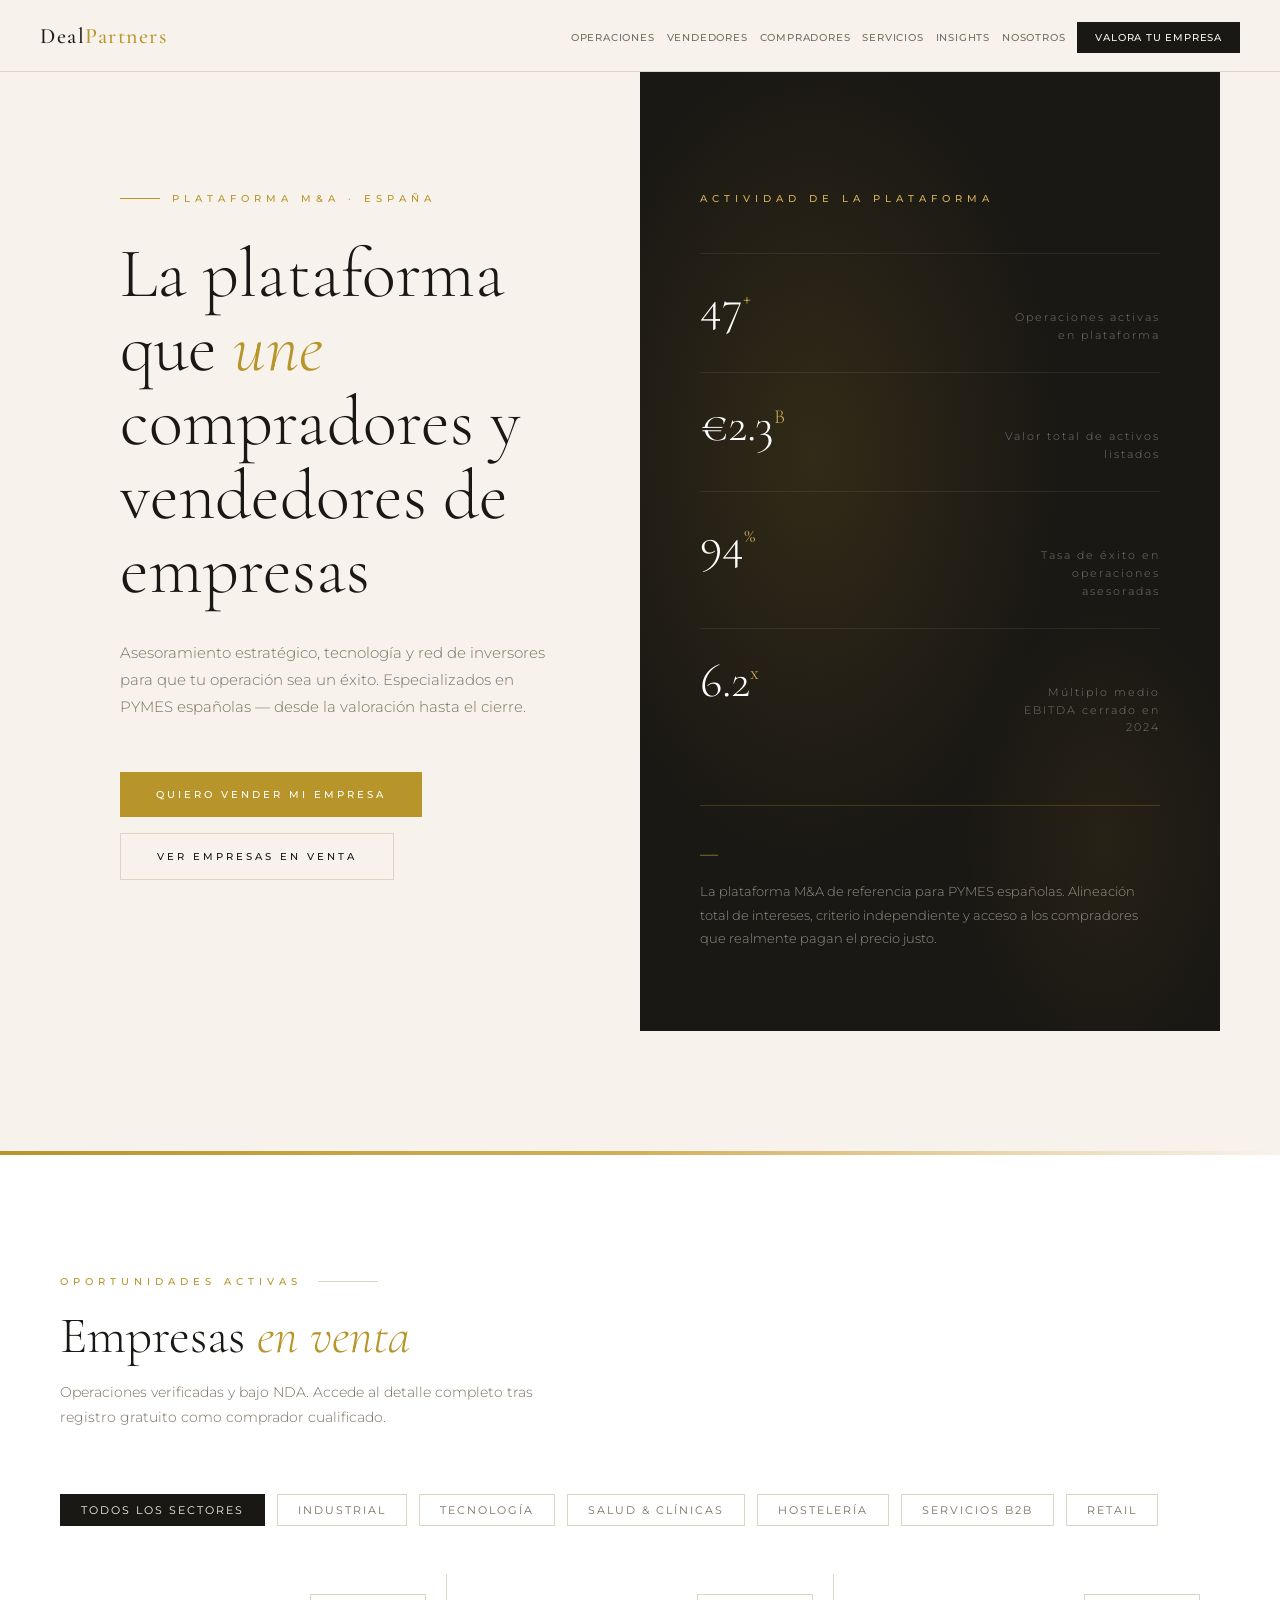
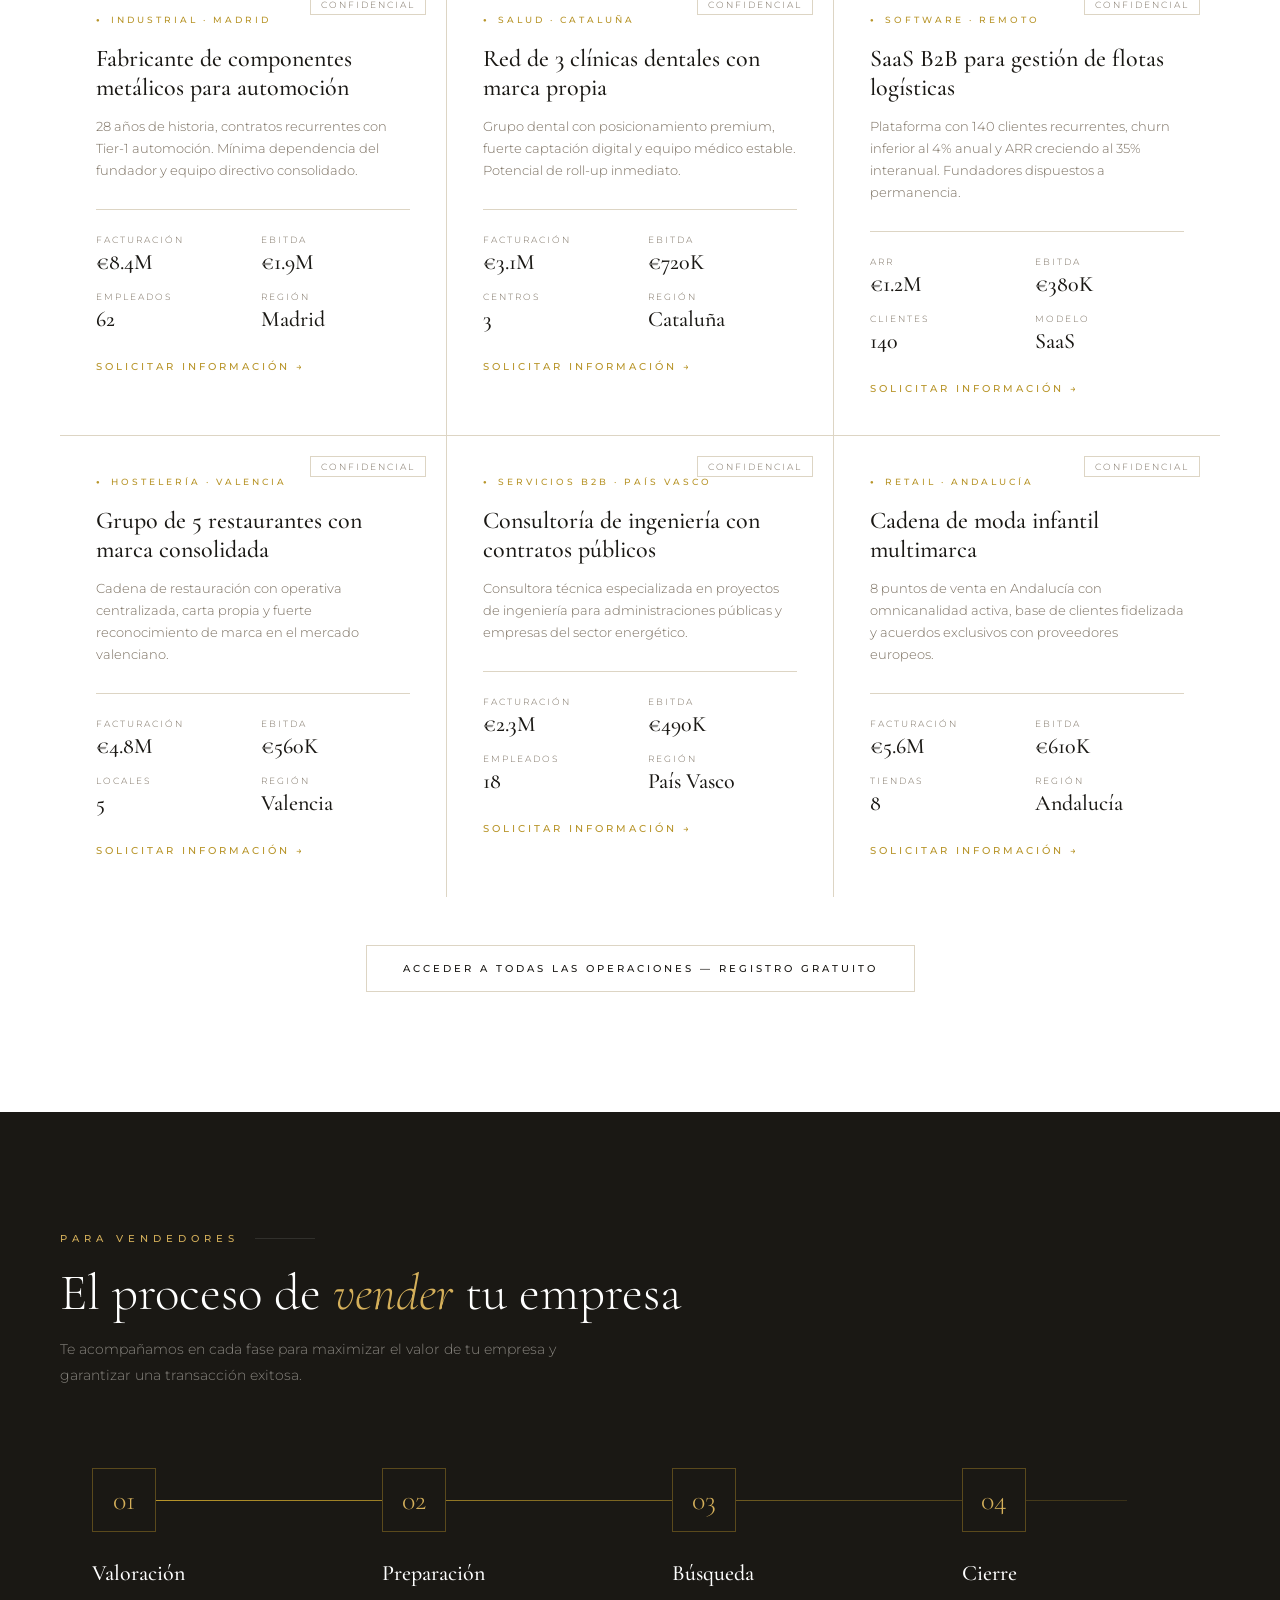
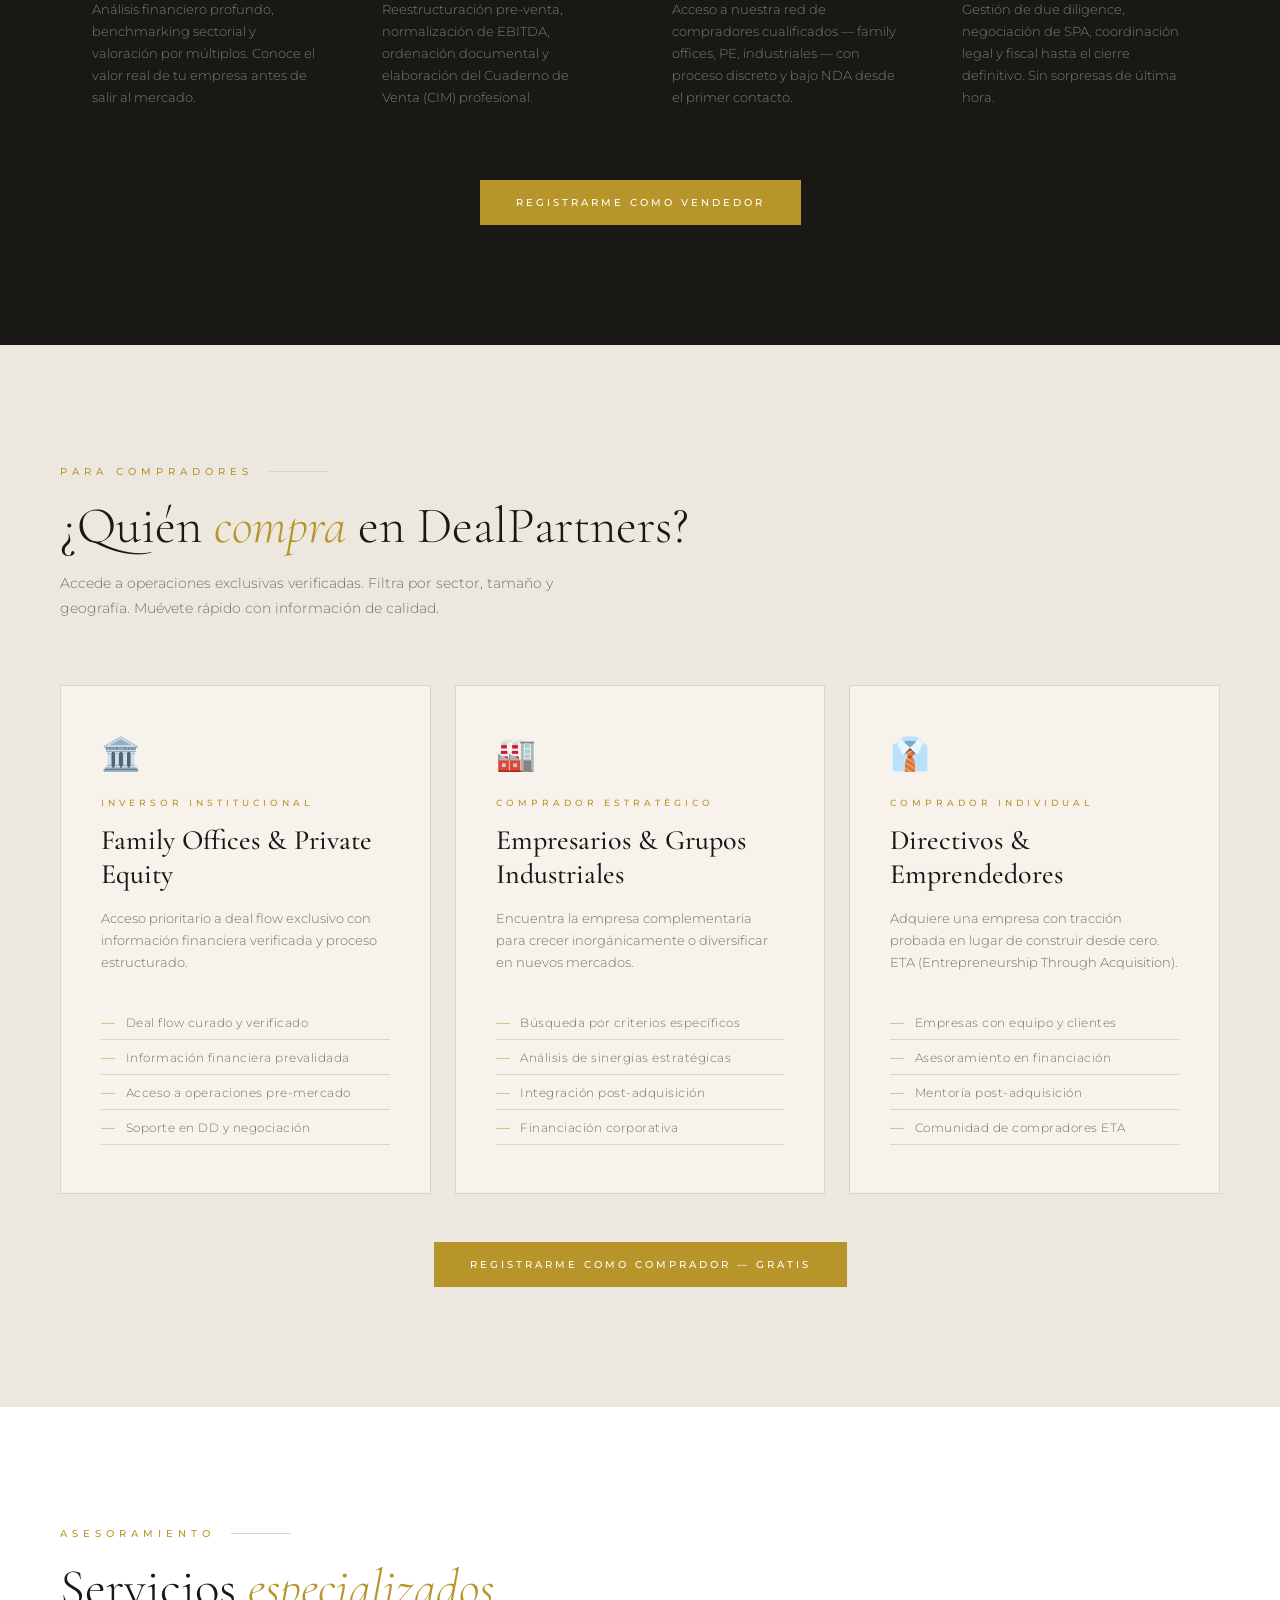
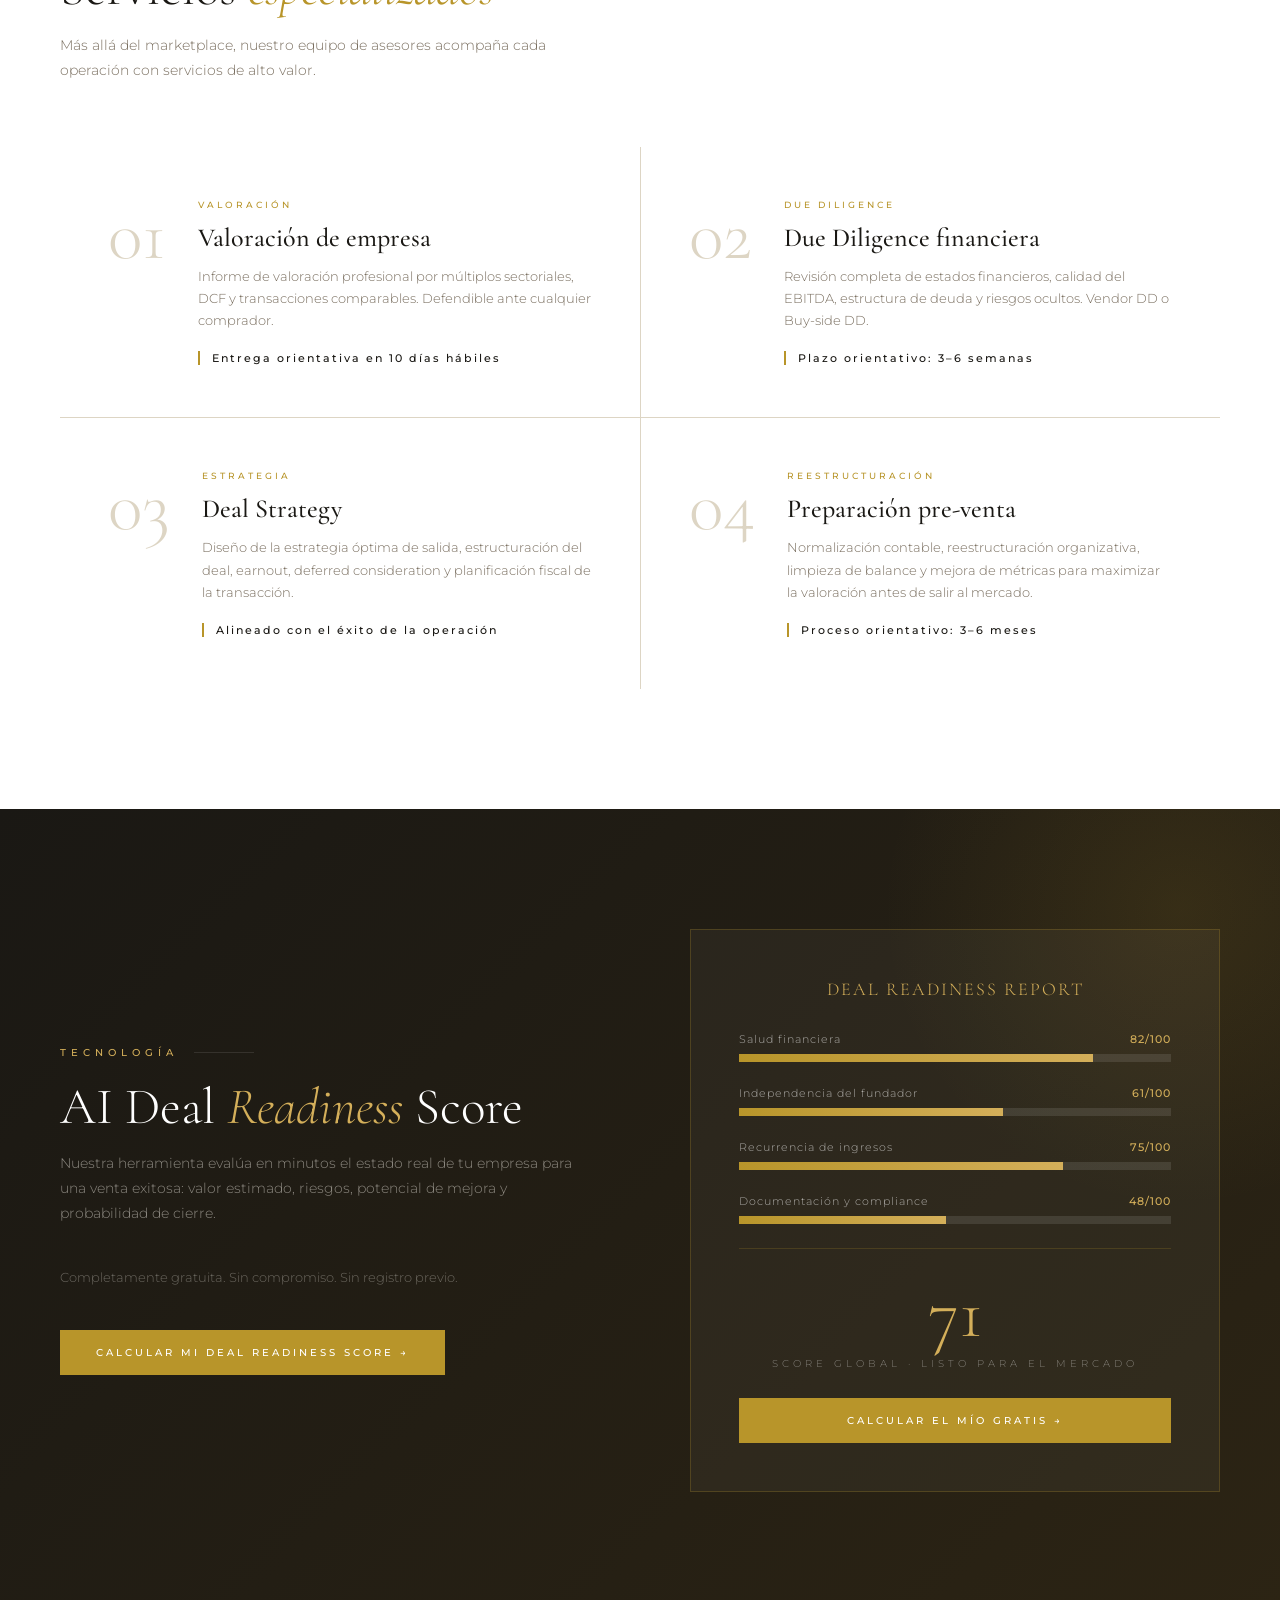
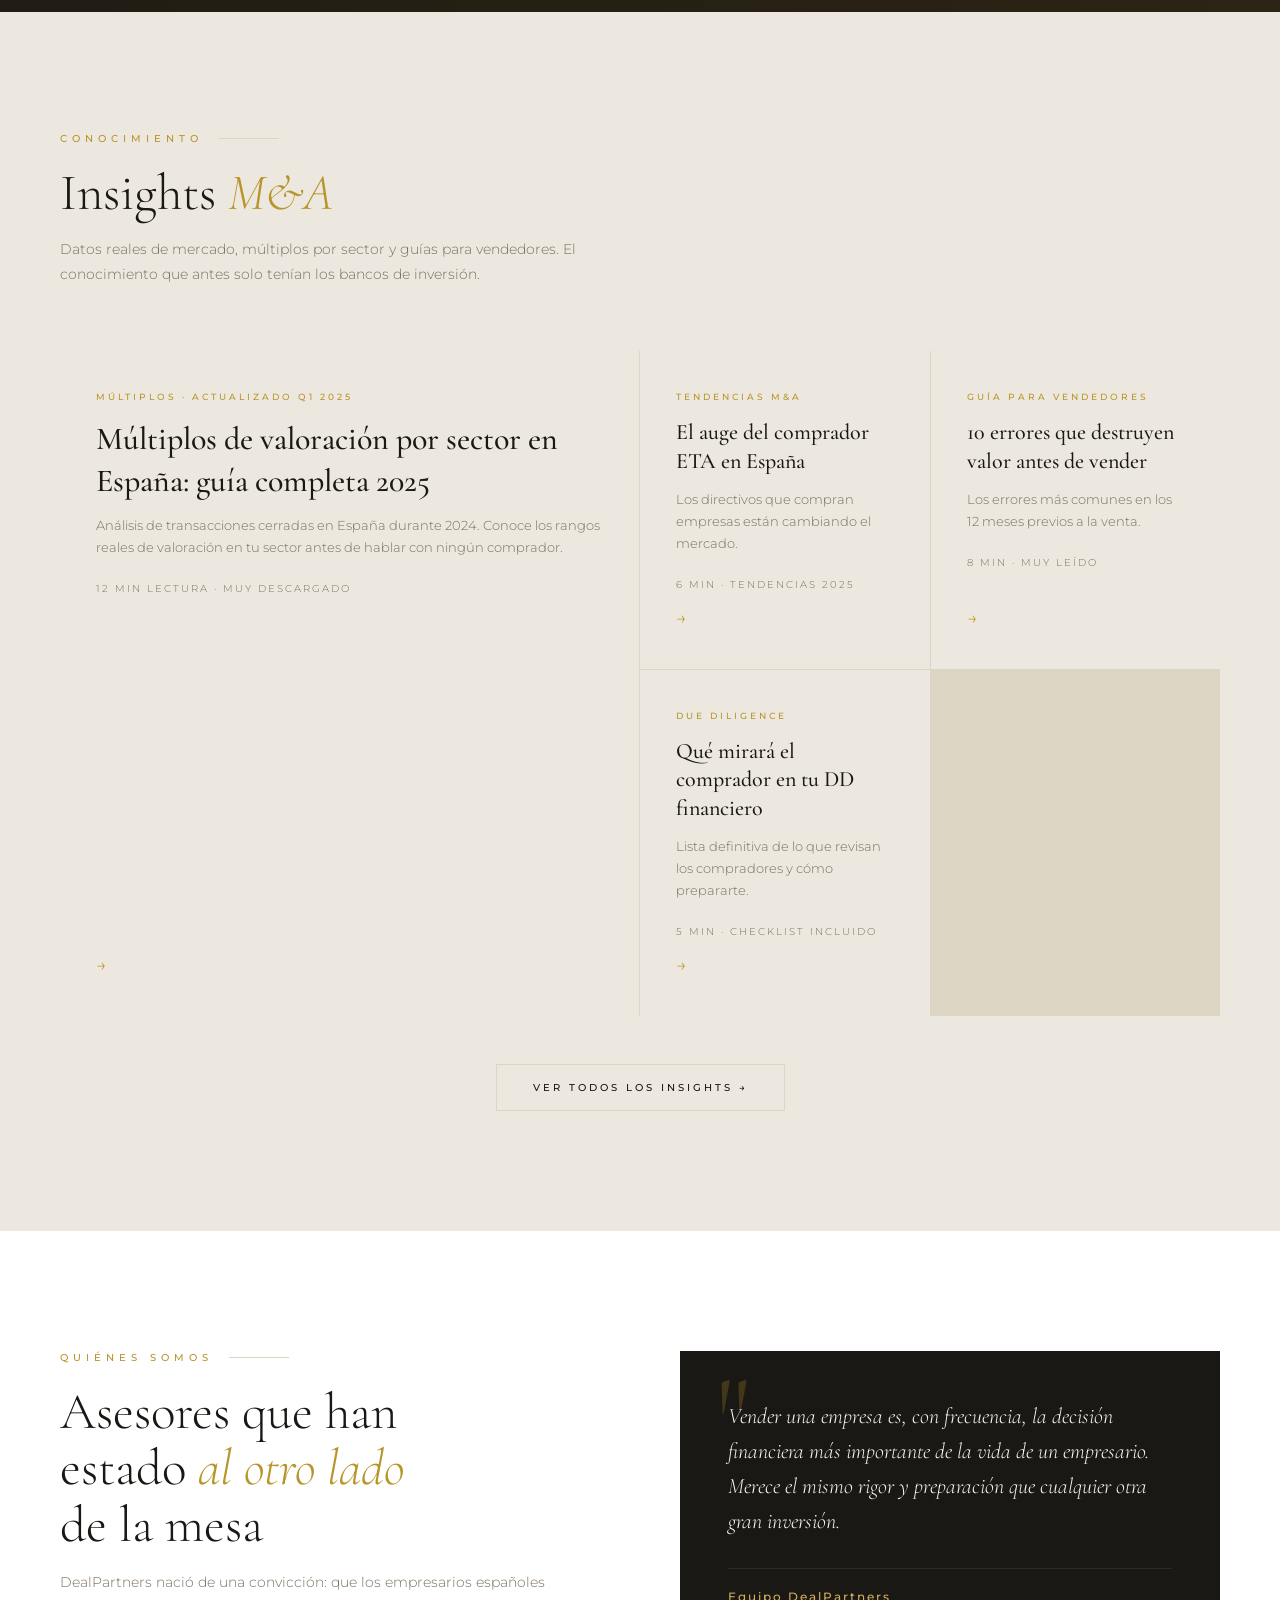
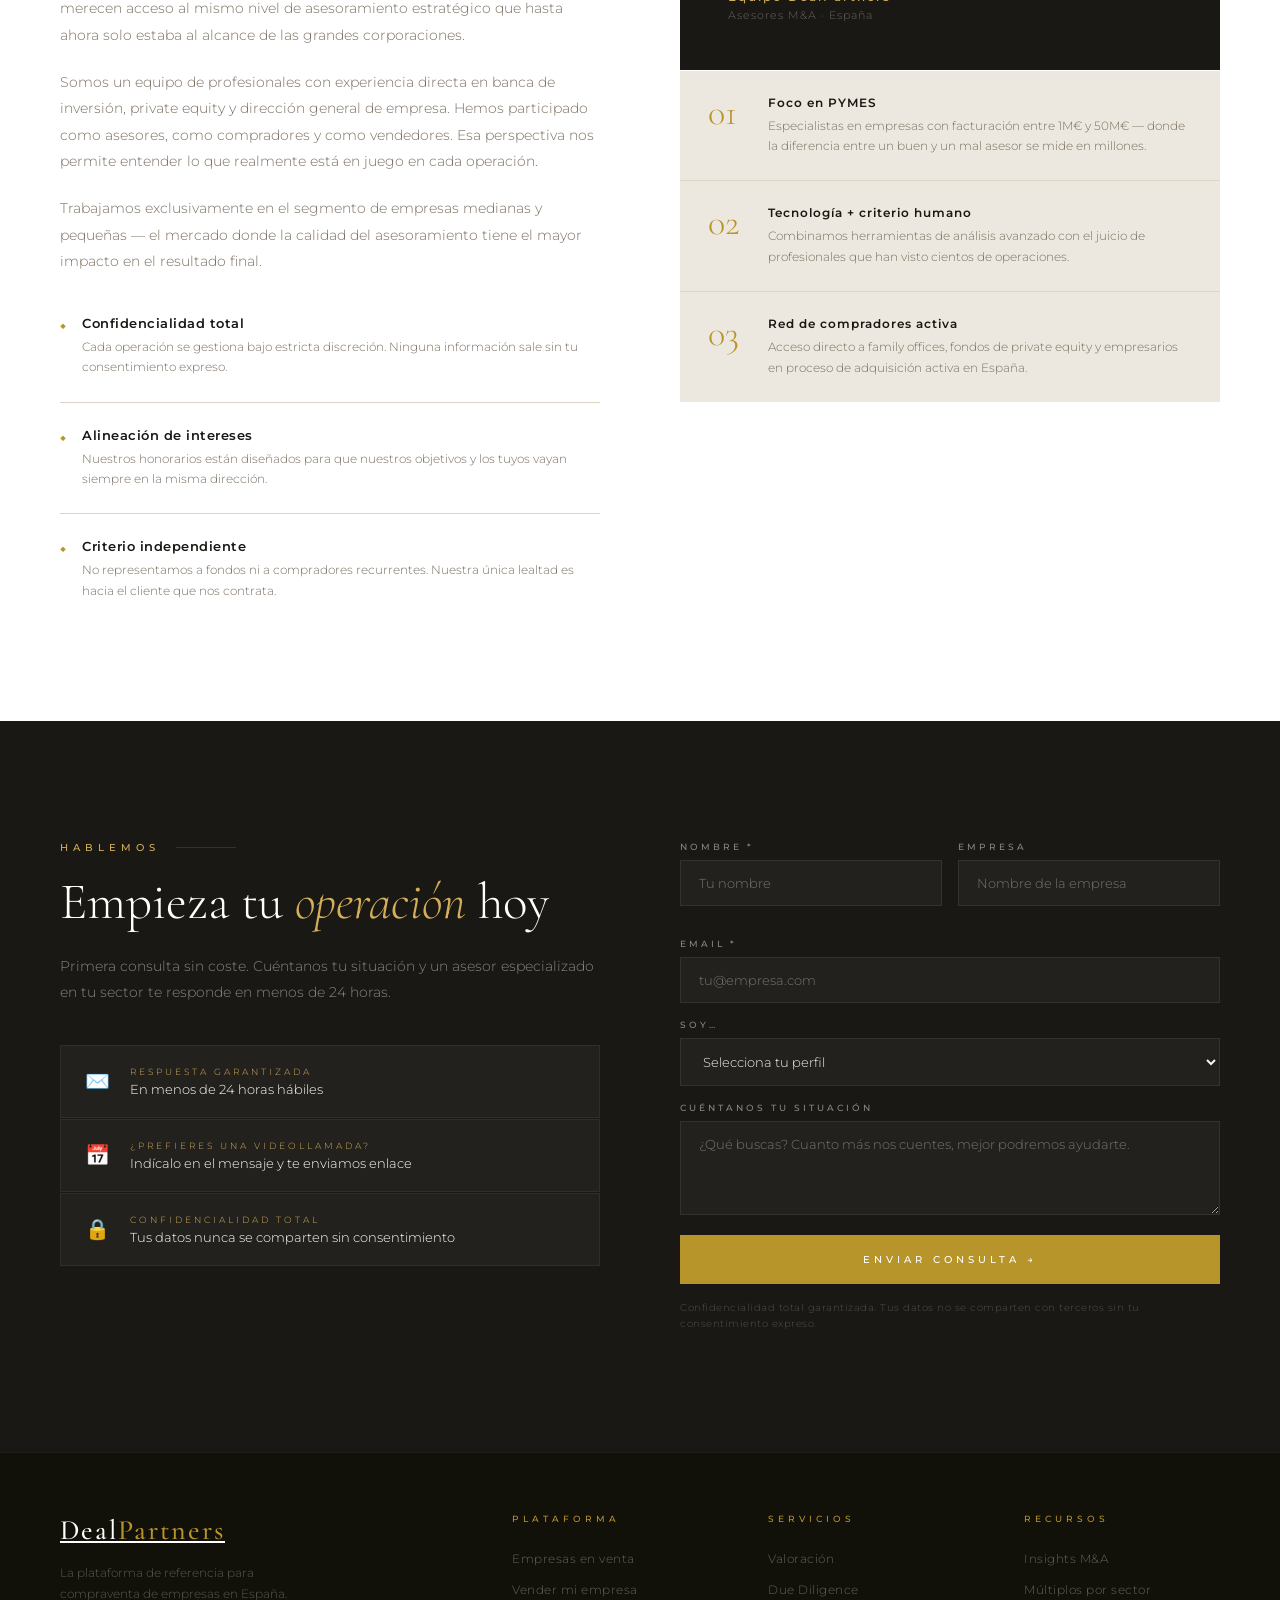
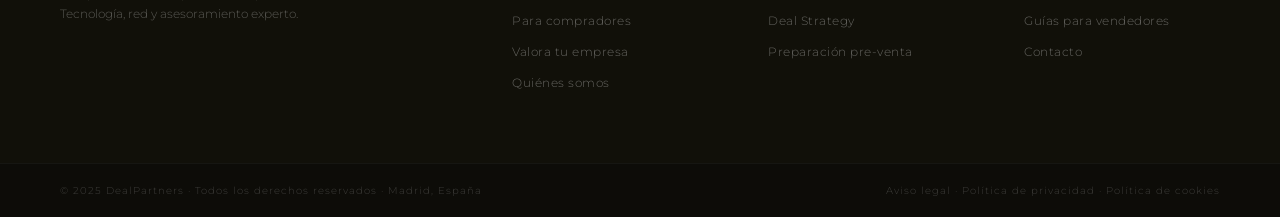
<file: index.html>
<!DOCTYPE html>
<html lang="es">
<head>
  <meta charset="UTF-8">
  <meta name="viewport" content="width=device-width, initial-scale=1.0">
  <title>DealPartners — Plataforma M&A para empresas españolas</title>
  <meta name="description" content="La plataforma que conecta compradores y vendedores de empresas con asesoramiento estratégico. Deal Strategy, Valoración, Due Diligence y más.">
  <link rel="stylesheet" href="style.css">
</head>
<body>

<nav id="navbar">
  <a href="index.html" class="nav-logo">Deal<span>Partners</span></a>
  <ul class="nav-links">
    <li><a href="#marketplace">Operaciones</a></li>
    <li><a href="#vender">Vendedores</a></li>
    <li><a href="#comprar">Compradores</a></li>
    <li><a href="#servicios">Servicios</a></li>
    <li><a href="#insights">Insights</a></li>
    <li><a href="#nosotros">Nosotros</a></li>
    <li><a href="deal-readiness-score.html" class="nav-cta">Valora tu empresa</a></li>
  </ul>
</nav>

<section class="hero">
  <div class="hero-left">
    <div class="hero-eyebrow">Plataforma M&A · España</div>
    <h1>La plataforma que <em>une</em> compradores y vendedores de empresas</h1>
    <p class="hero-sub">Asesoramiento estratégico, tecnología y red de inversores para que tu operación sea un éxito. Especializados en PYMES españolas — desde la valoración hasta el cierre.</p>
    <div class="hero-actions">
      <a href="registro.html" class="btn-gold">Quiero vender mi empresa</a>
      <a href="#marketplace" class="btn-outline">Ver empresas en venta</a>
    </div>
  </div>
  <div class="hero-right">
    <div class="hero-stats">
      <div class="hero-stats-title">Actividad de la plataforma</div>
      <div class="stat-row">
        <div class="stat-num">47<sup>+</sup></div>
        <div class="stat-label">Operaciones activas en plataforma</div>
      </div>
      <div class="stat-row">
        <div class="stat-num">€2.3<sup>B</sup></div>
        <div class="stat-label">Valor total de activos listados</div>
      </div>
      <div class="stat-row">
        <div class="stat-num">94<sup>%</sup></div>
        <div class="stat-label">Tasa de éxito en operaciones asesoradas</div>
      </div>
      <div class="stat-row">
        <div class="stat-num">6.2<sup>x</sup></div>
        <div class="stat-label">Múltiplo medio EBITDA cerrado en 2024</div>
      </div>
      <div class="hero-claim">
        <span class="hero-claim-mark">—</span>
        La plataforma M&A de referencia para PYMES españolas. Alineación total de intereses, criterio independiente y acceso a los compradores que realmente pagan el precio justo.
      </div>
    </div>
  </div>
</section>

<div class="divider-gold"></div>

<!-- MARKETPLACE -->
<section class="marketplace" id="marketplace">
  <div class="reveal">
    <div class="section-label">Oportunidades activas</div>
    <h2 class="section-title">Empresas <em>en venta</em></h2>
    <p class="section-sub">Operaciones verificadas y bajo NDA. Accede al detalle completo tras registro gratuito como comprador cualificado.</p>
  </div>

  <div class="filters reveal">
    <button class="filter-btn active" data-filter="all">Todos los sectores</button>
    <button class="filter-btn" data-filter="industrial">Industrial</button>
    <button class="filter-btn" data-filter="tecnologia">Tecnología</button>
    <button class="filter-btn" data-filter="salud">Salud &amp; Clínicas</button>
    <button class="filter-btn" data-filter="hosteleria">Hostelería</button>
    <button class="filter-btn" data-filter="servicios-b2b">Servicios B2B</button>
    <button class="filter-btn" data-filter="retail">Retail</button>
  </div>

  <div class="listings-grid" id="listingsGrid">
    <div class="listing-card" data-sector="industrial">
      <div class="listing-confidential">Confidencial</div>
      <div class="listing-tag">Industrial · Madrid</div>
      <div class="listing-name">Fabricante de componentes metálicos para automoción</div>
      <p class="listing-desc">28 años de historia, contratos recurrentes con Tier-1 automoción. Mínima dependencia del fundador y equipo directivo consolidado.</p>
      <div class="listing-metrics">
        <div><div class="metric-label">Facturación</div><div class="metric-val">€8.4M</div></div>
        <div><div class="metric-label">EBITDA</div><div class="metric-val">€1.9M</div></div>
        <div><div class="metric-label">Empleados</div><div class="metric-val">62</div></div>
        <div><div class="metric-label">Región</div><div class="metric-val">Madrid</div></div>
      </div>
      <a href="#contacto" class="listing-link">Solicitar información →</a>
    </div>

    <div class="listing-card" data-sector="salud">
      <div class="listing-confidential">Confidencial</div>
      <div class="listing-tag">Salud · Cataluña</div>
      <div class="listing-name">Red de 3 clínicas dentales con marca propia</div>
      <p class="listing-desc">Grupo dental con posicionamiento premium, fuerte captación digital y equipo médico estable. Potencial de roll-up inmediato.</p>
      <div class="listing-metrics">
        <div><div class="metric-label">Facturación</div><div class="metric-val">€3.1M</div></div>
        <div><div class="metric-label">EBITDA</div><div class="metric-val">€720K</div></div>
        <div><div class="metric-label">Centros</div><div class="metric-val">3</div></div>
        <div><div class="metric-label">Región</div><div class="metric-val">Cataluña</div></div>
      </div>
      <a href="#contacto" class="listing-link">Solicitar información →</a>
    </div>

    <div class="listing-card" data-sector="tecnologia">
      <div class="listing-confidential">Confidencial</div>
      <div class="listing-tag">Software · Remoto</div>
      <div class="listing-name">SaaS B2B para gestión de flotas logísticas</div>
      <p class="listing-desc">Plataforma con 140 clientes recurrentes, churn inferior al 4% anual y ARR creciendo al 35% interanual. Fundadores dispuestos a permanencia.</p>
      <div class="listing-metrics">
        <div><div class="metric-label">ARR</div><div class="metric-val">€1.2M</div></div>
        <div><div class="metric-label">EBITDA</div><div class="metric-val">€380K</div></div>
        <div><div class="metric-label">Clientes</div><div class="metric-val">140</div></div>
        <div><div class="metric-label">Modelo</div><div class="metric-val">SaaS</div></div>
      </div>
      <a href="#contacto" class="listing-link">Solicitar información →</a>
    </div>

    <div class="listing-card" data-sector="hosteleria">
      <div class="listing-confidential">Confidencial</div>
      <div class="listing-tag">Hostelería · Valencia</div>
      <div class="listing-name">Grupo de 5 restaurantes con marca consolidada</div>
      <p class="listing-desc">Cadena de restauración con operativa centralizada, carta propia y fuerte reconocimiento de marca en el mercado valenciano.</p>
      <div class="listing-metrics">
        <div><div class="metric-label">Facturación</div><div class="metric-val">€4.8M</div></div>
        <div><div class="metric-label">EBITDA</div><div class="metric-val">€560K</div></div>
        <div><div class="metric-label">Locales</div><div class="metric-val">5</div></div>
        <div><div class="metric-label">Región</div><div class="metric-val">Valencia</div></div>
      </div>
      <a href="#contacto" class="listing-link">Solicitar información →</a>
    </div>

    <div class="listing-card" data-sector="servicios-b2b">
      <div class="listing-confidential">Confidencial</div>
      <div class="listing-tag">Servicios B2B · País Vasco</div>
      <div class="listing-name">Consultoría de ingeniería con contratos públicos</div>
      <p class="listing-desc">Consultora técnica especializada en proyectos de ingeniería para administraciones públicas y empresas del sector energético.</p>
      <div class="listing-metrics">
        <div><div class="metric-label">Facturación</div><div class="metric-val">€2.3M</div></div>
        <div><div class="metric-label">EBITDA</div><div class="metric-val">€490K</div></div>
        <div><div class="metric-label">Empleados</div><div class="metric-val">18</div></div>
        <div><div class="metric-label">Región</div><div class="metric-val">País Vasco</div></div>
      </div>
      <a href="#contacto" class="listing-link">Solicitar información →</a>
    </div>

    <div class="listing-card" data-sector="retail">
      <div class="listing-confidential">Confidencial</div>
      <div class="listing-tag">Retail · Andalucía</div>
      <div class="listing-name">Cadena de moda infantil multimarca</div>
      <p class="listing-desc">8 puntos de venta en Andalucía con omnicanalidad activa, base de clientes fidelizada y acuerdos exclusivos con proveedores europeos.</p>
      <div class="listing-metrics">
        <div><div class="metric-label">Facturación</div><div class="metric-val">€5.6M</div></div>
        <div><div class="metric-label">EBITDA</div><div class="metric-val">€610K</div></div>
        <div><div class="metric-label">Tiendas</div><div class="metric-val">8</div></div>
        <div><div class="metric-label">Región</div><div class="metric-val">Andalucía</div></div>
      </div>
      <a href="#contacto" class="listing-link">Solicitar información →</a>
    </div>

    <div class="listing-empty" id="listingEmpty" style="display:none;">
      <div class="listing-empty-icon">🔍</div>
      <div class="listing-empty-title">Sin operaciones activas en este sector</div>
      <p>Estamos incorporando nuevas oportunidades continuamente. Déjanos tu perfil y te avisamos.</p>
      <a href="#contacto" class="btn-outline" style="margin-top:20px;display:inline-block;">Recibir alertas</a>
    </div>
  </div>

  <div style="text-align:center;margin-top:48px;" class="reveal">
    <a href="registro.html" class="btn-outline">Acceder a todas las operaciones — Registro gratuito</a>
  </div>
</section>

<!-- VENDER -->
<section class="sell" id="vender">
  <div class="reveal">
    <div class="section-label">Para vendedores</div>
    <h2 class="section-title" style="color:var(--white)">El proceso de <em>vender</em> tu empresa</h2>
    <p class="section-sub">Te acompañamos en cada fase para maximizar el valor de tu empresa y garantizar una transacción exitosa.</p>
  </div>
  <div class="process-steps reveal">
    <div class="process-line"></div>
    <div class="process-step">
      <div class="step-number">01</div>
      <div class="step-title">Valoración</div>
      <p class="step-desc">Análisis financiero profundo, benchmarking sectorial y valoración por múltiplos. Conoce el valor real de tu empresa antes de salir al mercado.</p>
    </div>
    <div class="process-step">
      <div class="step-number">02</div>
      <div class="step-title">Preparación</div>
      <p class="step-desc">Reestructuración pre-venta, normalización de EBITDA, ordenación documental y elaboración del Cuaderno de Venta (CIM) profesional.</p>
    </div>
    <div class="process-step">
      <div class="step-number">03</div>
      <div class="step-title">Búsqueda</div>
      <p class="step-desc">Acceso a nuestra red de compradores cualificados — family offices, PE, industriales — con proceso discreto y bajo NDA desde el primer contacto.</p>
    </div>
    <div class="process-step">
      <div class="step-number">04</div>
      <div class="step-title">Cierre</div>
      <p class="step-desc">Gestión de due diligence, negociación de SPA, coordinación legal y fiscal hasta el cierre definitivo. Sin sorpresas de última hora.</p>
    </div>
  </div>
  <div style="margin-top:72px;text-align:center;" class="reveal">
    <a href="registro.html?tipo=vendedor" class="btn-gold">Registrarme como vendedor</a>
  </div>
</section>

<!-- COMPRAR -->
<section class="buy" id="comprar">
  <div class="reveal">
    <div class="section-label">Para compradores</div>
    <h2 class="section-title">¿Quién <em>compra</em> en DealPartners?</h2>
    <p class="section-sub">Accede a operaciones exclusivas verificadas. Filtra por sector, tamaño y geografía. Muévete rápido con información de calidad.</p>
  </div>
  <div class="buyer-types reveal">
    <div class="buyer-card">
      <span class="buyer-icon">🏛️</span>
      <div class="buyer-type-label">Inversor institucional</div>
      <div class="buyer-name">Family Offices &amp; Private Equity</div>
      <p class="buyer-desc">Acceso prioritario a deal flow exclusivo con información financiera verificada y proceso estructurado.</p>
      <ul class="buyer-features">
        <li>Deal flow curado y verificado</li>
        <li>Información financiera prevalidada</li>
        <li>Acceso a operaciones pre-mercado</li>
        <li>Soporte en DD y negociación</li>
      </ul>
    </div>
    <div class="buyer-card">
      <span class="buyer-icon">🏭</span>
      <div class="buyer-type-label">Comprador estratégico</div>
      <div class="buyer-name">Empresarios &amp; Grupos Industriales</div>
      <p class="buyer-desc">Encuentra la empresa complementaria para crecer inorgánicamente o diversificar en nuevos mercados.</p>
      <ul class="buyer-features">
        <li>Búsqueda por criterios específicos</li>
        <li>Análisis de sinergias estratégicas</li>
        <li>Integración post-adquisición</li>
        <li>Financiación corporativa</li>
      </ul>
    </div>
    <div class="buyer-card">
      <span class="buyer-icon">👔</span>
      <div class="buyer-type-label">Comprador individual</div>
      <div class="buyer-name">Directivos &amp; Emprendedores</div>
      <p class="buyer-desc">Adquiere una empresa con tracción probada en lugar de construir desde cero. ETA (Entrepreneurship Through Acquisition).</p>
      <ul class="buyer-features">
        <li>Empresas con equipo y clientes</li>
        <li>Asesoramiento en financiación</li>
        <li>Mentoría post-adquisición</li>
        <li>Comunidad de compradores ETA</li>
      </ul>
    </div>
  </div>
  <div style="text-align:center;margin-top:48px;" class="reveal">
    <a href="registro.html?tipo=comprador" class="btn-gold">Registrarme como comprador — Gratis</a>
  </div>
</section>

<!-- SERVICIOS — sin precios, solo tiempos orientativos -->
<section class="services-section" id="servicios">
  <div class="reveal">
    <div class="section-label">Asesoramiento</div>
    <h2 class="section-title">Servicios <em>especializados</em></h2>
    <p class="section-sub">Más allá del marketplace, nuestro equipo de asesores acompaña cada operación con servicios de alto valor.</p>
  </div>
  <div class="services-grid reveal">
    <div class="service-item">
      <div class="service-num-big">01</div>
      <div class="service-content">
        <div class="service-badge">Valoración</div>
        <div class="service-title">Valoración de empresa</div>
        <p class="service-desc">Informe de valoración profesional por múltiplos sectoriales, DCF y transacciones comparables. Defendible ante cualquier comprador.</p>
        <div class="service-price-tag">Entrega orientativa en 10 días hábiles</div>
      </div>
    </div>
    <div class="service-item">
      <div class="service-num-big">02</div>
      <div class="service-content">
        <div class="service-badge">Due Diligence</div>
        <div class="service-title">Due Diligence financiera</div>
        <p class="service-desc">Revisión completa de estados financieros, calidad del EBITDA, estructura de deuda y riesgos ocultos. Vendor DD o Buy-side DD.</p>
        <div class="service-price-tag">Plazo orientativo: 3–6 semanas</div>
      </div>
    </div>
    <div class="service-item">
      <div class="service-num-big">03</div>
      <div class="service-content">
        <div class="service-badge">Estrategia</div>
        <div class="service-title">Deal Strategy</div>
        <p class="service-desc">Diseño de la estrategia óptima de salida, estructuración del deal, earnout, deferred consideration y planificación fiscal de la transacción.</p>
        <div class="service-price-tag">Alineado con el éxito de la operación</div>
      </div>
    </div>
    <div class="service-item">
      <div class="service-num-big">04</div>
      <div class="service-content">
        <div class="service-badge">Reestructuración</div>
        <div class="service-title">Preparación pre-venta</div>
        <p class="service-desc">Normalización contable, reestructuración organizativa, limpieza de balance y mejora de métricas para maximizar la valoración antes de salir al mercado.</p>
        <div class="service-price-tag">Proceso orientativo: 3–6 meses</div>
      </div>
    </div>
  </div>
</section>

<!-- AI SCORE -->
<section class="ai-score">
  <div class="ai-score-inner">
    <div class="reveal">
      <div class="section-label">Tecnología</div>
      <h2 class="section-title">AI Deal <em>Readiness</em> Score</h2>
      <p class="section-sub">Nuestra herramienta evalúa en minutos el estado real de tu empresa para una venta exitosa: valor estimado, riesgos, potencial de mejora y probabilidad de cierre.</p>
      <p style="font-size:13px;color:rgba(247,243,236,0.35);line-height:1.8;margin-bottom:40px;">Completamente gratuita. Sin compromiso. Sin registro previo.</p>
      <a href="deal-readiness-score.html" class="btn-gold">Calcular mi Deal Readiness Score →</a>
    </div>
    <div class="score-widget reveal reveal-delay-2">
      <div class="score-widget-title">Deal Readiness Report</div>
      <div class="score-row">
        <div class="score-row-header"><span class="score-row-label">Salud financiera</span><span class="score-row-val">82/100</span></div>
        <div class="score-meter"><div class="score-meter-fill" style="width:82%"></div></div>
      </div>
      <div class="score-row">
        <div class="score-row-header"><span class="score-row-label">Independencia del fundador</span><span class="score-row-val">61/100</span></div>
        <div class="score-meter"><div class="score-meter-fill" style="width:61%"></div></div>
      </div>
      <div class="score-row">
        <div class="score-row-header"><span class="score-row-label">Recurrencia de ingresos</span><span class="score-row-val">75/100</span></div>
        <div class="score-meter"><div class="score-meter-fill" style="width:75%"></div></div>
      </div>
      <div class="score-row">
        <div class="score-row-header"><span class="score-row-label">Documentación y compliance</span><span class="score-row-val">48/100</span></div>
        <div class="score-meter"><div class="score-meter-fill" style="width:48%"></div></div>
      </div>
      <div class="score-total">
        <div class="score-total-num">71</div>
        <div class="score-total-label">Score global · Listo para el mercado</div>
      </div>
      <a href="deal-readiness-score.html" class="score-cta" style="display:block;text-align:center;text-decoration:none;">Calcular el mío gratis →</a>
    </div>
  </div>
</section>

<!-- INSIGHTS — con links reales a insight-article.html -->
<section class="insights" id="insights">
  <div class="reveal">
    <div class="section-label">Conocimiento</div>
    <h2 class="section-title">Insights <em>M&A</em></h2>
    <p class="section-sub">Datos reales de mercado, múltiplos por sector y guías para vendedores. El conocimiento que antes solo tenían los bancos de inversión.</p>
  </div>
  <div class="insights-grid reveal">
    <a href="insight-article.html?id=multiplos-2025" class="insight-card featured">
      <div class="insight-cat">Múltiplos · Actualizado Q1 2025</div>
      <div class="insight-title">Múltiplos de valoración por sector en España: guía completa 2025</div>
      <p class="insight-excerpt">Análisis de transacciones cerradas en España durante 2024. Conoce los rangos reales de valoración en tu sector antes de hablar con ningún comprador.</p>
      <div class="insight-meta">12 min lectura · Muy descargado</div>
      <div class="insight-arrow">→</div>
    </a>
    <a href="insight-article.html?id=eta-espana" class="insight-card">
      <div class="insight-cat">Tendencias M&A</div>
      <div class="insight-title">El auge del comprador ETA en España</div>
      <p class="insight-excerpt">Los directivos que compran empresas están cambiando el mercado.</p>
      <div class="insight-meta">6 min · Tendencias 2025</div>
      <div class="insight-arrow">→</div>
    </a>
    <a href="insight-article.html?id=errores-venta" class="insight-card">
      <div class="insight-cat">Guía para vendedores</div>
      <div class="insight-title">10 errores que destruyen valor antes de vender</div>
      <p class="insight-excerpt">Los errores más comunes en los 12 meses previos a la venta.</p>
      <div class="insight-meta">8 min · Muy leído</div>
      <div class="insight-arrow">→</div>
    </a>
    <a href="insight-article.html?id=dd-financiero" class="insight-card">
      <div class="insight-cat">Due Diligence</div>
      <div class="insight-title">Qué mirará el comprador en tu DD financiero</div>
      <p class="insight-excerpt">Lista definitiva de lo que revisan los compradores y cómo prepararte.</p>
      <div class="insight-meta">5 min · Checklist incluido</div>
      <div class="insight-arrow">→</div>
    </a>
  </div>
  <div style="text-align:center;margin-top:48px;" class="reveal">
    <a href="insight-article.html" class="btn-outline">Ver todos los insights →</a>
  </div>
</section>

<!-- NOSOTROS — pillars con layout corregido -->
<section class="nosotros" id="nosotros">
  <div class="nosotros-inner">
    <div class="nosotros-left reveal">
      <div class="section-label">Quiénes somos</div>
      <h2 class="section-title">Asesores que han<br>estado <em>al otro lado</em><br>de la mesa</h2>
      <p class="nosotros-text">DealPartners nació de una convicción: que los empresarios españoles merecen acceso al mismo nivel de asesoramiento estratégico que hasta ahora solo estaba al alcance de las grandes corporaciones.</p>
      <p class="nosotros-text">Somos un equipo de profesionales con experiencia directa en banca de inversión, private equity y dirección general de empresa. Hemos participado como asesores, como compradores y como vendedores. Esa perspectiva nos permite entender lo que realmente está en juego en cada operación.</p>
      <p class="nosotros-text">Trabajamos exclusivamente en el segmento de empresas medianas y pequeñas — el mercado donde la calidad del asesoramiento tiene el mayor impacto en el resultado final.</p>
      <div class="nosotros-values">
        <div class="value-item">
          <div class="value-icon">◆</div>
          <div>
            <div class="value-name">Confidencialidad total</div>
            <div class="value-desc">Cada operación se gestiona bajo estricta discreción. Ninguna información sale sin tu consentimiento expreso.</div>
          </div>
        </div>
        <div class="value-item">
          <div class="value-icon">◆</div>
          <div>
            <div class="value-name">Alineación de intereses</div>
            <div class="value-desc">Nuestros honorarios están diseñados para que nuestros objetivos y los tuyos vayan siempre en la misma dirección.</div>
          </div>
        </div>
        <div class="value-item">
          <div class="value-icon">◆</div>
          <div>
            <div class="value-name">Criterio independiente</div>
            <div class="value-desc">No representamos a fondos ni a compradores recurrentes. Nuestra única lealtad es hacia el cliente que nos contrata.</div>
          </div>
        </div>
      </div>
    </div>

    <div class="nosotros-right reveal reveal-delay-2">
      <div class="nosotros-quote-block">
        <div class="quote-mark">"</div>
        <blockquote>Vender una empresa es, con frecuencia, la decisión financiera más importante de la vida de un empresario. Merece el mismo rigor y preparación que cualquier otra gran inversión.</blockquote>
        <div class="quote-author">
          <div class="quote-author-name">Equipo DealPartners</div>
          <div class="quote-author-role">Asesores M&A · España</div>
        </div>
      </div>
      <div class="nosotros-pillars">
        <div class="pillar">
          <div class="pillar-num">01</div>
          <div class="pillar-body">
            <div class="pillar-label">Foco en PYMES</div>
            <div class="pillar-desc">Especialistas en empresas con facturación entre 1M€ y 50M€ — donde la diferencia entre un buen y un mal asesor se mide en millones.</div>
          </div>
        </div>
        <div class="pillar">
          <div class="pillar-num">02</div>
          <div class="pillar-body">
            <div class="pillar-label">Tecnología + criterio humano</div>
            <div class="pillar-desc">Combinamos herramientas de análisis avanzado con el juicio de profesionales que han visto cientos de operaciones.</div>
          </div>
        </div>
        <div class="pillar">
          <div class="pillar-num">03</div>
          <div class="pillar-body">
            <div class="pillar-label">Red de compradores activa</div>
            <div class="pillar-desc">Acceso directo a family offices, fondos de private equity y empresarios en proceso de adquisición activa en España.</div>
          </div>
        </div>
      </div>
    </div>
  </div>
</section>

<!-- CONTACTO — sin email ni teléfono, solo formulario -->
<section class="final-cta" id="contacto">
  <div class="cta-left reveal">
    <div class="section-label" style="color:var(--gold2)">Hablemos</div>
    <h2>Empieza tu <em>operación</em> hoy</h2>
    <p>Primera consulta sin coste. Cuéntanos tu situación y un asesor especializado en tu sector te responde en menos de 24 horas.</p>
    <div class="contact-options">
      <div class="contact-option contact-option--info">
        <span class="contact-option-icon">✉️</span>
        <div>
          <div class="contact-option-label">Respuesta garantizada</div>
          <div class="contact-option-val">En menos de 24 horas hábiles</div>
        </div>
      </div>
      <div class="contact-option contact-option--info">
        <span class="contact-option-icon">📅</span>
        <div>
          <div class="contact-option-label">¿Prefieres una videollamada?</div>
          <div class="contact-option-val">Indícalo en el mensaje y te enviamos enlace</div>
        </div>
      </div>
      <div class="contact-option contact-option--info">
        <span class="contact-option-icon">🔒</span>
        <div>
          <div class="contact-option-label">Confidencialidad total</div>
          <div class="contact-option-val">Tus datos nunca se comparten sin consentimiento</div>
        </div>
      </div>
    </div>
  </div>

  <div class="contact-form reveal reveal-delay-2">
    <form id="contactForm" action="https://formspree.io/f/mvzwoopr" method="POST" novalidate>
      <input type="hidden" name="_subject" value="Nueva consulta — DealPartners">
      <input type="hidden" name="_language" value="es">
      <div class="form-row">
        <div class="form-group">
          <label for="cf-nombre">Nombre *</label>
          <input id="cf-nombre" type="text" name="nombre" placeholder="Tu nombre" required>
        </div>
        <div class="form-group">
          <label for="cf-empresa">Empresa</label>
          <input id="cf-empresa" type="text" name="empresa" placeholder="Nombre de la empresa">
        </div>
      </div>
      <div class="form-group">
        <label for="cf-email">Email *</label>
        <input id="cf-email" type="email" name="email" placeholder="tu@empresa.com" required>
      </div>
      <div class="form-group">
        <label for="cf-perfil">Soy…</label>
        <select id="cf-perfil" name="perfil">
          <option value="">Selecciona tu perfil</option>
          <option>Empresario que quiere vender</option>
          <option>Inversor o comprador</option>
          <option>Broker o asesor M&A</option>
          <option>Otro</option>
        </select>
      </div>
      <div class="form-group">
        <label for="cf-mensaje">Cuéntanos tu situación</label>
        <textarea id="cf-mensaje" name="mensaje" rows="4" placeholder="¿Qué buscas? Cuanto más nos cuentes, mejor podremos ayudarte."></textarea>
      </div>
      <div id="formError" style="display:none;font-size:11px;color:#e57373;margin-bottom:12px;letter-spacing:0.5px;"></div>
      <button type="submit" class="form-submit" id="formSubmitBtn">Enviar consulta →</button>
      <div id="formSuccess" style="display:none;background:rgba(74,124,89,0.15);border:1px solid rgba(74,124,89,0.3);padding:20px;margin-top:16px;text-align:center;">
        <p style="font-size:13px;color:#81c784;letter-spacing:0.5px;">✓ Mensaje recibido — Te contactamos en menos de 24h</p>
      </div>
      <p style="font-size:10px;color:rgba(247,243,236,0.25);margin-top:16px;line-height:1.6;letter-spacing:0.5px;">Confidencialidad total garantizada. Tus datos no se comparten con terceros sin tu consentimiento expreso.</p>
    </form>
  </div>
</section>

<footer>
  <div class="footer-brand">
    <a href="index.html" class="footer-logo">Deal<span>Partners</span></a>
    <p class="footer-tagline">La plataforma de referencia para compraventa de empresas en España. Tecnología, red y asesoramiento experto.</p>
  </div>
  <div class="footer-col">
    <h4>Plataforma</h4>
    <ul>
      <li><a href="#marketplace">Empresas en venta</a></li>
      <li><a href="registro.html?tipo=vendedor">Vender mi empresa</a></li>
      <li><a href="registro.html?tipo=comprador">Para compradores</a></li>
      <li><a href="deal-readiness-score.html">Valora tu empresa</a></li>
      <li><a href="#nosotros">Quiénes somos</a></li>
    </ul>
  </div>
  <div class="footer-col">
    <h4>Servicios</h4>
    <ul>
      <li><a href="#servicios">Valoración</a></li>
      <li><a href="#servicios">Due Diligence</a></li>
      <li><a href="#servicios">Deal Strategy</a></li>
      <li><a href="#servicios">Preparación pre-venta</a></li>
    </ul>
  </div>
  <div class="footer-col">
    <h4>Recursos</h4>
    <ul>
      <li><a href="#insights">Insights M&A</a></li>
      <li><a href="insight-article.html?id=multiplos-2025">Múltiplos por sector</a></li>
      <li><a href="insight-article.html?id=errores-venta">Guías para vendedores</a></li>
      <li><a href="#contacto">Contacto</a></li>
    </ul>
  </div>
</footer>

<div class="footer-bottom">
  <p>© 2025 DealPartners · Todos los derechos reservados · Madrid, España</p>
  <p>Aviso legal · Política de privacidad · Política de cookies</p>
</div>

<script src="script.js"></script>
</body>
</html>
</file>
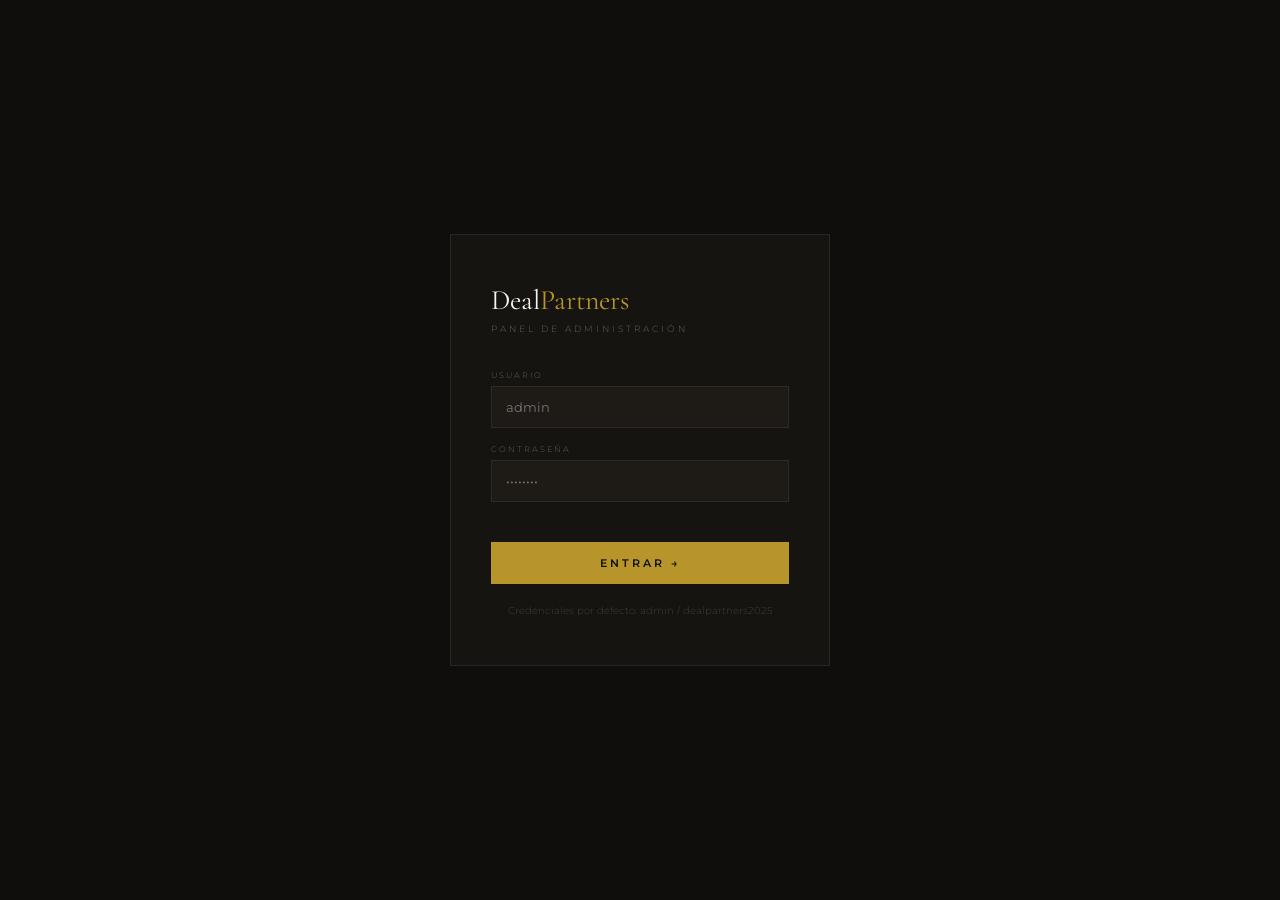
<file: admin.html>
<!DOCTYPE html>
<html lang="es">
<head>
  <meta charset="UTF-8">
  <meta name="viewport" content="width=device-width, initial-scale=1.0">
  <title>DealPartners · Admin</title>
  <link href="https://fonts.googleapis.com/css2?family=Cormorant+Garamond:ital,wght@0,300;0,400;0,500;0,600;1,300;1,400&family=Montserrat:wght@300;400;500;600;700&display=swap" rel="stylesheet">
  <style>
    :root {
      --bg:        #0f0e0c;
      --bg2:       #161410;
      --bg3:       #1e1b16;
      --bg4:       #252118;
      --border:    rgba(255,255,255,0.07);
      --border2:   rgba(184,149,42,0.25);
      --gold:      #b8952a;
      --gold2:     #d4af5a;
      --gold3:     #f0e0a8;
      --cream:     #f7f3ec;
      --muted:     rgba(247,243,236,0.35);
      --muted2:    rgba(247,243,236,0.18);
      --text:      rgba(247,243,236,0.85);
      --green:     #4caf7d;
      --red:       #e05555;
      --blue:      #5b8fd4;
      --sidebar-w: 220px;
    }
    *, *::before, *::after { box-sizing: border-box; margin: 0; padding: 0; }
    html, body { height: 100%; overflow: hidden; }
    body { background: var(--bg); color: var(--text); font-family: 'Montserrat', sans-serif; font-weight: 300; display: flex; }

    /* ── SIDEBAR ─────────────────────────────────────────────── */
    .sidebar {
      width: var(--sidebar-w); min-height: 100vh; flex-shrink: 0;
      background: var(--bg2); border-right: 1px solid var(--border);
      display: flex; flex-direction: column;
      position: fixed; left: 0; top: 0; bottom: 0; z-index: 100;
    }
    .sidebar-logo {
      padding: 24px 20px 20px;
      border-bottom: 1px solid var(--border);
    }
    .sidebar-logo-text {
      font-family: 'Cormorant Garamond', serif;
      font-size: 18px; font-weight: 500; letter-spacing: 1px; color: var(--cream);
    }
    .sidebar-logo-text span { color: var(--gold); }
    .sidebar-logo-sub {
      font-size: 8px; letter-spacing: 3px; text-transform: uppercase;
      color: var(--muted); margin-top: 4px;
    }
    .sidebar-nav { flex: 1; padding: 16px 0; overflow-y: auto; }
    .nav-section {
      font-size: 8px; letter-spacing: 3px; text-transform: uppercase;
      color: var(--muted2); padding: 16px 20px 6px; font-weight: 600;
    }
    .nav-item {
      display: flex; align-items: center; gap: 10px;
      padding: 10px 20px; cursor: pointer;
      font-size: 11px; letter-spacing: 0.5px; font-weight: 400;
      color: var(--muted); border-left: 2px solid transparent;
      transition: all 0.18s; text-decoration: none;
    }
    .nav-item:hover { color: var(--cream); background: rgba(255,255,255,0.03); }
    .nav-item.active { color: var(--gold2); border-left-color: var(--gold); background: rgba(184,149,42,0.06); }
    .nav-item .icon { width: 16px; text-align: center; font-size: 13px; }
    .nav-badge {
      margin-left: auto; background: var(--gold); color: #111;
      font-size: 9px; font-weight: 700; padding: 2px 6px; border-radius: 10px;
    }
    .sidebar-bottom {
      padding: 16px 20px; border-top: 1px solid var(--border);
      font-size: 10px; color: var(--muted2);
    }
    .logout-btn {
      display: block; margin-top: 8px; padding: 8px 12px;
      background: rgba(255,255,255,0.04); border: 1px solid var(--border);
      color: var(--muted); font-size: 10px; letter-spacing: 1px;
      text-transform: uppercase; cursor: pointer; text-align: center;
      font-family: 'Montserrat', sans-serif; width: 100%;
      transition: all 0.2s;
    }
    .logout-btn:hover { border-color: var(--red); color: var(--red); }

    /* ── MAIN ────────────────────────────────────────────────── */
    .main {
      margin-left: var(--sidebar-w); flex: 1; display: flex;
      flex-direction: column; height: 100vh; overflow: hidden;
    }
    .topbar {
      height: 56px; background: var(--bg2); border-bottom: 1px solid var(--border);
      display: flex; align-items: center; justify-content: space-between;
      padding: 0 32px; flex-shrink: 0;
    }
    .topbar-title {
      font-family: 'Cormorant Garamond', serif;
      font-size: 20px; font-weight: 400; color: var(--cream);
    }
    .topbar-title em { font-style: italic; color: var(--gold2); }
    .topbar-right { display: flex; align-items: center; gap: 16px; }
    .topbar-badge {
      font-size: 9px; letter-spacing: 2px; text-transform: uppercase;
      color: var(--gold); border: 1px solid var(--border2);
      padding: 4px 10px;
    }
    .content { flex: 1; overflow-y: auto; padding: 32px; }
    .content::-webkit-scrollbar { width: 4px; }
    .content::-webkit-scrollbar-thumb { background: var(--gold); }

    /* ── VIEWS ───────────────────────────────────────────────── */
    .view { display: none; }
    .view.active { display: block; }

    /* ── KPI GRID ────────────────────────────────────────────── */
    .kpi-grid { display: grid; grid-template-columns: repeat(4, 1fr); gap: 16px; margin-bottom: 32px; }
    .kpi-card {
      background: var(--bg3); border: 1px solid var(--border);
      padding: 20px 24px;
    }
    .kpi-label { font-size: 9px; letter-spacing: 2.5px; text-transform: uppercase; color: var(--muted); font-weight: 500; margin-bottom: 10px; }
    .kpi-val { font-family: 'Cormorant Garamond', serif; font-size: 36px; font-weight: 300; color: var(--cream); line-height: 1; }
    .kpi-val span { font-size: 16px; color: var(--gold2); }
    .kpi-delta { font-size: 10px; margin-top: 6px; }
    .kpi-delta.up { color: var(--green); }
    .kpi-delta.neutral { color: var(--muted); }

    /* ── 2-COL LAYOUT ────────────────────────────────────────── */
    .two-col { display: grid; grid-template-columns: 1fr 1fr; gap: 20px; margin-bottom: 24px; }
    .three-col { display: grid; grid-template-columns: 1fr 1fr 1fr; gap: 20px; margin-bottom: 24px; }

    /* ── PANEL ───────────────────────────────────────────────── */
    .panel {
      background: var(--bg3); border: 1px solid var(--border);
      margin-bottom: 20px;
    }
    .panel-head {
      padding: 16px 24px; border-bottom: 1px solid var(--border);
      display: flex; align-items: center; justify-content: space-between;
    }
    .panel-title {
      font-size: 10px; letter-spacing: 3px; text-transform: uppercase;
      color: var(--gold); font-weight: 500;
    }
    .panel-action {
      font-size: 9px; letter-spacing: 1px; text-transform: uppercase;
      color: var(--muted); cursor: pointer; border: 1px solid var(--border);
      padding: 4px 10px; background: transparent; font-family: 'Montserrat', sans-serif;
      transition: all 0.2s;
    }
    .panel-action:hover { color: var(--gold2); border-color: var(--border2); }
    .panel-body { padding: 24px; }

    /* ── TABLE ───────────────────────────────────────────────── */
    .dp-table { width: 100%; border-collapse: collapse; font-size: 12px; }
    .dp-table th {
      font-size: 8px; letter-spacing: 2px; text-transform: uppercase;
      color: var(--muted2); font-weight: 600; padding: 8px 12px;
      text-align: left; border-bottom: 1px solid var(--border);
    }
    .dp-table td {
      padding: 11px 12px; border-bottom: 1px solid rgba(255,255,255,0.04);
      color: var(--text); vertical-align: middle;
    }
    .dp-table tr:hover td { background: rgba(255,255,255,0.02); }
    .dp-table tr:last-child td { border-bottom: none; }

    /* ── TAGS ────────────────────────────────────────────────── */
    .tag {
      display: inline-block; font-size: 8px; letter-spacing: 1.5px;
      text-transform: uppercase; font-weight: 600; padding: 3px 8px;
    }
    .tag-gold    { background: rgba(184,149,42,0.15); color: var(--gold2); }
    .tag-green   { background: rgba(76,175,125,0.15); color: var(--green); }
    .tag-blue    { background: rgba(91,143,212,0.15); color: var(--blue); }
    .tag-red     { background: rgba(224,85,85,0.15);  color: var(--red); }
    .tag-muted   { background: rgba(255,255,255,0.06); color: var(--muted); }

    /* ── ACTIVITY FEED ───────────────────────────────────────── */
    .activity-item {
      display: flex; gap: 14px; padding: 12px 0;
      border-bottom: 1px solid rgba(255,255,255,0.04);
    }
    .activity-item:last-child { border-bottom: none; }
    .activity-dot {
      width: 8px; height: 8px; border-radius: 50%; margin-top: 4px; flex-shrink: 0;
    }
    .activity-text { font-size: 12px; color: var(--text); line-height: 1.5; }
    .activity-time { font-size: 10px; color: var(--muted); margin-top: 2px; }

    /* ── SPARKLINE ───────────────────────────────────────────── */
    .sparkline { height: 40px; display: flex; align-items: flex-end; gap: 3px; }
    .spark-bar {
      flex: 1; background: var(--border);
      border-radius: 1px; transition: background 0.2s; cursor: default;
    }
    .spark-bar.hi { background: rgba(184,149,42,0.5); }
    .spark-bar:hover { background: var(--gold); }

    /* ── MATCHING ────────────────────────────────────────────── */
    .match-card {
      background: var(--bg4); border: 1px solid var(--border);
      padding: 20px; margin-bottom: 12px; position: relative;
    }
    .match-score-ring {
      position: absolute; top: 16px; right: 16px;
      width: 52px; height: 52px; border-radius: 50%;
      display: flex; align-items: center; justify-content: center;
      font-family: 'Cormorant Garamond', serif;
      font-size: 18px; font-weight: 400;
    }
    .match-parties { display: flex; align-items: center; gap: 12px; margin-bottom: 10px; }
    .match-party {
      background: rgba(255,255,255,0.05); border: 1px solid var(--border);
      padding: 8px 12px; font-size: 11px; flex: 1;
    }
    .match-party-role { font-size: 8px; letter-spacing: 2px; text-transform: uppercase; color: var(--muted); margin-bottom: 3px; }
    .match-party-name { color: var(--cream); font-weight: 500; }
    .match-arrow { color: var(--gold); font-size: 18px; flex-shrink: 0; }
    .match-rationale { font-size: 11px; color: var(--muted); line-height: 1.7; margin-bottom: 10px; }
    .match-actions { display: flex; gap: 8px; }
    .match-btn {
      font-size: 9px; letter-spacing: 1.5px; text-transform: uppercase;
      padding: 7px 14px; cursor: pointer; font-family: 'Montserrat', sans-serif;
      font-weight: 500; border: none; transition: all 0.2s;
    }
    .match-btn-primary { background: var(--gold); color: #111; }
    .match-btn-primary:hover { background: var(--gold2); }
    .match-btn-secondary {
      background: transparent; color: var(--muted);
      border: 1px solid var(--border);
    }
    .match-btn-secondary:hover { color: var(--cream); border-color: rgba(255,255,255,0.2); }

    /* ── AI CHAT ─────────────────────────────────────────────── */
    .ai-area {
      background: var(--bg4); border: 1px solid var(--border);
      padding: 24px; margin-bottom: 16px; min-height: 200px;
      font-size: 12px; line-height: 1.8; color: var(--text);
    }
    .ai-loading { display: flex; align-items: center; gap: 10px; color: var(--muted); font-size: 12px; }
    .ai-loading-dots span {
      display: inline-block; width: 5px; height: 5px; border-radius: 50%;
      background: var(--gold); animation: dot-pulse 1.2s infinite;
      margin: 0 2px;
    }
    .ai-loading-dots span:nth-child(2) { animation-delay: 0.2s; }
    .ai-loading-dots span:nth-child(3) { animation-delay: 0.4s; }
    @keyframes dot-pulse { 0%,80%,100% { opacity:0.2; transform:scale(0.8); } 40% { opacity:1; transform:scale(1); } }

    .ai-controls { display: flex; gap: 10px; }
    .ai-prompt {
      flex: 1; background: var(--bg3); border: 1px solid var(--border);
      color: var(--cream); font-family: 'Montserrat', sans-serif; font-size: 12px;
      padding: 12px 16px; outline: none; resize: none; font-weight: 300;
    }
    .ai-prompt:focus { border-color: var(--border2); }
    .ai-send {
      background: var(--gold); color: #111; border: none;
      padding: 12px 20px; cursor: pointer; font-family: 'Montserrat', sans-serif;
      font-size: 10px; letter-spacing: 2px; text-transform: uppercase;
      font-weight: 600; transition: background 0.2s; align-self: flex-end;
    }
    .ai-send:hover { background: var(--gold2); }
    .ai-send:disabled { opacity: 0.4; cursor: not-allowed; }

    /* ── FORM INPUTS ─────────────────────────────────────────── */
    .form-row { display: grid; grid-template-columns: 1fr 1fr; gap: 16px; margin-bottom: 16px; }
    .form-row.single { grid-template-columns: 1fr; }
    .form-row.three { grid-template-columns: 1fr 1fr 1fr; }
    .form-field { display: flex; flex-direction: column; gap: 6px; }
    .form-label { font-size: 8px; letter-spacing: 2px; text-transform: uppercase; color: var(--muted); font-weight: 500; }
    .form-input, .form-select, .form-textarea {
      background: var(--bg4); border: 1px solid var(--border);
      color: var(--cream); font-family: 'Montserrat', sans-serif;
      font-size: 12px; font-weight: 300; padding: 10px 12px; outline: none;
      transition: border-color 0.2s; width: 100%;
    }
    .form-input:focus, .form-select:focus, .form-textarea:focus { border-color: var(--border2); }
    .form-input::placeholder, .form-textarea::placeholder { color: var(--muted2); }
    .form-select option { background: var(--bg3); }
    .form-textarea { resize: vertical; min-height: 80px; }
    .form-btn {
      background: var(--gold); color: #111; border: none;
      padding: 12px 28px; cursor: pointer; font-family: 'Montserrat', sans-serif;
      font-size: 10px; letter-spacing: 2px; text-transform: uppercase;
      font-weight: 600; transition: background 0.2s; margin-top: 8px;
    }
    .form-btn:hover { background: var(--gold2); }
    .form-btn-outline {
      background: transparent; color: var(--muted); border: 1px solid var(--border);
      padding: 12px 28px; cursor: pointer; font-family: 'Montserrat', sans-serif;
      font-size: 10px; letter-spacing: 2px; text-transform: uppercase;
      margin-top: 8px; margin-left: 10px; transition: all 0.2s;
    }
    .form-btn-outline:hover { color: var(--red); border-color: var(--red); }

    /* ── EMPRESA CARD EDITOR ─────────────────────────────────── */
    .listing-editor-card {
      background: var(--bg4); border: 1px solid var(--border);
      padding: 20px; margin-bottom: 12px;
      display: grid; grid-template-columns: 1fr auto; gap: 16px; align-items: start;
    }
    .listing-editor-name { font-size: 14px; color: var(--cream); margin-bottom: 4px; font-weight: 400; }
    .listing-editor-meta { font-size: 11px; color: var(--muted); }
    .listing-editor-actions { display: flex; gap: 8px; }
    .icon-btn {
      width: 32px; height: 32px; background: rgba(255,255,255,0.04);
      border: 1px solid var(--border); cursor: pointer; display: flex;
      align-items: center; justify-content: center; font-size: 14px;
      transition: all 0.2s;
    }
    .icon-btn:hover { background: rgba(255,255,255,0.08); border-color: rgba(255,255,255,0.15); }
    .icon-btn.danger:hover { background: rgba(224,85,85,0.1); border-color: var(--red); }

    /* ── LOGIN ───────────────────────────────────────────────── */
    #loginScreen {
      position: fixed; inset: 0; background: var(--bg);
      display: flex; align-items: center; justify-content: center; z-index: 999;
    }
    .login-box {
      width: 380px; background: var(--bg2); border: 1px solid var(--border);
      padding: 48px 40px;
    }
    .login-logo {
      font-family: 'Cormorant Garamond', serif;
      font-size: 28px; font-weight: 400; color: var(--cream);
      margin-bottom: 6px;
    }
    .login-logo span { color: var(--gold); }
    .login-sub { font-size: 9px; letter-spacing: 3px; text-transform: uppercase; color: var(--muted); margin-bottom: 36px; }
    .login-field { margin-bottom: 16px; }
    .login-label { font-size: 8px; letter-spacing: 2px; text-transform: uppercase; color: var(--muted); display: block; margin-bottom: 6px; }
    .login-input {
      width: 100%; background: var(--bg3); border: 1px solid var(--border);
      color: var(--cream); font-family: 'Montserrat', sans-serif;
      font-size: 13px; padding: 12px 14px; outline: none;
      transition: border-color 0.2s;
    }
    .login-input:focus { border-color: var(--border2); }
    .login-btn {
      width: 100%; background: var(--gold); color: #111; border: none;
      padding: 14px; cursor: pointer; font-family: 'Montserrat', sans-serif;
      font-size: 11px; letter-spacing: 3px; text-transform: uppercase;
      font-weight: 600; margin-top: 24px; transition: background 0.2s;
    }
    .login-btn:hover { background: var(--gold2); }
    .login-error { color: var(--red); font-size: 11px; margin-top: 10px; display: none; }

    /* ── MODAL ───────────────────────────────────────────────── */
    .modal-overlay {
      position: fixed; inset: 0; background: rgba(0,0,0,0.7);
      display: none; align-items: center; justify-content: center; z-index: 500;
    }
    .modal-overlay.open { display: flex; }
    .modal {
      background: var(--bg2); border: 1px solid var(--border2);
      padding: 32px; width: 560px; max-height: 80vh; overflow-y: auto;
    }
    .modal::-webkit-scrollbar { width: 4px; }
    .modal::-webkit-scrollbar-thumb { background: var(--gold); }
    .modal-title {
      font-family: 'Cormorant Garamond', serif; font-size: 22px;
      color: var(--cream); margin-bottom: 4px;
    }
    .modal-title em { color: var(--gold2); font-style: italic; }
    .modal-sub { font-size: 11px; color: var(--muted); margin-bottom: 24px; }
    .modal-close {
      position: absolute; top: 16px; right: 16px;
      background: transparent; border: none; color: var(--muted);
      font-size: 20px; cursor: pointer;
    }

    /* ── CONTACT DETAIL ──────────────────────────────────────── */
    .detail-grid { display: grid; grid-template-columns: 1fr 1fr; gap: 12px; margin-bottom: 16px; }
    .detail-item { }
    .detail-key { font-size: 8px; letter-spacing: 2px; text-transform: uppercase; color: var(--muted); margin-bottom: 3px; }
    .detail-val { font-size: 12px; color: var(--cream); }

    /* ── MISC ────────────────────────────────────────────────── */
    .section-head-row { display: flex; align-items: center; justify-content: space-between; margin-bottom: 20px; }
    .section-head-row h2 {
      font-family: 'Cormorant Garamond', serif;
      font-size: 24px; font-weight: 300; color: var(--cream);
    }
    .section-head-row h2 em { font-style: italic; color: var(--gold2); }
    .empty-state { text-align: center; padding: 48px; color: var(--muted); font-size: 13px; }
    .empty-state-icon { font-size: 32px; margin-bottom: 12px; }
    .divider { border: none; border-top: 1px solid var(--border); margin: 24px 0; }
    .text-gold { color: var(--gold2); }
    .text-green { color: var(--green); }
    .text-red { color: var(--red); }
    .text-muted { color: var(--muted); }
    .fw500 { font-weight: 500; }

    @media (max-width: 1100px) {
      .kpi-grid { grid-template-columns: repeat(2, 1fr); }
      .two-col, .three-col { grid-template-columns: 1fr; }
    }
  </style>
</head>
<body>

<!-- ══════════════════════════════════════════════════════════
     LOGIN SCREEN
══════════════════════════════════════════════════════════ -->
<div id="loginScreen">
  <div class="login-box">
    <div class="login-logo">Deal<span>Partners</span></div>
    <div class="login-sub">Panel de Administración</div>
    <div class="login-field">
      <label class="login-label">Usuario</label>
      <input class="login-input" id="loginUser" type="text" placeholder="admin" autocomplete="username">
    </div>
    <div class="login-field">
      <label class="login-label">Contraseña</label>
      <input class="login-input" id="loginPass" type="password" placeholder="••••••••" autocomplete="current-password">
    </div>
    <button class="login-btn" onclick="doLogin()">Entrar →</button>
    <div class="login-error" id="loginError">Usuario o contraseña incorrectos.</div>
    <p style="margin-top:20px;font-size:10px;color:var(--muted2);text-align:center;">Credenciales por defecto: admin / dealpartners2025</p>
  </div>
</div>

<!-- ══════════════════════════════════════════════════════════
     SIDEBAR
══════════════════════════════════════════════════════════ -->
<div class="sidebar" id="sidebar">
  <div class="sidebar-logo">
    <div class="sidebar-logo-text">Deal<span>Partners</span></div>
    <div class="sidebar-logo-sub">Admin · Backoffice</div>
  </div>
  <nav class="sidebar-nav">
    <div class="nav-section">Principal</div>
    <div class="nav-item active" onclick="showView('dashboard')">
      <span class="icon">◈</span> Dashboard
    </div>
    <div class="nav-item" onclick="showView('contactos')">
      <span class="icon">◎</span> Contactos
      <span class="nav-badge" id="badge-contactos">0</span>
    </div>

    <div class="nav-section">Operaciones</div>
    <div class="nav-item" onclick="showView('vendedores')">
      <span class="icon">↑</span> Vendedores
      <span class="nav-badge" id="badge-vendedores">0</span>
    </div>
    <div class="nav-item" onclick="showView('compradores')">
      <span class="icon">↓</span> Compradores
      <span class="nav-badge" id="badge-compradores">0</span>
    </div>
    <div class="nav-item" onclick="showView('matching')">
      <span class="icon">⟡</span> AI Matching
    </div>

    <div class="nav-section">Marketplace</div>
    <div class="nav-item" onclick="showView('listings')">
      <span class="icon">▦</span> Empresas en venta
    </div>
    <div class="nav-item" onclick="showView('nueva-empresa')">
      <span class="icon">+</span> Añadir empresa
    </div>

    <div class="nav-section">Estadísticas</div>
    <div class="nav-item" onclick="showView('stats')">
      <span class="icon">∿</span> Analítica
    </div>
  </nav>
  <div class="sidebar-bottom">
    <div>Sesión: <span class="text-gold" id="sessionUser">admin</span></div>
    <button class="logout-btn" onclick="doLogout()">Cerrar sesión</button>
  </div>
</div>

<!-- ══════════════════════════════════════════════════════════
     MAIN CONTENT
══════════════════════════════════════════════════════════ -->
<div class="main">
  <div class="topbar">
    <div class="topbar-title" id="topbarTitle">Dashboard <em>general</em></div>
    <div class="topbar-right">
      <span class="topbar-badge" id="topbarDate"></span>
      <a href="index.html" target="_blank" style="font-size:10px;letter-spacing:1px;text-transform:uppercase;color:var(--muted);text-decoration:none;border:1px solid var(--border);padding:4px 10px;">Ver web →</a>
    </div>
  </div>

  <div class="content">

    <!-- ── DASHBOARD ──────────────────────────────────────── -->
    <div class="view active" id="view-dashboard">
      <div class="kpi-grid" id="kpiGrid">
        <div class="kpi-card">
          <div class="kpi-label">Registros totales</div>
          <div class="kpi-val" id="kpi-total">0</div>
          <div class="kpi-delta neutral">Todos los contactos</div>
        </div>
        <div class="kpi-card">
          <div class="kpi-label">Vendedores activos</div>
          <div class="kpi-val" id="kpi-vendedores">0</div>
          <div class="kpi-delta up">En proceso de alta</div>
        </div>
        <div class="kpi-card">
          <div class="kpi-label">Compradores activos</div>
          <div class="kpi-val" id="kpi-compradores">0</div>
          <div class="kpi-delta up">Perfil verificado</div>
        </div>
        <div class="kpi-card">
          <div class="kpi-label">Empresas en marketplace</div>
          <div class="kpi-val">6<span> activas</span></div>
          <div class="kpi-delta neutral">€26.4M facturación total</div>
        </div>
      </div>

      <div class="two-col">
        <div class="panel">
          <div class="panel-head">
            <div class="panel-title">Últimos registros</div>
            <button class="panel-action" onclick="showView('contactos')">Ver todos</button>
          </div>
          <div class="panel-body" style="padding:0;">
            <table class="dp-table" id="dashRecentTable">
              <thead><tr>
                <th>Empresa</th><th>Sector</th><th>Facturación</th><th>Estado</th>
              </tr></thead>
              <tbody id="dashRecentBody">
                <tr><td colspan="4" class="empty-state" style="padding:24px;">Sin registros aún</td></tr>
              </tbody>
            </table>
          </div>
        </div>

        <div class="panel">
          <div class="panel-head">
            <div class="panel-title">Actividad reciente</div>
          </div>
          <div class="panel-body" id="activityFeed">
            <div class="activity-item">
              <div class="activity-dot" style="background:var(--gold)"></div>
              <div>
                <div class="activity-text">Panel de administración iniciado</div>
                <div class="activity-time">Ahora mismo</div>
              </div>
            </div>
            <div class="activity-item">
              <div class="activity-dot" style="background:var(--green)"></div>
              <div>
                <div class="activity-text">6 empresas activas en marketplace</div>
                <div class="activity-time">Estado actual</div>
              </div>
            </div>
            <div class="activity-item">
              <div class="activity-dot" style="background:var(--blue)"></div>
              <div>
                <div class="activity-text">AI Matching disponible en pestaña lateral</div>
                <div class="activity-time">Sistema listo</div>
              </div>
            </div>
          </div>
        </div>
      </div>

      <div class="two-col">
        <div class="panel">
          <div class="panel-head"><div class="panel-title">Distribución por sector</div></div>
          <div class="panel-body" id="sectorChart">
            <div class="empty-state"><div class="empty-state-icon">◈</div>Aparecerá cuando haya registros</div>
          </div>
        </div>
        <div class="panel">
          <div class="panel-head"><div class="panel-title">Empresas en marketplace · resumen</div></div>
          <div class="panel-body" style="padding:0;">
            <table class="dp-table">
              <thead><tr><th>Empresa</th><th>Sector</th><th>Facturación</th><th>Estado</th></tr></thead>
              <tbody>
                <tr><td>Fabricante componentes metálicos</td><td>Industrial</td><td class="text-gold">€8.4M</td><td><span class="tag tag-green">Activa</span></td></tr>
                <tr><td>Red clínicas dentales</td><td>Salud</td><td class="text-gold">€3.1M</td><td><span class="tag tag-green">Activa</span></td></tr>
                <tr><td>SaaS gestión flotas</td><td>Tech</td><td class="text-gold">€1.2M ARR</td><td><span class="tag tag-green">Activa</span></td></tr>
                <tr><td>Grupo restaurantes Valencia</td><td>Hostelería</td><td class="text-gold">€4.8M</td><td><span class="tag tag-green">Activa</span></td></tr>
                <tr><td>Consultoría ingeniería</td><td>B2B</td><td class="text-gold">€2.3M</td><td><span class="tag tag-green">Activa</span></td></tr>
                <tr><td>Cadena moda infantil</td><td>Retail</td><td class="text-gold">€5.6M</td><td><span class="tag tag-green">Activa</span></td></tr>
              </tbody>
            </table>
          </div>
        </div>
      </div>
    </div>

    <!-- ── CONTACTOS ──────────────────────────────────────── -->
    <div class="view" id="view-contactos">
      <div class="section-head-row">
        <h2>Todos los <em>contactos</em></h2>
      </div>
      <div class="panel">
        <div class="panel-head"><div class="panel-title">Dónde están los datos</div></div>
        <div class="panel-body">
          <div style="background:rgba(184,149,42,0.06);border:1px solid rgba(184,149,42,0.2);padding:24px;margin-bottom:24px;">
            <div style="font-size:10px;letter-spacing:3px;text-transform:uppercase;color:var(--gold);margin-bottom:12px;">✓ Registros protegidos en Google Sheets</div>
            <p style="font-size:13px;color:var(--text);line-height:1.8;margin-bottom:16px;">Cuando un vendedor o comprador completa el formulario de registro, sus datos se envían directamente a tu Google Sheets privado y a tu email. Nadie más tiene acceso — los datos nunca se publican en la web.</p>
            <div style="display:flex;gap:12px;flex-wrap:wrap;">
              <a href="https://docs.google.com/spreadsheets" target="_blank" class="form-btn" style="text-decoration:none;display:inline-block;">Abrir Google Sheets →</a>
              <a href="https://formspree.io/forms/xzdjbbbp/submissions" target="_blank" class="form-btn" style="text-decoration:none;display:inline-block;background:var(--bg4);color:var(--gold2);border:1px solid var(--border2);">Ver en Formspree →</a>
            </div>
          </div>
          <div style="display:grid;grid-template-columns:1fr 1fr;gap:16px;">
            <div style="background:var(--bg4);border:1px solid var(--border);padding:20px;">
              <div style="font-size:9px;letter-spacing:2px;text-transform:uppercase;color:var(--muted);margin-bottom:8px;">Flujo de datos del registro</div>
              <div style="font-size:12px;color:var(--text);line-height:2;">
                <span style="color:var(--gold);">1.</span> Visitante rellena el formulario<br>
                <span style="color:var(--gold);">2.</span> PDF del NDA se genera en su navegador<br>
                <span style="color:var(--gold);">3.</span> Datos → Formspree → email a ti<br>
                <span style="color:var(--gold);">4.</span> Datos → Google Sheets (privado)<br>
                <span style="color:var(--gold);">5.</span> Nada se publica en la web
              </div>
            </div>
            <div style="background:var(--bg4);border:1px solid var(--border);padding:20px;">
              <div style="font-size:9px;letter-spacing:2px;text-transform:uppercase;color:var(--muted);margin-bottom:8px;">Qué hacer cuando llega un registro</div>
              <div style="font-size:12px;color:var(--text);line-height:2;">
                <span style="color:var(--gold);">1.</span> Revisar datos en Google Sheets<br>
                <span style="color:var(--gold);">2.</span> Verificar que NDA llegó firmado<br>
                <span style="color:var(--gold);">3.</span> Usar AI Matching para cruzar perfiles<br>
                <span style="color:var(--gold);">4.</span> Si aplica, añadir empresa al marketplace
              </div>
            </div>
          </div>
        </div>
      </div>
    </div>

    <!-- ── VENDEDORES ─────────────────────────────────────── -->
    <div class="view" id="view-vendedores">
      <div class="section-head-row">
        <h2><em>Vendedores</em> registrados</h2>
      </div>
      <div class="panel">
        <div class="panel-head"><div class="panel-title">Datos de vendedores en Google Sheets</div></div>
        <div class="panel-body">
          <div style="background:rgba(184,149,42,0.06);border:1px solid rgba(184,149,42,0.2);padding:20px;margin-bottom:20px;display:flex;align-items:center;justify-content:space-between;gap:16px;">
            <div>
              <div style="font-size:12px;color:var(--text);margin-bottom:4px;">Los datos completos de vendedores (empresa, financieros, contacto) están en tu hoja de cálculo privada, protegidos y solo accesibles para ti.</div>
              <div style="font-size:11px;color:var(--muted);">Pestaña <strong style="color:var(--gold2);">vendedores</strong> en Google Sheets.</div>
            </div>
            <a href="https://docs.google.com/spreadsheets" target="_blank" class="form-btn" style="text-decoration:none;display:inline-block;white-space:nowrap;flex-shrink:0;">Ver vendedores →</a>
          </div>
          <div style="font-size:11px;color:var(--muted);line-height:1.8;">
            Una vez revisado un vendedor en Sheets y recibido el NDA firmado, puedes añadir su empresa al marketplace desde la sección <strong style="color:var(--gold2);">Empresas en venta</strong> — sin exponer datos privados del empresario.
          </div>
        </div>
      </div>
    </div>

    <!-- ── COMPRADORES ────────────────────────────────────── -->
    <div class="view" id="view-compradores">
      <div class="section-head-row">
        <h2><em>Compradores</em> registrados</h2>
      </div>
      <div class="panel">
        <div class="panel-head"><div class="panel-title">Datos de compradores en Google Sheets</div></div>
        <div class="panel-body">
          <div style="background:rgba(91,143,212,0.06);border:1px solid rgba(91,143,212,0.2);padding:20px;margin-bottom:20px;display:flex;align-items:center;justify-content:space-between;gap:16px;">
            <div>
              <div style="font-size:12px;color:var(--text);margin-bottom:4px;">Los datos completos de compradores e inversores (perfil, sectores, capacidad financiera, contacto) están en tu hoja de cálculo privada.</div>
              <div style="font-size:11px;color:var(--muted);">Pestaña <strong style="color:var(--blue);">compradores</strong> en Google Sheets.</div>
            </div>
            <a href="https://docs.google.com/spreadsheets" target="_blank" class="form-btn" style="text-decoration:none;display:inline-block;white-space:nowrap;flex-shrink:0;background:var(--blue);">Ver compradores →</a>
          </div>
          <div style="font-size:11px;color:var(--muted);line-height:1.8;">
            Para hacer matching entre compradores y vendedores, copia los perfiles relevantes de Sheets y pégalos en la sección <strong style="color:var(--gold2);">AI Matching</strong> — el asistente los analiza y genera recomendaciones de cruce.
          </div>
        </div>
      </div>
    </div>

    <!-- ── AI MATCHING ────────────────────────────────────── -->
    <div class="view" id="view-matching">
      <div class="section-head-row">
        <h2>AI <em>Matching</em></h2>
        <button class="panel-action" onclick="runAutoMatching()" id="matchRunBtn">▶ Ejecutar matching automático</button>
      </div>

      <div class="panel">
        <div class="panel-head">
          <div class="panel-title">Asistente de matching · Claude AI</div>
          <span class="tag tag-gold">Powered by Claude</span>
        </div>
        <div class="panel-body">
          <div class="ai-area" id="aiArea">
            <div style="color:var(--muted);font-size:12px;line-height:1.8;">
              <strong style="color:var(--gold2);">Sistema de matching inteligente listo.</strong><br><br>
              Puedes pedirme que analice compatibilidades entre compradores y vendedores registrados, o hacer preguntas específicas sobre perfiles. Ejemplos:<br><br>
              <span style="color:var(--muted2);">
              · "Analiza todos los compradores y vendedores y genera matches con puntuación"<br>
              · "¿Qué comprador encaja mejor con el vendedor del sector tecnológico?"<br>
              · "Dame un resumen del pipeline actual"<br>
              · "¿Qué vendedores tienen mayor probabilidad de cierre rápido?"
              </span>
            </div>
          </div>
          <div class="ai-controls">
            <textarea class="ai-prompt" id="aiPrompt" rows="3" placeholder="Escribe tu consulta sobre el pipeline de operaciones..."></textarea>
            <button class="ai-send" id="aiSendBtn" onclick="sendAIQuery()">Enviar</button>
          </div>
        </div>
      </div>

      <div id="matchResultsArea"></div>
    </div>

    <!-- ── LISTINGS / MARKETPLACE ─────────────────────────── -->
    <div class="view" id="view-listings">
      <div class="section-head-row">
        <h2>Empresas en <em>marketplace</em></h2>
        <button class="panel-action" onclick="showView('nueva-empresa')">+ Añadir nueva</button>
      </div>
      <div id="listingsContainer"></div>
    </div>

    <!-- ── NUEVA EMPRESA ──────────────────────────────────── -->
    <div class="view" id="view-nueva-empresa">
      <div class="section-head-row">
        <h2>Añadir <em>empresa</em> al marketplace</h2>
      </div>
      <div class="panel">
        <div class="panel-head"><div class="panel-title">Datos de la empresa</div></div>
        <div class="panel-body">
          <div class="form-row">
            <div class="form-field">
              <label class="form-label">Nombre / Descripción *</label>
              <input class="form-input" id="ne-nombre" placeholder="Ej: Fabricante de componentes metálicos para automoción">
            </div>
            <div class="form-field">
              <label class="form-label">Sector *</label>
              <select class="form-select" id="ne-sector">
                <option value="industrial">Industrial / Fabricación</option>
                <option value="tecnologia">Tecnología / Software</option>
                <option value="salud">Salud / Clínicas</option>
                <option value="hosteleria">Hostelería / Restauración</option>
                <option value="servicios-b2b">Servicios B2B</option>
                <option value="retail">Retail / Comercio</option>
                <option value="alimentacion">Alimentación / Bebidas</option>
                <option value="educacion">Educación / Formación</option>
                <option value="energia">Energía / Sostenibilidad</option>
              </select>
            </div>
          </div>
          <div class="form-row single">
            <div class="form-field">
              <label class="form-label">Descripción corta *</label>
              <textarea class="form-textarea" id="ne-desc" placeholder="2-3 frases sobre el negocio, diferencial y situación actual..."></textarea>
            </div>
          </div>
          <div class="form-row three">
            <div class="form-field">
              <label class="form-label">Facturación</label>
              <input class="form-input" id="ne-facturacion" placeholder="€8.4M">
            </div>
            <div class="form-field">
              <label class="form-label">EBITDA</label>
              <input class="form-input" id="ne-ebitda" placeholder="€1.9M">
            </div>
            <div class="form-field">
              <label class="form-label">Región</label>
              <input class="form-input" id="ne-region" placeholder="Madrid">
            </div>
          </div>
          <div class="form-row three">
            <div class="form-field">
              <label class="form-label">Métrica extra (label)</label>
              <input class="form-input" id="ne-metric-label" placeholder="Empleados / Clientes / Tiendas...">
            </div>
            <div class="form-field">
              <label class="form-label">Métrica extra (valor)</label>
              <input class="form-input" id="ne-metric-val" placeholder="62 / 140 / 5...">
            </div>
            <div class="form-field">
              <label class="form-label">Estado</label>
              <select class="form-select" id="ne-estado">
                <option value="activa">Activa</option>
                <option value="confidencial">Confidencial</option>
                <option value="en-proceso">En proceso</option>
                <option value="cerrada">Cerrada</option>
              </select>
            </div>
          </div>
          <div style="display:flex;gap:10px;margin-top:8px;">
            <button class="form-btn" onclick="saveNewEmpresa()">Guardar empresa</button>
            <button class="form-btn-outline" onclick="showView('listings')">Cancelar</button>
          </div>
          <div id="ne-msg" style="margin-top:12px;font-size:12px;display:none;"></div>
        </div>
      </div>
    </div>

    <!-- ── STATS ──────────────────────────────────────────── -->
    <div class="view" id="view-stats">
      <div class="section-head-row">
        <h2>Analítica <em>y estadísticas</em></h2>
      </div>
      <div class="kpi-grid">
        <div class="kpi-card">
          <div class="kpi-label">Tasa conversión registro</div>
          <div class="kpi-val">—</div>
          <div class="kpi-delta neutral">Requiere Google Analytics</div>
        </div>
        <div class="kpi-card">
          <div class="kpi-label">Tiempo medio al match</div>
          <div class="kpi-val">—</div>
          <div class="kpi-delta neutral">Basado en operaciones</div>
        </div>
        <div class="kpi-card">
          <div class="kpi-label">Registros · fuente</div>
          <div class="kpi-val" style="font-size:18px;padding-top:6px;"><a href="https://docs.google.com/spreadsheets" target="_blank" style="color:var(--gold2);text-decoration:none;font-family:'Montserrat',sans-serif;font-size:12px;letter-spacing:1px;">Google Sheets →</a></div>
          <div class="kpi-delta neutral">Datos privados y seguros</div>
        </div>
        <div class="kpi-card">
          <div class="kpi-label">Valor medio operación</div>
          <div class="kpi-val">€4.4<span>M</span></div>
          <div class="kpi-delta neutral">Basado en marketplace</div>
        </div>
      </div>
      <div class="two-col">
        <div class="panel">
          <div class="panel-head"><div class="panel-title">Registros · acceso externo</div></div>
          <div class="panel-body">
            <div style="font-size:12px;color:var(--muted);line-height:1.9;margin-bottom:16px;">Los datos de vendedores y compradores se gestionan en Google Sheets. Para estadísticas de registros, consulta directamente la hoja de cálculo.</div>
            <a href="https://docs.google.com/spreadsheets" target="_blank" class="form-btn" style="text-decoration:none;display:inline-block;">Abrir Google Sheets →</a>
          </div>
        </div>
        <div class="panel">
          <div class="panel-head"><div class="panel-title">Marketplace · distribución sectorial</div></div>
          <div class="panel-body" id="statsBySector">
            <div class="empty-state"><div class="empty-state-icon">∿</div>Cargando...</div>
          </div>
        </div>
      </div>
      <div class="panel">
        <div class="panel-head"><div class="panel-title">Actividad del marketplace</div></div>
        <div class="panel-body">
          <div style="display:grid;grid-template-columns:repeat(6,1fr);gap:16px;">
            <div style="text-align:center;"><div style="font-family:'Cormorant Garamond',serif;font-size:28px;color:var(--cream);">6</div><div style="font-size:9px;letter-spacing:1px;text-transform:uppercase;color:var(--muted);margin-top:4px;">Activas</div></div>
            <div style="text-align:center;"><div style="font-family:'Cormorant Garamond',serif;font-size:28px;color:var(--gold2);">€26.4M</div><div style="font-size:9px;letter-spacing:1px;text-transform:uppercase;color:var(--muted);margin-top:4px;">Facturación</div></div>
            <div style="text-align:center;"><div style="font-family:'Cormorant Garamond',serif;font-size:28px;color:var(--cream);">€4.66M</div><div style="font-size:9px;letter-spacing:1px;text-transform:uppercase;color:var(--muted);margin-top:4px;">EBITDA total</div></div>
            <div style="text-align:center;"><div style="font-family:'Cormorant Garamond',serif;font-size:28px;color:var(--cream);">6</div><div style="font-size:9px;letter-spacing:1px;text-transform:uppercase;color:var(--muted);margin-top:4px;">Sectores</div></div>
            <div style="text-align:center;"><div style="font-family:'Cormorant Garamond',serif;font-size:28px;color:var(--gold2);">17.6%</div><div style="font-size:9px;letter-spacing:1px;text-transform:uppercase;color:var(--muted);margin-top:4px;">Margen medio</div></div>
            <div style="text-align:center;"><div style="font-family:'Cormorant Garamond',serif;font-size:28px;color:var(--cream);">47<sup style="font-size:14px;">+</sup></div><div style="font-size:9px;letter-spacing:1px;text-transform:uppercase;color:var(--muted);margin-top:4px;">Total platform</div></div>
          </div>
        </div>
      </div>
    </div>

  </div><!-- /content -->
</div><!-- /main -->

<!-- ══════════════════════════════════════════════════════════
     MODAL - DETALLE CONTACTO
══════════════════════════════════════════════════════════ -->
<div class="modal-overlay" id="contactModal" onclick="closeModal(event)">
  <div class="modal" style="position:relative;">
    <button class="modal-close" onclick="document.getElementById('contactModal').classList.remove('open')">✕</button>
    <div class="modal-title" id="modalTitle">Detalle</div>
    <div class="modal-sub" id="modalSub">Información completa del registro</div>
    <div id="modalBody"></div>
  </div>
</div>

<script>
/* ═══════════════════════════════════════════════════════════
   DEALPARTNERS ADMIN PANEL
   Estético, funcional, sin dependencias externas excepto Claude API
═══════════════════════════════════════════════════════════ */

// ── CONFIG ─────────────────────────────────────────────────
const ADMIN_USER = 'admin';
const ADMIN_PASS = 'dealpartners2025';
const CLAUDE_MODEL = 'claude-sonnet-4-20250514';

// Datos del marketplace (sincronizados con index.html)
const MARKETPLACE_LISTINGS = [
  { id: 1, nombre: 'Fabricante de componentes metálicos para automoción', sector: 'industrial', tag: 'Industrial · Madrid', desc: '28 años de historia, contratos recurrentes con Tier-1 automoción. Mínima dependencia del fundador.', facturacion: '€8.4M', ebitda: '€1.9M', metricLabel: 'Empleados', metricVal: '62', region: 'Madrid', estado: 'activa' },
  { id: 2, nombre: 'Red de 3 clínicas dentales con marca propia', sector: 'salud', tag: 'Salud · Cataluña', desc: 'Grupo dental con posicionamiento premium, fuerte captación digital y equipo médico estable. Potencial de roll-up inmediato.', facturacion: '€3.1M', ebitda: '€720K', metricLabel: 'Centros', metricVal: '3', region: 'Cataluña', estado: 'activa' },
  { id: 3, nombre: 'SaaS B2B para gestión de flotas logísticas', sector: 'tecnologia', tag: 'Software · Remoto', desc: 'Plataforma con 140 clientes recurrentes, churn inferior al 4% anual y ARR creciendo al 35% interanual.', facturacion: '€1.2M ARR', ebitda: '€380K', metricLabel: 'Clientes', metricVal: '140', region: 'Remoto', estado: 'activa' },
  { id: 4, nombre: 'Grupo de 5 restaurantes con marca consolidada', sector: 'hosteleria', tag: 'Hostelería · Valencia', desc: 'Cadena de restauración con operativa centralizada, carta propia y fuerte reconocimiento de marca en el mercado valenciano.', facturacion: '€4.8M', ebitda: '€560K', metricLabel: 'Locales', metricVal: '5', region: 'Valencia', estado: 'activa' },
  { id: 5, nombre: 'Consultoría de ingeniería con contratos públicos', sector: 'servicios-b2b', tag: 'Servicios B2B · País Vasco', desc: 'Consultora técnica especializada en proyectos de ingeniería para administraciones públicas y sector energético.', facturacion: '€2.3M', ebitda: '€490K', metricLabel: 'Empleados', metricVal: '18', region: 'País Vasco', estado: 'activa' },
  { id: 6, nombre: 'Cadena de moda infantil multimarca', sector: 'retail', tag: 'Retail · Andalucía', desc: '8 puntos de venta con omnicanalidad activa, base de clientes fidelizada y acuerdos exclusivos con proveedores europeos.', facturacion: '€5.6M', ebitda: '€610K', metricLabel: 'Tiendas', metricVal: '8', region: 'Andalucía', estado: 'activa' },
];

// ── STATE ───────────────────────────────────────────────────
let currentView = 'dashboard';
let allListings  = [...MARKETPLACE_LISTINGS];
let aiHistory    = [];

// ── LOGIN ───────────────────────────────────────────────────
function doLogin() {
  const u = document.getElementById('loginUser').value;
  const p = document.getElementById('loginPass').value;
  if (u === ADMIN_USER && p === ADMIN_PASS) {
    document.getElementById('loginScreen').style.display = 'none';
    document.getElementById('sessionUser').textContent = u;
    init();
  } else {
    const err = document.getElementById('loginError');
    err.style.display = 'block';
    setTimeout(() => err.style.display = 'none', 3000);
  }
}
document.getElementById('loginPass').addEventListener('keydown', e => { if (e.key === 'Enter') doLogin(); });
document.getElementById('loginUser').addEventListener('keydown', e => { if (e.key === 'Enter') doLogin(); });

function doLogout() {
  document.getElementById('loginScreen').style.display = 'flex';
  document.getElementById('loginUser').value = '';
  document.getElementById('loginPass').value = '';
}

// ── INIT ────────────────────────────────────────────────────
function init() {
  document.getElementById('topbarDate').textContent =
    new Date().toLocaleDateString('es-ES', { weekday:'short', day:'numeric', month:'short', year:'numeric' });
  refreshAll();
  renderListings();
}

// ── DATA: registros viven en Google Sheets, no en el navegador ─
// El panel admin gestiona el marketplace y el AI matching.
// Los registros de usuarios se consultan directamente en Google Sheets.

function refreshAll() {
  // KPIs del marketplace (datos estáticos gestionados aquí)
  const nListings = allListings.length;
  document.getElementById('kpi-total').textContent      = '—';
  document.getElementById('kpi-vendedores').textContent  = '—';
  document.getElementById('kpi-compradores').textContent = '—';
  document.getElementById('badge-contactos').textContent  = '↗';
  document.getElementById('badge-vendedores').textContent  = '↗';
  document.getElementById('badge-compradores').textContent = '↗';
  renderDashPanel();
}

// ── RENDER DASHBOARD ─────────────────────────────────────────
function renderDashPanel() {
  // Recent activity shows marketplace status
  const tbody = document.getElementById('dashRecentBody');
  tbody.innerHTML = allListings.slice(0,5).map(l => `
    <tr>
      <td class="fw500">${esc(l.nombre.length>40 ? l.nombre.slice(0,40)+'…' : l.nombre)}</td>
      <td><span class="tag tag-gold">${esc(l.sector)}</span></td>
      <td class="text-gold">${esc(l.facturacion)}</td>
      <td><span class="tag tag-green">${esc(l.estado)}</span></td>
    </tr>`).join('');

  // Sector breakdown from marketplace
  const sectors = {};
  allListings.forEach(l => { sectors[l.sector] = (sectors[l.sector]||0)+1; });
  const sChart = document.getElementById('sectorChart');
  sChart.innerHTML = `<div style="display:flex;flex-direction:column;gap:10px;">${
    Object.entries(sectors).sort((a,b)=>b[1]-a[1]).map(([s,n]) =>
      statBar(s, n, allListings.length, 'var(--gold)')
    ).join('')}</div>`;
}

function statBar(label, val, total, color) {
  const pct = total ? Math.round((val/total)*100) : 0;
  return `<div>
    <div style="display:flex;justify-content:space-between;margin-bottom:5px;">
      <span style="font-size:11px;color:var(--text);">${esc(label)}</span>
      <span style="font-size:11px;color:var(--muted);">${val} <span style="color:var(--muted2);">(${pct}%)</span></span>
    </div>
    <div style="height:4px;background:var(--border);border-radius:2px;">
      <div style="height:4px;width:${pct}%;background:${color};border-radius:2px;transition:width 0.5s;"></div>
    </div>
  </div>`;
}

// ── MODAL CLOSE ──────────────────────────────────────────────
function closeModal(e) {
  if (e.target === document.getElementById('contactModal'))
    document.getElementById('contactModal').classList.remove('open');
}

// ── RENDER LISTINGS ──────────────────────────────────────────
function renderListings() {
  const container = document.getElementById('listingsContainer');
  container.innerHTML = allListings.map((l, i) => `
    <div class="listing-editor-card">
      <div>
        <div style="display:flex;align-items:center;gap:10px;margin-bottom:6px;">
          <span class="tag tag-gold">${esc(l.sector)}</span>
          <span class="tag ${l.estado==='activa'?'tag-green':'tag-muted'}">${esc(l.estado)}</span>
        </div>
        <div class="listing-editor-name">${esc(l.nombre)}</div>
        <div class="listing-editor-meta">${esc(l.desc)}</div>
        <div style="display:flex;gap:16px;margin-top:10px;">
          <span style="font-size:11px;color:var(--gold2);">Facturación: ${esc(l.facturacion)}</span>
          <span style="font-size:11px;color:var(--gold2);">EBITDA: ${esc(l.ebitda)}</span>
          <span style="font-size:11px;color:var(--muted);">📍 ${esc(l.region)}</span>
          <span style="font-size:11px;color:var(--muted);">${esc(l.metricLabel)}: ${esc(l.metricVal)}</span>
        </div>
      </div>
      <div class="listing-editor-actions">
        <button class="icon-btn" onclick="editListing(${i})" title="Editar">✏️</button>
        <button class="icon-btn danger" onclick="deleteListing(${i})" title="Eliminar">✕</button>
      </div>
    </div>`).join('');
}

function deleteListing(i) {
  if (!confirm(`¿Eliminar "${allListings[i].nombre}" del panel? (No afecta a index.html hasta redesplegar)`)) return;
  allListings.splice(i, 1);
  renderListings();
}

function saveNewEmpresa() {
  const nombre = document.getElementById('ne-nombre').value.trim();
  const desc   = document.getElementById('ne-desc').value.trim();
  if (!nombre || !desc) {
    const msg = document.getElementById('ne-msg');
    msg.textContent = 'Por favor rellena al menos nombre y descripción.';
    msg.style.display = 'block'; msg.style.color = 'var(--red)';
    return;
  }
  const nueva = {
    id: Date.now(),
    nombre,
    sector:      document.getElementById('ne-sector').value,
    tag:         document.getElementById('ne-sector').value + ' · ' + document.getElementById('ne-region').value,
    desc,
    facturacion: document.getElementById('ne-facturacion').value,
    ebitda:      document.getElementById('ne-ebitda').value,
    metricLabel: document.getElementById('ne-metric-label').value || 'Empleados',
    metricVal:   document.getElementById('ne-metric-val').value || '—',
    region:      document.getElementById('ne-region').value,
    estado:      document.getElementById('ne-estado').value,
  };
  allListings.push(nueva);
  renderListings();
  const msg = document.getElementById('ne-msg');
  msg.textContent = '✓ Empresa guardada en el panel. Para publicarla en la web, edita el index.html con los datos introducidos.';
  msg.style.display = 'block'; msg.style.color = 'var(--green)';
  setTimeout(() => showView('listings'), 1800);
}

function editListing(i) {
  const l = allListings[i];
  showView('nueva-empresa');
  setTimeout(() => {
    document.getElementById('ne-nombre').value      = l.nombre;
    document.getElementById('ne-sector').value      = l.sector;
    document.getElementById('ne-desc').value        = l.desc;
    document.getElementById('ne-facturacion').value = l.facturacion;
    document.getElementById('ne-ebitda').value      = l.ebitda;
    document.getElementById('ne-region').value      = l.region;
    document.getElementById('ne-metric-label').value = l.metricLabel;
    document.getElementById('ne-metric-val').value  = l.metricVal;
    document.getElementById('ne-estado').value      = l.estado;
  }, 50);
}

// ── AI MATCHING ──────────────────────────────────────────────
async function sendAIQuery() {
  const prompt = document.getElementById('aiPrompt').value.trim();
  if (!prompt) return;

  const btn = document.getElementById('aiSendBtn');
  btn.disabled = true;

  const aiArea = document.getElementById('aiArea');
  aiArea.innerHTML = `<div class="ai-loading">Analizando el pipeline<div class="ai-loading-dots"><span></span><span></span><span></span></div></div>`;

  // Build context from real data
  const vend = getVendedores();
  const comp = getCompradores();
  const context = buildContext(vend, comp);

  aiHistory.push({ role: 'user', content: prompt });

  try {
    const response = await fetch('https://api.anthropic.com/v1/messages', {
      method: 'POST',
      headers: { 'Content-Type': 'application/json' },
      body: JSON.stringify({
        model: CLAUDE_MODEL,
        max_tokens: 1000,
        system: `Eres el asistente de inteligencia de negocio de DealPartners, plataforma M&A española especializada en PYMEs. Tu rol es analizar el pipeline de operaciones, hacer matching entre compradores y vendedores, y dar recomendaciones accionables al equipo de DealPartners.

DATOS ACTUALES DEL PIPELINE:
${context}

EMPRESAS EN MARKETPLACE:
${allListings.map(l => `- ${l.nombre} (${l.sector}, ${l.facturacion}, EBITDA ${l.ebitda}, ${l.region})`).join('\n')}

Responde siempre en español, de forma concisa y directamente útil para el equipo. Cuando hagas matching, da una puntuación del 1-10 y explica el razonamiento en 2-3 frases. Si no hay datos suficientes, dilo claramente y sugiere qué información faltaría para hacer un mejor análisis.`,
        messages: aiHistory,
      })
    });

    const data = await response.json();
    const reply = data.content?.map(c => c.text || '').join('') || 'Sin respuesta';
    aiHistory.push({ role: 'assistant', content: reply });

    aiArea.innerHTML = `<div style="white-space:pre-wrap;line-height:1.8;">${formatAIResponse(esc(reply))}</div>`;
  } catch (err) {
    aiArea.innerHTML = `<div style="color:var(--red);">Error al conectar con Claude API: ${esc(err.message)}<br><br><span style="color:var(--muted);font-size:11px;">Verifica que estás usando este panel desde Claude.ai (Artifacts) donde la API está disponible.</span></div>`;
  }

  document.getElementById('aiPrompt').value = '';
  btn.disabled = false;
}

async function runAutoMatching() {
  const vend = getVendedores();
  const comp = getCompradores();

  // El matching manual es más preciso: pega los perfiles en el chat del asistente
  document.getElementById('matchResultsArea').innerHTML = '';
  document.getElementById('aiPrompt').value = 'Analiza estos perfiles y genera matches con puntuación del 1 al 10:\n\nVENDEDORES:\n[Pega aquí los datos de vendedores de Google Sheets]\n\nCOMPRADORES:\n[Pega aquí los datos de compradores de Google Sheets]';
  document.getElementById('aiArea').innerHTML = '<div style="color:var(--muted);font-size:12px;line-height:1.8;">Prompt de matching cargado. Sustituye los campos entre corchetes con los datos reales de tu Google Sheets y pulsa <strong style=\"color:var(--gold2)\">Enviar</strong>.</div>';
  document.getElementById('matchRunBtn').textContent = '▶ Ejecutar matching automático';
  document.getElementById('matchRunBtn').disabled = false;
  return;
  if (!vend.length || !comp.length) {
    return;
  }

  const btn = document.getElementById('matchRunBtn');
  btn.textContent = '⟳ Analizando...';
  btn.disabled = true;

  document.getElementById('matchResultsArea').innerHTML = `<div class="panel"><div class="panel-body"><div class="ai-loading">Generando matches con IA<div class="ai-loading-dots"><span></span><span></span><span></span></div></div></div></div>`;

  const context = buildContext(vend, comp);

  try {
    const response = await fetch('https://api.anthropic.com/v1/messages', {
      method: 'POST',
      headers: { 'Content-Type': 'application/json' },
      body: JSON.stringify({
        model: CLAUDE_MODEL,
        max_tokens: 1000,
        system: `Eres el motor de matching de DealPartners, plataforma M&A para PYMEs españolas. Analiza compradores y vendedores y genera matches con puntuaciones. Responde SOLO en JSON válido, sin texto extra ni markdown.`,
        messages: [{
          role: 'user',
          content: `Analiza estos compradores y vendedores y genera los mejores matches posibles.

${context}

Responde SOLO con este JSON (sin texto extra ni backticks):
{
  "matches": [
    {
      "score": 8,
      "comprador_nombre": "nombre del comprador",
      "comprador_empresa": "empresa del comprador",
      "vendedor_empresa": "empresa del vendedor",
      "vendedor_sector": "sector",
      "razonamiento": "2-3 frases explicando el match",
      "siguiente_paso": "acción concreta recomendada"
    }
  ],
  "resumen": "1 frase resumen del pipeline"
}`
        }]
      })
    });

    const data = await response.json();
    let raw = data.content?.map(c => c.text || '').join('') || '{}';
    raw = raw.replace(/```json|```/g, '').trim();
    const result = JSON.parse(raw);
    renderMatchResults(result, vend, comp);
  } catch (err) {
    document.getElementById('matchResultsArea').innerHTML = `<div class="panel"><div class="panel-body" style="color:var(--red);">Error en matching automático: ${esc(err.message)}</div></div>`;
  }

  btn.textContent = '▶ Ejecutar matching automático';
  btn.disabled = false;
}

function renderMatchResults(result, vend, comp) {
  const area = document.getElementById('matchResultsArea');
  if (!result.matches?.length) {
    area.innerHTML = `<div class="panel"><div class="panel-body"><div class="empty-state">No se encontraron matches relevantes con los datos actuales.</div></div></div>`;
    return;
  }

  const scoreColor = s => s >= 8 ? 'var(--green)' : s >= 6 ? 'var(--gold2)' : 'var(--muted)';
  const scoreBg    = s => s >= 8 ? 'rgba(76,175,125,0.15)' : s >= 6 ? 'rgba(184,149,42,0.15)' : 'rgba(255,255,255,0.06)';

  area.innerHTML = `
    <div class="panel">
      <div class="panel-head">
        <div class="panel-title">Matches generados por IA · ${result.matches.length} resultados</div>
        ${result.resumen ? `<span style="font-size:11px;color:var(--muted);">${esc(result.resumen)}</span>` : ''}
      </div>
      <div class="panel-body">
        ${result.matches.map(m => `
          <div class="match-card">
            <div class="match-score-ring" style="background:${scoreBg(m.score)};border:2px solid ${scoreColor(m.score)};color:${scoreColor(m.score)};">
              ${m.score}/10
            </div>
            <div class="match-parties">
              <div class="match-party">
                <div class="match-party-role">↓ Comprador</div>
                <div class="match-party-name">${esc(m.comprador_empresa||m.comprador_nombre||'—')}</div>
                <div style="font-size:10px;color:var(--muted);">${esc(m.comprador_nombre||'')}</div>
              </div>
              <div class="match-arrow">⟷</div>
              <div class="match-party">
                <div class="match-party-role">↑ Vendedor</div>
                <div class="match-party-name">${esc(m.vendedor_empresa||'—')}</div>
                <div style="font-size:10px;color:var(--muted);">${esc(m.vendedor_sector||'')}</div>
              </div>
            </div>
            <div class="match-rationale">${esc(m.razonamiento||'')}</div>
            ${m.siguiente_paso ? `<div style="font-size:11px;color:var(--gold2);margin-bottom:10px;">→ ${esc(m.siguiente_paso)}</div>` : ''}
            <div class="match-actions">
              <button class="match-btn match-btn-primary" onclick="startIntroEmail('${esc(m.comprador_nombre||'')}','${esc(m.vendedor_empresa||'')}')">Preparar introducción</button>
              <button class="match-btn match-btn-secondary">Descartar match</button>
            </div>
          </div>`).join('')}
      </div>
    </div>`;
}

function startIntroEmail(comprador, vendedor) {
  document.getElementById('aiPrompt').value = `Redacta un email de introducción profesional para presentar al comprador "${comprador}" con el vendedor "${vendedor}". El email debe ir de DealPartners a ambas partes, explicando el motivo del match y los siguientes pasos. Tono: profesional, conciso, en español.`;
  document.getElementById('aiArea').innerHTML = `<div style="color:var(--muted);">Prompt cargado. Pulsa "Enviar" para generar el email de introducción.</div>`;
}

// ── AI HELPERS ───────────────────────────────────────────────
function buildContext(vend, comp) {
  // Los datos reales están en Google Sheets.
  // Para matching, el usuario pega los perfiles manualmente en el chat.
  return '(Pega aquí los perfiles de vendedores y compradores copiados de Google Sheets para hacer matching)';
}

function formatAIResponse(text) {
  return text
    .replace(/\*\*(.*?)\*\*/g, '<strong style="color:var(--cream);">$1</strong>')
    .replace(/\*(.*?)\*/g, '<em style="color:var(--gold2);">$1</em>')
    .replace(/^(\d+\.\s)/gm, '<span style="color:var(--gold);">$1</span>')
    .replace(/^(·|-)\s/gm, '<span style="color:var(--gold);">·</span> ');
}

// ── NAVIGATION ───────────────────────────────────────────────
const VIEW_TITLES = {
  dashboard:      'Dashboard <em>general</em>',
  contactos:      'Todos los <em>contactos</em>',
  vendedores:     '<em>Vendedores</em> registrados',
  compradores:    '<em>Compradores</em> registrados',
  matching:       'AI <em>Matching</em>',
  listings:       'Empresas en <em>marketplace</em>',
  'nueva-empresa':'Añadir <em>empresa</em>',
  stats:          'Analítica <em>y estadísticas</em>',
};

function showView(name) {
  document.querySelectorAll('.view').forEach(v => v.classList.remove('active'));
  document.querySelectorAll('.nav-item').forEach(n => n.classList.remove('active'));

  const view = document.getElementById('view-' + name);
  if (view) view.classList.add('active');

  // Activate matching sidebar item
  document.querySelectorAll('.nav-item').forEach(n => {
    if (n.getAttribute('onclick')?.includes(`'${name}'`)) n.classList.add('active');
  });

  document.getElementById('topbarTitle').innerHTML = VIEW_TITLES[name] || name;
  currentView = name;
  if (name === 'listings') renderListings();
  if (name === 'dashboard') refreshAll();
  document.querySelector('.content').scrollTop = 0;
}

// ── UTILS ────────────────────────────────────────────────────
function esc(s) {
  return String(s||'').replace(/&/g,'&amp;').replace(/</g,'&lt;').replace(/>/g,'&gt;').replace(/"/g,'&quot;');
}
function fmtDate(iso) {
  if (!iso) return '—';
  try { return new Date(iso).toLocaleDateString('es-ES', { day:'numeric', month:'short', hour:'2-digit', minute:'2-digit' }); }
  catch { return iso.slice(0,10); }
}

// Keyboard shortcut: Enter to send AI query
document.getElementById('aiPrompt').addEventListener('keydown', e => {
  if (e.key === 'Enter' && (e.metaKey || e.ctrlKey)) sendAIQuery();
});
</script>
</body>
</html>
</file>
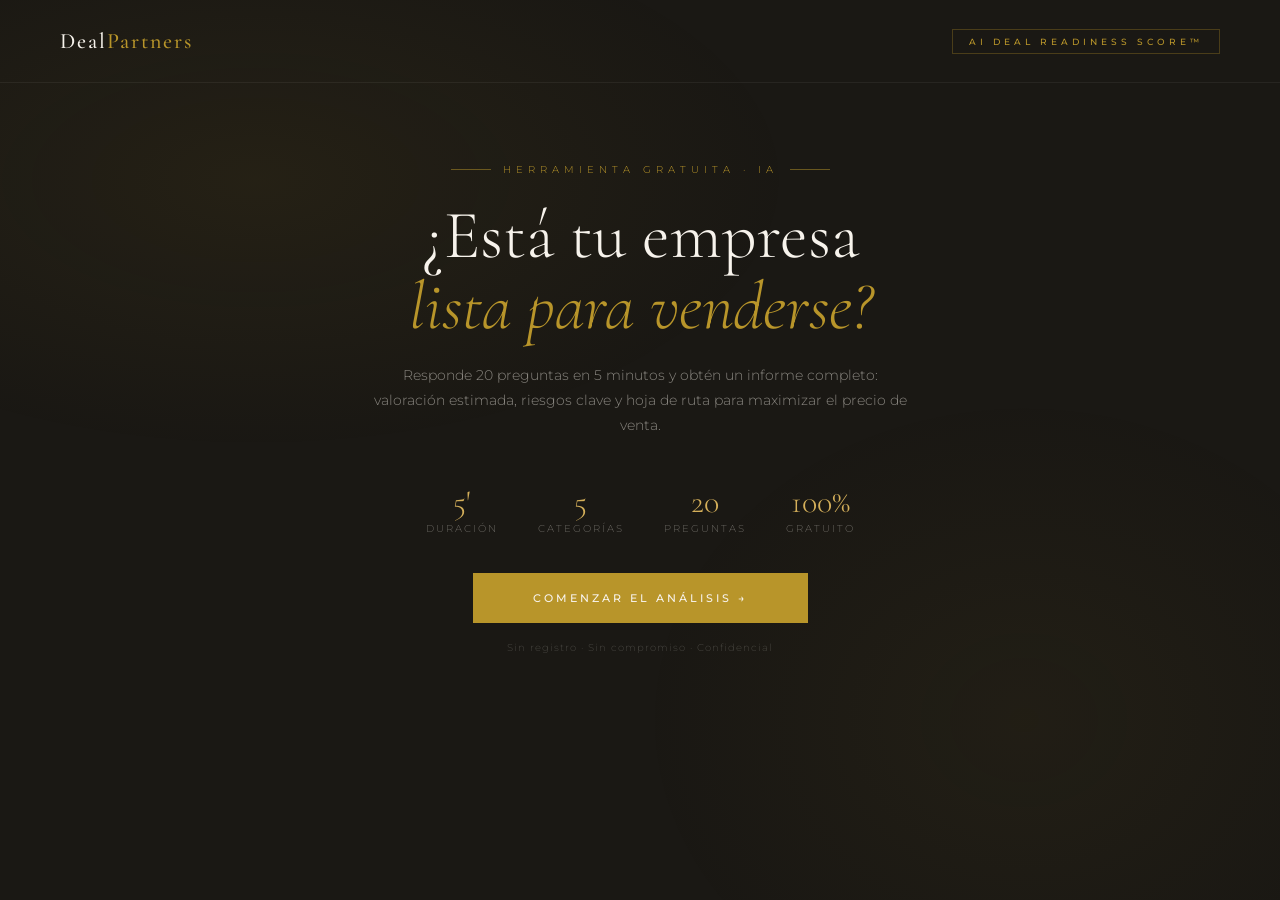
<file: deal-readiness-score.html>
<!DOCTYPE html>
<html lang="es">
<head>
<meta charset="UTF-8">
<meta name="viewport" content="width=device-width, initial-scale=1.0">
<title>AI Deal Readiness Score — DealPartners</title>
<link href="https://fonts.googleapis.com/css2?family=Cormorant+Garamond:ital,wght@0,300;0,400;0,500;0,600;1,300;1,400&family=Montserrat:wght@300;400;500;600&display=swap" rel="stylesheet">
<style>
*, *::before, *::after { box-sizing: border-box; margin: 0; padding: 0; }
:root {
  --cream: #f7f3ec;
  --cream2: #ede8df;
  --dark: #1a1814;
  --dark2: #2c2820;
  --gold: #b8952a;
  --gold2: #d4af5a;
  --gold-light: #f5e9c4;
  --muted: #7a6f60;
  --border: #ddd5c4;
  --red: #c0392b;
  --orange: #d47a2a;
  --green: #4a7c59;
}
html { scroll-behavior: smooth; }
body {
  background: var(--dark);
  color: var(--cream);
  font-family: 'Montserrat', sans-serif;
  font-weight: 300;
  min-height: 100vh;
  overflow-x: hidden;
}
/* BG TEXTURE */
body::before {
  content: '';
  position: fixed; inset: 0;
  background:
    radial-gradient(ellipse 70% 50% at 20% 20%, rgba(184,149,42,0.07) 0%, transparent 60%),
    radial-gradient(ellipse 50% 60% at 80% 80%, rgba(184,149,42,0.05) 0%, transparent 60%);
  pointer-events: none;
}

/* HEADER */
header {
  padding: 28px 60px;
  display: flex; align-items: center; justify-content: space-between;
  border-bottom: 1px solid rgba(255,255,255,0.06);
  position: relative; z-index: 10;
}
.logo {
  font-family: 'Cormorant Garamond', serif;
  font-size: 22px; font-weight: 500; letter-spacing: 2px;
  color: var(--cream); text-decoration: none;
}
.logo span { color: var(--gold); }
.header-badge {
  font-size: 9px; letter-spacing: 4px; text-transform: uppercase;
  color: var(--gold); border: 1px solid rgba(184,149,42,0.3);
  padding: 6px 16px; font-weight: 500;
}

/* MAIN LAYOUT */
.app {
  max-width: 900px; margin: 0 auto;
  padding: 60px 40px 100px;
  position: relative; z-index: 1;
}

/* INTRO */
.intro { text-align: center; padding: 20px 0 60px; }
.intro-eyebrow {
  font-size: 10px; letter-spacing: 5px; text-transform: uppercase;
  color: var(--gold); margin-bottom: 24px;
  display: flex; align-items: center; justify-content: center; gap: 12px;
}
.intro-eyebrow::before, .intro-eyebrow::after {
  content: ''; width: 40px; height: 1px; background: var(--gold); opacity: 0.5;
}
.intro h1 {
  font-family: 'Cormorant Garamond', serif;
  font-size: clamp(40px, 6vw, 68px); font-weight: 300; line-height: 1.05;
  margin-bottom: 20px;
}
.intro h1 em { font-style: italic; color: var(--gold); }
.intro p {
  font-size: 14px; color: rgba(247,243,236,0.5); line-height: 1.8;
  max-width: 540px; margin: 0 auto 48px;
}
.intro-meta {
  display: flex; justify-content: center; gap: 40px; flex-wrap: wrap;
}
.intro-meta-item {
  text-align: center;
}
.intro-meta-num {
  font-family: 'Cormorant Garamond', serif;
  font-size: 32px; font-weight: 300; color: var(--gold2); line-height: 1;
}
.intro-meta-label {
  font-size: 10px; letter-spacing: 2px; color: rgba(247,243,236,0.35);
  text-transform: uppercase; margin-top: 4px;
}

/* PROGRESS */
.progress-bar-wrap {
  margin-bottom: 48px;
}
.progress-header {
  display: flex; justify-content: space-between; align-items: center;
  margin-bottom: 12px;
}
.progress-label {
  font-size: 10px; letter-spacing: 3px; text-transform: uppercase;
  color: var(--gold); font-weight: 500;
}
.progress-count {
  font-family: 'Cormorant Garamond', serif;
  font-size: 18px; color: rgba(247,243,236,0.4);
}
.progress-track {
  height: 2px; background: rgba(255,255,255,0.08);
  position: relative;
}
.progress-fill {
  position: absolute; top: 0; left: 0; bottom: 0;
  background: linear-gradient(to right, var(--gold), var(--gold2));
  transition: width 0.5s ease;
}
.progress-dots {
  display: flex; gap: 0; margin-top: 16px;
}
.progress-dot {
  flex: 1; height: 3px;
  background: rgba(255,255,255,0.06);
  transition: background 0.3s;
}
.progress-dot + .progress-dot { margin-left: 4px; }
.progress-dot.done { background: var(--gold); }
.progress-dot.active { background: var(--gold2); }

/* CATEGORY HEADER */
.category-header {
  display: flex; align-items: center; gap: 20px;
  margin-bottom: 40px;
  padding-bottom: 28px;
  border-bottom: 1px solid rgba(255,255,255,0.06);
}
.cat-icon {
  width: 56px; height: 56px;
  border: 1px solid rgba(184,149,42,0.3);
  display: flex; align-items: center; justify-content: center;
  font-size: 24px; flex-shrink: 0;
}
.cat-info {}
.cat-tag {
  font-size: 9px; letter-spacing: 4px; text-transform: uppercase;
  color: var(--gold); font-weight: 500; margin-bottom: 6px;
}
.cat-title {
  font-family: 'Cormorant Garamond', serif;
  font-size: 28px; font-weight: 500;
}
.cat-desc { font-size: 12px; color: rgba(247,243,236,0.4); margin-top: 4px; letter-spacing: 0.3px; }

/* QUESTION */
.question-block {
  margin-bottom: 36px;
  animation: fadeSlide 0.4s ease forwards;
}
@keyframes fadeSlide {
  from { opacity: 0; transform: translateY(16px); }
  to { opacity: 1; transform: translateY(0); }
}
.question-text {
  font-size: 15px; line-height: 1.7; margin-bottom: 20px;
  color: rgba(247,243,236,0.85); font-weight: 400;
}
.question-num {
  font-family: 'Cormorant Garamond', serif;
  font-size: 13px; color: var(--gold); margin-right: 8px;
}
.options { display: flex; flex-direction: column; gap: 10px; }
.option-btn {
  background: rgba(255,255,255,0.03);
  border: 1px solid rgba(255,255,255,0.08);
  color: rgba(247,243,236,0.7);
  padding: 16px 20px;
  text-align: left;
  font-family: 'Montserrat', sans-serif;
  font-size: 13px; font-weight: 300;
  cursor: pointer;
  transition: all 0.2s;
  display: flex; align-items: center; gap: 14px;
  letter-spacing: 0.3px;
}
.option-btn:hover {
  background: rgba(184,149,42,0.08);
  border-color: rgba(184,149,42,0.3);
  color: var(--cream);
}
.option-btn.selected {
  background: rgba(184,149,42,0.12);
  border-color: var(--gold);
  color: var(--cream);
}
.option-btn.selected .option-indicator {
  background: var(--gold);
  border-color: var(--gold);
}
.option-indicator {
  width: 18px; height: 18px;
  border: 1px solid rgba(255,255,255,0.15);
  border-radius: 50%;
  flex-shrink: 0;
  display: flex; align-items: center; justify-content: center;
  font-size: 10px;
  transition: all 0.2s;
}

/* NAV BUTTONS */
.nav-buttons {
  display: flex; justify-content: space-between; align-items: center;
  margin-top: 48px; padding-top: 32px;
  border-top: 1px solid rgba(255,255,255,0.06);
}
.btn-back {
  background: transparent;
  border: 1px solid rgba(255,255,255,0.1);
  color: rgba(247,243,236,0.4);
  padding: 12px 28px;
  font-family: 'Montserrat', sans-serif;
  font-size: 10px; letter-spacing: 3px; text-transform: uppercase;
  cursor: pointer; transition: all 0.2s;
}
.btn-back:hover { border-color: rgba(255,255,255,0.3); color: var(--cream); }
.btn-next {
  background: var(--gold);
  border: none; color: var(--white);
  padding: 14px 40px;
  font-family: 'Montserrat', sans-serif;
  font-size: 10px; letter-spacing: 3px; text-transform: uppercase;
  cursor: pointer; font-weight: 500;
  transition: all 0.2s; position: relative; overflow: hidden;
}
.btn-next:hover { background: var(--gold2); transform: translateY(-1px); }
.btn-next:disabled { background: rgba(255,255,255,0.08); color: rgba(255,255,255,0.2); cursor: not-allowed; transform: none; }
.questions-remaining {
  font-size: 10px; color: rgba(247,243,236,0.25); letter-spacing: 1px;
}

/* RESULTS */
.results { display: none; }
.results.show { display: block; animation: fadeSlide 0.6s ease forwards; }

.result-hero {
  text-align: center; padding: 48px 0 60px;
  border-bottom: 1px solid rgba(255,255,255,0.06);
  margin-bottom: 60px;
}
.result-score-ring {
  width: 180px; height: 180px;
  margin: 0 auto 32px;
  position: relative;
}
.result-score-ring svg { transform: rotate(-90deg); }
.ring-bg { fill: none; stroke: rgba(255,255,255,0.06); stroke-width: 8; }
.ring-fill {
  fill: none; stroke-width: 8;
  stroke-linecap: round;
  stroke-dasharray: 502;
  stroke-dashoffset: 502;
  transition: stroke-dashoffset 1.5s ease;
}
.ring-text {
  position: absolute; inset: 0;
  display: flex; flex-direction: column; align-items: center; justify-content: center;
}
.ring-num {
  font-family: 'Cormorant Garamond', serif;
  font-size: 52px; font-weight: 300; line-height: 1; color: var(--white);
}
.ring-label {
  font-size: 9px; letter-spacing: 3px; text-transform: uppercase;
  color: rgba(247,243,236,0.4); margin-top: 4px;
}
.result-verdict {
  font-family: 'Cormorant Garamond', serif;
  font-size: 32px; font-weight: 400; margin-bottom: 12px;
}
.result-verdict em { font-style: italic; color: var(--gold); }
.result-subtitle { font-size: 13px; color: rgba(247,243,236,0.45); max-width: 480px; margin: 0 auto; line-height: 1.7; }

/* SCORE BREAKDOWN */
.breakdown-title {
  font-family: 'Cormorant Garamond', serif;
  font-size: 22px; font-weight: 500; margin-bottom: 28px;
  display: flex; align-items: center; gap: 16px;
}
.breakdown-title::after { content: ''; flex: 1; height: 1px; background: rgba(255,255,255,0.06); }
.breakdown-grid {
  display: grid; grid-template-columns: 1fr 1fr; gap: 16px; margin-bottom: 60px;
}
.breakdown-card {
  background: rgba(255,255,255,0.03);
  border: 1px solid rgba(255,255,255,0.06);
  padding: 28px 24px;
  transition: border-color 0.3s;
}
.breakdown-card:hover { border-color: rgba(184,149,42,0.2); }
.bc-top {
  display: flex; justify-content: space-between; align-items: center;
  margin-bottom: 16px;
}
.bc-name { font-size: 11px; letter-spacing: 2px; text-transform: uppercase; color: rgba(247,243,236,0.5); }
.bc-score-num {
  font-family: 'Cormorant Garamond', serif;
  font-size: 32px; font-weight: 300;
}
.bc-score-num.high { color: var(--green); }
.bc-score-num.mid { color: var(--gold2); }
.bc-score-num.low { color: var(--orange); }
.bc-score-num.critical { color: var(--red); }
.bc-bar { height: 3px; background: rgba(255,255,255,0.06); margin-bottom: 14px; }
.bc-bar-fill { height: 100%; transition: width 1.2s ease; }
.bc-bar-fill.high { background: var(--green); }
.bc-bar-fill.mid { background: var(--gold2); }
.bc-bar-fill.low { background: var(--orange); }
.bc-bar-fill.critical { background: var(--red); }
.bc-insight { font-size: 11px; color: rgba(247,243,236,0.35); line-height: 1.6; }

/* RECOMMENDATIONS */
.recs { margin-bottom: 60px; }
.recs-title {
  font-family: 'Cormorant Garamond', serif;
  font-size: 22px; font-weight: 500; margin-bottom: 28px;
  display: flex; align-items: center; gap: 16px;
}
.recs-title::after { content: ''; flex: 1; height: 1px; background: rgba(255,255,255,0.06); }
.rec-item {
  border: 1px solid rgba(255,255,255,0.06);
  padding: 24px 28px;
  margin-bottom: 12px;
  display: grid; grid-template-columns: auto 1fr auto;
  gap: 20px; align-items: start;
  transition: background 0.3s, border-color 0.3s;
}
.rec-item:hover { background: rgba(255,255,255,0.02); border-color: rgba(184,149,42,0.2); }
.rec-priority {
  font-size: 9px; letter-spacing: 3px; text-transform: uppercase;
  padding: 4px 10px; font-weight: 500; white-space: nowrap;
}
.rec-priority.high { background: rgba(192,57,43,0.15); color: #e57373; border: 1px solid rgba(192,57,43,0.2); }
.rec-priority.med { background: rgba(212,122,42,0.15); color: #ffb74d; border: 1px solid rgba(212,122,42,0.2); }
.rec-priority.low { background: rgba(74,124,89,0.15); color: #81c784; border: 1px solid rgba(74,124,89,0.2); }
.rec-content {}
.rec-title { font-size: 14px; font-weight: 500; margin-bottom: 6px; color: var(--cream); }
.rec-desc { font-size: 12px; color: rgba(247,243,236,0.4); line-height: 1.6; }
.rec-impact {
  font-size: 10px; letter-spacing: 1px; color: var(--gold);
  white-space: nowrap; text-align: right;
}

/* VALUATION ESTIMATE */
.valuation-box {
  background: linear-gradient(135deg, rgba(184,149,42,0.08) 0%, rgba(184,149,42,0.03) 100%);
  border: 1px solid rgba(184,149,42,0.2);
  padding: 48px;
  text-align: center; margin-bottom: 60px;
}
.val-label {
  font-size: 10px; letter-spacing: 5px; text-transform: uppercase;
  color: var(--gold); margin-bottom: 20px; font-weight: 500;
}
.val-range {
  font-family: 'Cormorant Garamond', serif;
  font-size: clamp(32px, 6vw, 56px); font-weight: 300;
  color: var(--white); margin-bottom: 12px;
}
.val-range span { color: var(--gold2); }
.val-note { font-size: 12px; color: rgba(247,243,236,0.35); line-height: 1.7; max-width: 440px; margin: 0 auto 32px; }
.val-disclaimer {
  font-size: 10px; color: rgba(247,243,236,0.2);
  border-top: 1px solid rgba(255,255,255,0.05); padding-top: 20px; margin-top: 20px;
  line-height: 1.6; letter-spacing: 0.3px;
}

/* SCORE CONTACT FORM */
.score-form-row {
  display: grid; grid-template-columns: 1fr 1fr; gap: 12px; margin-bottom: 12px;
}
.score-form-group { display: flex; flex-direction: column; gap: 6px; }
.score-form-group label {
  font-size: 9px; letter-spacing: 3px; text-transform: uppercase;
  color: rgba(247,243,236,0.4); font-weight: 500;
}
.score-form-group input {
  background: rgba(255,255,255,0.05);
  border: 1px solid rgba(255,255,255,0.1);
  color: var(--cream); padding: 12px 16px;
  font-family: 'Montserrat', sans-serif; font-size: 13px; font-weight: 300;
  outline: none; transition: border-color 0.2s; width: 100%;
}
.score-form-group input:focus { border-color: var(--gold); }
@media (max-width: 640px) {
  .score-form-row { grid-template-columns: 1fr; }
}

/* CTA FINAL */
.result-cta {
  background: rgba(255,255,255,0.02);
  border: 1px solid rgba(255,255,255,0.06);
  padding: 48px; text-align: center;
}
.result-cta h3 {
  font-family: 'Cormorant Garamond', serif;
  font-size: 32px; font-weight: 400; margin-bottom: 12px;
}
.result-cta h3 em { font-style: italic; color: var(--gold); }
.result-cta p { font-size: 13px; color: rgba(247,243,236,0.4); margin-bottom: 36px; line-height: 1.7; }
.cta-buttons { display: flex; gap: 16px; justify-content: center; flex-wrap: wrap; }
.btn-primary {
  background: var(--gold); color: var(--white);
  padding: 16px 36px;
  font-family: 'Montserrat', sans-serif;
  font-size: 10px; letter-spacing: 3px; text-transform: uppercase; font-weight: 500;
  border: none; cursor: pointer; text-decoration: none;
  display: inline-block; transition: all 0.2s;
}
.btn-primary:hover { background: var(--gold2); transform: translateY(-2px); }
.btn-secondary-white {
  background: transparent;
  border: 1px solid rgba(255,255,255,0.15);
  color: rgba(247,243,236,0.6);
  padding: 16px 36px;
  font-family: 'Montserrat', sans-serif;
  font-size: 10px; letter-spacing: 3px; text-transform: uppercase;
  cursor: pointer; text-decoration: none; display: inline-block;
  transition: all 0.2s;
}
.btn-secondary-white:hover { border-color: var(--white); color: var(--white); }

/* STEP INDICATOR */
.step-wrap { display: none; }
.step-wrap.active { display: block; animation: fadeSlide 0.4s ease forwards; }

@media (max-width: 640px) {
  header { padding: 20px 24px; }
  .app { padding: 40px 20px 80px; }
  .breakdown-grid { grid-template-columns: 1fr; }
  .rec-item { grid-template-columns: 1fr; gap: 10px; }
  .intro-meta { gap: 24px; }
}
</style>
</head>
<body>

<header>
  <a href="index.html" class="logo">Deal<span>Partners</span></a>
  <div class="header-badge">AI Deal Readiness Score™</div>
</header>

<div class="app">

  <!-- INTRO -->
  <div id="introScreen">
    <div class="intro">
      <div class="intro-eyebrow">Herramienta gratuita · IA</div>
      <h1>¿Está tu empresa<br><em>lista para venderse?</em></h1>
      <p>Responde 20 preguntas en 5 minutos y obtén un informe completo: valoración estimada, riesgos clave y hoja de ruta para maximizar el precio de venta.</p>
      <div class="intro-meta">
        <div class="intro-meta-item">
          <div class="intro-meta-num">5'</div>
          <div class="intro-meta-label">Duración</div>
        </div>
        <div class="intro-meta-item">
          <div class="intro-meta-num">5</div>
          <div class="intro-meta-label">Categorías</div>
        </div>
        <div class="intro-meta-item">
          <div class="intro-meta-num">20</div>
          <div class="intro-meta-label">Preguntas</div>
        </div>
        <div class="intro-meta-item">
          <div class="intro-meta-num">100%</div>
          <div class="intro-meta-label">Gratuito</div>
        </div>
      </div>
      <br><br>
      <button class="btn-next" onclick="startAssessment()" style="margin:0 auto; display:block; padding:18px 60px; font-size:11px;">Comenzar el análisis →</button>
      <p style="margin-top:16px; font-size:10px; color:rgba(247,243,236,0.2); letter-spacing:1px;">Sin registro · Sin compromiso · Confidencial</p>
    </div>
  </div>

  <!-- ASSESSMENT -->
  <div id="assessmentScreen" style="display:none;">
    <div class="progress-bar-wrap">
      <div class="progress-header">
        <span class="progress-label" id="progressLabel">Categoría 1 de 5</span>
        <span class="progress-count" id="progressCount">Pregunta 1 / 20</span>
      </div>
      <div class="progress-track">
        <div class="progress-fill" id="progressFill" style="width:0%"></div>
      </div>
      <div class="progress-dots" id="progressDots"></div>
    </div>

    <div id="categoryHeader" class="category-header"></div>
    <div id="questionsContainer"></div>

    <div class="nav-buttons">
      <button class="btn-back" id="btnBack" onclick="goBack()">← Anterior</button>
      <span class="questions-remaining" id="questionsRemaining"></span>
      <button class="btn-next" id="btnNext" onclick="goNext()" disabled>Siguiente →</button>
    </div>
  </div>

  <!-- RESULTS -->
  <div id="resultsScreen" class="results"></div>

</div>

<script>
const categories = [
  {
    id: 'financiero',
    icon: '📊',
    tag: 'Bloque 01',
    title: 'Salud Financiera',
    desc: 'Calidad del EBITDA, crecimiento y estructura de ingresos',
    questions: [
      {
        text: '¿Cuál es el EBITDA normalizado de tu empresa en el último ejercicio cerrado?',
        options: [
          { label: 'Menos de 200.000€', score: 1 },
          { label: 'Entre 200.000€ y 500.000€', score: 2 },
          { label: 'Entre 500.000€ y 1.5M€', score: 3 },
          { label: 'Entre 1.5M€ y 5M€', score: 4 },
          { label: 'Más de 5M€', score: 5 },
        ]
      },
      {
        text: '¿Cómo ha evolucionado tu facturación en los últimos 3 años?',
        options: [
          { label: 'Ha caído más de un 10% anual', score: 1 },
          { label: 'Relativamente estable (±5%)', score: 2 },
          { label: 'Crecimiento moderado (5–15% anual)', score: 4 },
          { label: 'Crecimiento fuerte (+15% anual)', score: 5 },
        ]
      },
      {
        text: '¿Qué porcentaje de tus ingresos son recurrentes o bajo contrato?',
        options: [
          { label: 'Menos del 20% (muy transaccional)', score: 1 },
          { label: 'Entre 20% y 50%', score: 2 },
          { label: 'Entre 50% y 80%', score: 4 },
          { label: 'Más del 80% (alta recurrencia)', score: 5 },
        ]
      },
      {
        text: '¿Tienes deuda financiera relevante en el balance?',
        options: [
          { label: 'Deuda > 3x EBITDA', score: 1 },
          { label: 'Deuda entre 1x y 3x EBITDA', score: 2 },
          { label: 'Deuda < 1x EBITDA', score: 4 },
          { label: 'Sin deuda financiera', score: 5 },
        ]
      },
    ]
  },
  {
    id: 'dependencia',
    icon: '🔑',
    tag: 'Bloque 02',
    title: 'Independencia del Fundador',
    desc: 'Riesgo de concentración en el socio principal',
    questions: [
      {
        text: '¿Qué pasaría con las ventas si el fundador se fuera durante 6 meses?',
        options: [
          { label: 'Caerían más del 50%', score: 1 },
          { label: 'Caerían entre 20% y 50%', score: 2 },
          { label: 'Caerían menos del 20%', score: 3 },
          { label: 'No se verían afectadas', score: 5 },
        ]
      },
      {
        text: '¿Tienes un equipo directivo capaz de gestionar sin el fundador?',
        options: [
          { label: 'No, el fundador gestiona todo', score: 1 },
          { label: 'Hay mandos intermedios pero sin autonomía real', score: 2 },
          { label: 'Hay un equipo directivo parcialmente autónomo', score: 3 },
          { label: 'El equipo directivo es completamente autónomo', score: 5 },
        ]
      },
      {
        text: '¿Cuántos clientes representan más del 50% de tu facturación?',
        options: [
          { label: '1 cliente (concentración crítica)', score: 1 },
          { label: '2–3 clientes', score: 2 },
          { label: '4–10 clientes', score: 3 },
          { label: 'Más de 10 clientes (base diversificada)', score: 5 },
        ]
      },
      {
        text: '¿Estarías dispuesto a permanecer en la empresa 1–2 años tras la venta?',
        options: [
          { label: 'No, quiero salida total inmediata', score: 2 },
          { label: 'Sí, con condiciones muy específicas', score: 3 },
          { label: 'Sí, durante un período de transición', score: 4 },
          { label: 'Sí, incluso como rol estratégico post-venta', score: 5 },
        ]
      },
    ]
  },
  {
    id: 'operaciones',
    icon: '⚙️',
    tag: 'Bloque 03',
    title: 'Solidez Operativa',
    desc: 'Procesos, tecnología y escalabilidad del negocio',
    questions: [
      {
        text: '¿Tienen tus procesos operativos clave documentados y sistematizados?',
        options: [
          { label: 'No, todo está en la cabeza de las personas', score: 1 },
          { label: 'Parcialmente documentados', score: 2 },
          { label: 'Bien documentados en las áreas clave', score: 4 },
          { label: 'Totalmente sistematizados con herramientas digitales', score: 5 },
        ]
      },
      {
        text: '¿Cuál es la antigüedad media de tu equipo en posiciones clave?',
        options: [
          { label: 'Menos de 1 año (alta rotación)', score: 1 },
          { label: 'Entre 1 y 3 años', score: 2 },
          { label: 'Entre 3 y 7 años', score: 4 },
          { label: 'Más de 7 años (equipo muy estable)', score: 5 },
        ]
      },
      {
        text: '¿Dispones de tecnología o activos intangibles diferenciadores?',
        options: [
          { label: 'No, es un negocio de servicios estándar', score: 2 },
          { label: 'Alguna ventaja pero replicable', score: 3 },
          { label: 'Tecnología o marca diferenciadora', score: 4 },
          { label: 'IP propietaria, patentes o tecnología única', score: 5 },
        ]
      },
      {
        text: '¿Podría el negocio escalar x2 sin necesidad de inversión masiva?',
        options: [
          { label: 'No, requeriría inversión muy elevada', score: 1 },
          { label: 'Requeriría inversión moderada', score: 3 },
          { label: 'Sí, con inversión limitada', score: 4 },
          { label: 'Sí, el modelo es muy escalable (asset-light)', score: 5 },
        ]
      },
    ]
  },
  {
    id: 'legal',
    icon: '📋',
    tag: 'Bloque 04',
    title: 'Documentación & Legal',
    desc: 'Preparación documental y exposición a riesgos legales',
    questions: [
      {
        text: '¿Tienes las cuentas anuales auditadas de los últimos 3 ejercicios?',
        options: [
          { label: 'No, ni auditadas ni ordenadas', score: 1 },
          { label: 'Cuentas presentadas pero sin auditar', score: 2 },
          { label: 'Un ejercicio auditado', score: 3 },
          { label: 'Los últimos 3 ejercicios auditados', score: 5 },
        ]
      },
      {
        text: '¿Existen contingencias legales, fiscales o laborales relevantes abiertas?',
        options: [
          { label: 'Sí, múltiples y relevantes', score: 1 },
          { label: 'Algunas, pero menores', score: 2 },
          { label: 'Solo contingencias menores resueltas', score: 4 },
          { label: 'Ninguna contingencia', score: 5 },
        ]
      },
      {
        text: '¿Tus contratos con clientes y proveedores clave están formalizados por escrito?',
        options: [
          { label: 'La mayoría son verbales o informales', score: 1 },
          { label: 'Solo algunos contratos formalizados', score: 2 },
          { label: 'La mayoría formalizados con contratos', score: 4 },
          { label: 'Todos formalizados y con cláusulas de cambio de control', score: 5 },
        ]
      },
      {
        text: '¿La propiedad intelectual y los activos clave están correctamente registrados a nombre de la empresa?',
        options: [
          { label: 'No, hay activos en nombre del fundador o sin registrar', score: 1 },
          { label: 'Parcialmente ordenado', score: 3 },
          { label: 'Todo correctamente registrado', score: 5 },
        ]
      },
    ]
  },
  {
    id: 'mercado',
    icon: '🚀',
    tag: 'Bloque 05',
    title: 'Posición de Mercado',
    desc: 'Ventaja competitiva, sector y atractivo para compradores',
    questions: [
      {
        text: '¿Cómo describirías la posición competitiva de tu empresa?',
        options: [
          { label: 'Somos un player más en un mercado saturado', score: 1 },
          { label: 'Tenemos alguna diferenciación pero no es fuerte', score: 2 },
          { label: 'Líder en un nicho o región concreta', score: 4 },
          { label: 'Posición dominante o referente del sector', score: 5 },
        ]
      },
      {
        text: '¿Cuál es la tendencia del sector en el que operas?',
        options: [
          { label: 'Sector en declive estructural', score: 1 },
          { label: 'Sector maduro con poco crecimiento', score: 2 },
          { label: 'Sector estable con crecimiento moderado', score: 3 },
          { label: 'Sector en crecimiento con viento de cola', score: 5 },
        ]
      },
      {
        text: '¿Hay compradores activos (industriales, PE) en tu sector actualmente?',
        options: [
          { label: 'No hay actividad de M&A en mi sector', score: 1 },
          { label: 'Poca actividad', score: 2 },
          { label: 'Actividad moderada', score: 3 },
          { label: 'Alta actividad, sectores muy apetecidos', score: 5 },
        ]
      },
      {
        text: '¿Cuál es tu motivación principal para vender?',
        options: [
          { label: 'Necesidad urgente (problemas financieros)', score: 1 },
          { label: 'Cansancio o quiero retirarme pronto', score: 2 },
          { label: 'Oportunidad estratégica con el comprador adecuado', score: 4 },
          { label: 'Maximizar valor, estoy en el momento óptimo', score: 5 },
        ]
      },
    ]
  },
];

let currentCat = 0;
let currentQ = 0;
let answers = {}; // { catId_qIdx: score }
let totalQuestions = categories.reduce((a,c) => a + c.questions.length, 0);
let answeredCount = 0;

function startAssessment() {
  document.getElementById('introScreen').style.display = 'none';
  document.getElementById('assessmentScreen').style.display = 'block';
  buildProgressDots();
  renderQuestion();
}

function buildProgressDots() {
  const wrap = document.getElementById('progressDots');
  wrap.innerHTML = '';
  categories.forEach((cat, ci) => {
    cat.questions.forEach((q, qi) => {
      const d = document.createElement('div');
      d.className = 'progress-dot';
      d.id = `dot-${ci}-${qi}`;
      wrap.appendChild(d);
    });
  });
}

function updateProgress() {
  const total = totalQuestions;
  const globalIdx = getGlobalIndex(currentCat, currentQ);
  document.getElementById('progressFill').style.width = ((globalIdx / total) * 100) + '%';
  document.getElementById('progressLabel').textContent = `Categoría ${currentCat+1} de ${categories.length}`;
  document.getElementById('progressCount').textContent = `Pregunta ${globalIdx+1} / ${total}`;
  document.getElementById('questionsRemaining').textContent = `${total - globalIdx - 1} preguntas restantes`;

  // Update dots
  categories.forEach((cat, ci) => {
    cat.questions.forEach((q, qi) => {
      const dot = document.getElementById(`dot-${ci}-${qi}`);
      if (!dot) return;
      dot.className = 'progress-dot';
      const key = `${cat.id}_${qi}`;
      if (ci < currentCat || (ci === currentCat && qi < currentQ)) dot.classList.add('done');
      else if (ci === currentCat && qi === currentQ) dot.classList.add('active');
    });
  });
}

function getGlobalIndex(ci, qi) {
  let idx = 0;
  for (let i = 0; i < ci; i++) idx += categories[i].questions.length;
  return idx + qi;
}

function renderQuestion() {
  const cat = categories[currentCat];
  const q = cat.questions[currentQ];
  const key = `${cat.id}_${currentQ}`;

  // Category header
  document.getElementById('categoryHeader').innerHTML = `
    <div class="cat-icon">${cat.icon}</div>
    <div class="cat-info">
      <div class="cat-tag">${cat.tag}</div>
      <div class="cat-title">${cat.title}</div>
      <div class="cat-desc">${cat.desc}</div>
    </div>
  `;

  const container = document.getElementById('questionsContainer');
  container.innerHTML = `
    <div class="question-block">
      <div class="question-text"><span class="question-num">Q${currentQ+1}.</span> ${q.text}</div>
      <div class="options" id="optionsList">
        ${q.options.map((opt, i) => `
          <button class="option-btn ${answers[key] === opt.score && answers[key] !== undefined ? 'selected' : ''}"
            onclick="selectOption(${opt.score}, '${key}', this)">
            <span class="option-indicator">${answers[key] === opt.score ? '✓' : ''}</span>
            ${opt.label}
          </button>
        `).join('')}
      </div>
    </div>
  `;

  const hasAnswer = answers[key] !== undefined;
  document.getElementById('btnNext').disabled = !hasAnswer;
  document.getElementById('btnBack').disabled = (currentCat === 0 && currentQ === 0);
  updateProgress();
}

function selectOption(score, key, btn) {
  answers[key] = score;
  document.querySelectorAll('.option-btn').forEach(b => {
    b.classList.remove('selected');
    b.querySelector('.option-indicator').textContent = '';
  });
  btn.classList.add('selected');
  btn.querySelector('.option-indicator').textContent = '✓';
  document.getElementById('btnNext').disabled = false;
}

function goNext() {
  const cat = categories[currentCat];
  if (currentQ < cat.questions.length - 1) {
    currentQ++;
    renderQuestion();
  } else if (currentCat < categories.length - 1) {
    currentCat++;
    currentQ = 0;
    renderQuestion();
  } else {
    showResults();
  }
}

function goBack() {
  if (currentQ > 0) {
    currentQ--;
  } else if (currentCat > 0) {
    currentCat--;
    currentQ = categories[currentCat].questions.length - 1;
  }
  renderQuestion();
}

function calcScores() {
  const scores = {};
  let totalScore = 0, totalMax = 0;
  categories.forEach(cat => {
    let catScore = 0, catMax = 0;
    cat.questions.forEach((q, qi) => {
      const key = `${cat.id}_${qi}`;
      const ans = answers[key] || 1;
      const max = Math.max(...q.options.map(o => o.score));
      catScore += ans;
      catMax += max;
    });
    const pct = Math.round((catScore / catMax) * 100);
    scores[cat.id] = { pct, label: cat.title, icon: cat.icon };
    totalScore += catScore;
    totalMax += catMax;
  });
  const overall = Math.round((totalScore / totalMax) * 100);
  return { scores, overall };
}

function getColor(pct) {
  if (pct >= 75) return 'high';
  if (pct >= 55) return 'mid';
  if (pct >= 35) return 'low';
  return 'critical';
}

function getVerdict(score) {
  if (score >= 80) return { title: 'Excelente — <em>Lista para el mercado</em>', sub: 'Tu empresa está en condiciones óptimas para una venta exitosa. El momento es ahora: puedes maximizar el precio y atraer a los mejores compradores.' };
  if (score >= 65) return { title: 'Buena posición — <em>Con ajustes menores</em>', sub: 'Tu empresa tiene una base sólida. Con mejoras específicas en 2–3 áreas, podrías incrementar el precio de venta entre un 20% y un 40%.' };
  if (score >= 45) return { title: 'En desarrollo — <em>Necesita preparación</em>', sub: 'Hay oportunidad real de venta, pero algunos riesgos visibles podrían penalizar la valoración. Un plan de mejora de 6–12 meses podría cambiar significativamente el resultado.' };
  return { title: 'Fase temprana — <em>Preparación necesaria</em>', sub: 'Todavía no es el momento óptimo para salir al mercado. Trabajar en las áreas clave durante 12–18 meses puede multiplicar el valor de tu empresa.' };
}

function getRecs(scores) {
  const recs = [];
  Object.entries(scores).forEach(([id, data]) => {
    if (data.pct < 50) {
      if (id === 'financiero') recs.push({ priority: 'high', title: 'Normalizar y documentar el EBITDA', desc: 'Los compradores pagarán más por un EBITDA verificable y bien normalizado. Trabaja con tu asesor contable para depurar gastos extraordinarios y gastos del socio.', impact: '+20–40% valoración' });
      if (id === 'dependencia') recs.push({ priority: 'high', title: 'Reducir dependencia del fundador', desc: 'Es el principal destructor de valor en empresas familiares. Empodera a tu equipo, documenta procesos clave y amplía la base de clientes para reducir el riesgo percibido.', impact: '+15–30% valoración' });
      if (id === 'operaciones') recs.push({ priority: 'med', title: 'Sistematizar procesos operativos', desc: 'Documenta los procesos clave y reduce la dependencia de personas concretas. Esto da confianza al comprador en la continuidad del negocio post-adquisición.', impact: '+10–20% valoración' });
      if (id === 'legal') recs.push({ priority: 'high', title: 'Ordenar la documentación jurídica', desc: 'Formaliza contratos con clientes y proveedores, registra la propiedad intelectual y resuelve contingencias abiertas antes de iniciar el proceso de venta.', impact: 'Evita descuentos en DD' });
      if (id === 'mercado') recs.push({ priority: 'med', title: 'Reforzar posicionamiento competitivo', desc: 'Trabaja en diferenciarte dentro de tu nicho antes de salir al mercado. Un liderazgo claro en un segmento específico atrae más compradores y mejores múltiplos.', impact: '+1–2x en múltiplo EBITDA' });
    } else if (data.pct < 70) {
      if (id === 'financiero') recs.push({ priority: 'med', title: 'Mejorar la recurrencia de ingresos', desc: 'Considera transformar contratos puntuales en retainers o contratos anuales. La recurrencia es el driver más valorado por compradores financieros.', impact: '+10–20% valoración' });
      if (id === 'dependencia') recs.push({ priority: 'med', title: 'Ampliar el equipo directivo', desc: 'Incorpora o empodera a un director general o COO que pueda operar con autonomía. Esto elimina una de las principales objeciones en DD.', impact: '+10–15% valoración' });
      if (id === 'legal') recs.push({ priority: 'low', title: 'Completar auditorías pendientes', desc: 'Si no tienes los 3 últimos ejercicios auditados, inicia el proceso ahora. Los compradores serios lo exigen y sin ello el proceso de DD se alargará.', impact: 'Acelera el proceso' });
    }
  });
  if (recs.length === 0) recs.push({ priority: 'low', title: 'Preparar el Cuaderno de Venta (CIM)', desc: 'Tu empresa está bien posicionada. El siguiente paso es preparar el Information Memorandum profesional para presentar a compradores cualificados.', impact: 'Listo para el mercado' });
  return recs.slice(0, 4);
}

function getValuationRange(score, financialPct) {
  // Rough estimate based on score tiers
  const mult = score >= 80 ? '6x – 9x' : score >= 65 ? '5x – 7x' : score >= 45 ? '3x – 5x' : '2x – 4x';
  return mult;
}

function showResults() {
  document.getElementById('assessmentScreen').style.display = 'none';
  const { scores, overall } = calcScores();
  const verdict = getVerdict(overall);
  const recs = getRecs(scores);
  const multRange = getValuationRange(overall);
  const color = overall >= 75 ? '#4a7c59' : overall >= 55 ? '#d4af5a' : overall >= 35 ? '#d47a2a' : '#c0392b';
  const circumference = 2 * Math.PI * 80; // r=80

  const breakdownHTML = Object.entries(scores).map(([id, data]) => {
    const cl = getColor(data.pct);
    return `
      <div class="breakdown-card">
        <div class="bc-top">
          <div class="bc-name">${data.icon} ${data.label}</div>
          <div class="bc-score-num ${cl}">${data.pct}</div>
        </div>
        <div class="bc-bar"><div class="bc-bar-fill ${cl}" style="width:${data.pct}%"></div></div>
        <div class="bc-insight">${getInsight(id, data.pct)}</div>
      </div>
    `;
  }).join('');

  const recsHTML = recs.map(r => `
    <div class="rec-item">
      <span class="rec-priority ${r.priority}">${r.priority === 'high' ? 'PRIORITARIO' : r.priority === 'med' ? 'IMPORTANTE' : 'RECOMENDADO'}</span>
      <div class="rec-content">
        <div class="rec-title">${r.title}</div>
        <div class="rec-desc">${r.desc}</div>
      </div>
      <div class="rec-impact">${r.impact}</div>
    </div>
  `).join('');

  const html = `
    <div class="result-hero">
      <div class="result-score-ring">
        <svg width="180" height="180" viewBox="0 0 180 180">
          <circle class="ring-bg" cx="90" cy="90" r="80"/>
          <circle class="ring-fill" id="ringFill" cx="90" cy="90" r="80"
            stroke="${color}"
            style="stroke-dashoffset: ${circumference}"/>
        </svg>
        <div class="ring-text">
          <div class="ring-num" id="ringNum">0</div>
          <div class="ring-label">Score</div>
        </div>
      </div>
      <div class="result-verdict">${verdict.title}</div>
      <p class="result-subtitle">${verdict.sub}</p>
    </div>

    <div class="breakdown-title">Análisis por categoría</div>
    <div class="breakdown-grid">${breakdownHTML}</div>

    <div class="valuation-box">
      <div class="val-label">Rango de valoración estimado</div>
      <div class="val-range">EBITDA × <span>${multRange}</span></div>
      <p class="val-note">Basado en transacciones comparables en España y en las características de tu empresa según las respuestas proporcionadas.</p>
      <a href="#" class="btn-primary" style="display:inline-block; text-decoration:none;">Solicitar valoración detallada →</a>
      <div class="val-disclaimer">Esta estimación es orientativa y no constituye una valoración profesional. El rango real depende de factores adicionales que se analizan en profundidad durante nuestro proceso de valoración formal.</div>
    </div>

    <div class="recs">
      <div class="recs-title">Plan de acción recomendado</div>
      ${recsHTML}
    </div>

    <div class="result-cta">
      <h3>Recibe tu informe <em>completo</em> por email</h3>
      <p>Déjanos tus datos y te enviamos el análisis completo con recomendaciones personalizadas. Un asesor te contactará en menos de 24h sin ningún compromiso.</p>

      <div id="scoreContactForm">
        <div class="score-form-row">
          <div class="score-form-group">
            <label>Nombre *</label>
            <input type="text" id="sc-nombre" placeholder="Tu nombre">
          </div>
          <div class="score-form-group">
            <label>Email *</label>
            <input type="email" id="sc-email" placeholder="tu@empresa.com">
          </div>
        </div>
        <div class="score-form-row">
          <div class="score-form-group">
            <label>Empresa</label>
            <input type="text" id="sc-empresa" placeholder="Nombre de tu empresa">
          </div>
          <div class="score-form-group">
            <label>Teléfono</label>
            <input type="tel" id="sc-telefono" placeholder="+34 600 000 000">
          </div>
        </div>
        <div id="scError" style="display:none; font-size:11px; color:#e57373; margin-bottom:12px; letter-spacing:0.5px; text-align:left;"></div>
        <div class="cta-buttons" style="margin-top:0;">
          <button class="btn-primary" id="scSubmitBtn" onclick="submitScoreData()">Enviar mi informe →</button>
          <button class="btn-secondary-white" onclick="restartAssessment()">Repetir el análisis</button>
        </div>
        <p style="font-size:10px; color:rgba(247,243,236,0.25); margin-top:16px; letter-spacing:0.5px;">Sin spam. Sin compromiso. Confidencialidad total garantizada.</p>
      </div>

      <div id="scSuccess" style="display:none; text-align:center; padding:16px 0;">
        <div style="font-size:32px; margin-bottom:16px;">✓</div>
        <p style="font-size:14px; color:var(--gold2); margin-bottom:8px; font-family:'Cormorant Garamond',serif; font-size:22px;">Informe enviado con éxito</p>
        <p style="font-size:13px; color:rgba(247,243,236,0.45); line-height:1.7;">Te contactaremos en menos de 24 horas en el email indicado.</p>
        <button class="btn-secondary-white" onclick="restartAssessment()" style="margin-top:24px;">Realizar otro análisis</button>
      </div>
    </div>
  `;

  const screen = document.getElementById('resultsScreen');
  screen.innerHTML = html;
  screen.classList.add('show');

  // Store current results for form submission
  window._lastScoreData = { scores, overall, multRange };

  // Animate ring and number
  setTimeout(() => {
    const offset = circumference - (overall / 100) * circumference;
    document.getElementById('ringFill').style.strokeDashoffset = offset;
    let current = 0;
    const interval = setInterval(() => {
      current = Math.min(current + 2, overall);
      document.getElementById('ringNum').textContent = current;
      if (current >= overall) clearInterval(interval);
    }, 20);
  }, 200);
}

// ── SUBMIT SCORE + CONTACT DATA TO GOOGLE SHEETS ─────────────
async function submitScoreData() {
  const nombre   = document.getElementById('sc-nombre').value.trim();
  const email    = document.getElementById('sc-email').value.trim();
  const empresa  = document.getElementById('sc-empresa').value.trim();
  const telefono = document.getElementById('sc-telefono').value.trim();
  const errorEl  = document.getElementById('scError');
  const btn      = document.getElementById('scSubmitBtn');

  if (!nombre || !email) {
    errorEl.textContent = 'Por favor introduce tu nombre y email.';
    errorEl.style.display = 'block';
    return;
  }
  errorEl.style.display = 'none';

  btn.textContent  = 'Enviando…';
  btn.disabled     = true;

  // Build answer labels for readability
  const answerLabels = {};
  categories.forEach(cat => {
    cat.questions.forEach((q, qi) => {
      const key = `${cat.id}_${qi}`;
      const score = answers[key];
      if (score !== undefined) {
        const opt = q.options.find(o => o.score === score);
        answerLabels[key] = opt ? opt.label : score;
      }
    });
  });

  const payload = {
    type:             'score',
    overall:          window._lastScoreData.overall,
    scores:           window._lastScoreData.scores,
    valuationRange:   window._lastScoreData.multRange,
    answers:          answerLabels,
    contactNombre:    nombre,
    contactEmail:     email,
    contactEmpresa:   empresa,
    contactTelefono:  telefono,
  };

  // ── CONFIGURACIÓN ────────────────────────────────────────────
  const APPS_SCRIPT_URL   = 'https://script.google.com/macros/s/AKfycbzqpEq9MxZ897RSBmpP7jTAM6x3LprSNFdr94FDmyMXtFwUzEqaqz7tj-CISIQqjOR4/exec';
  const FORMSPREE_SCORE   = 'https://formspree.io/f/mvzwoopr'; // mismo endpoint que contacto
  // ─────────────────────────────────────────────────────────────

  try {
    // 1. Formspree — notificación por email inmediata
    const scoreLabel = getScoreLevelText(window._lastScoreData.overall);
    const fd = new FormData();
    fd.append('_subject',        `📊 Nuevo Deal Score ${window._lastScoreData.overall}/100 — ${nombre}`);
    fd.append('nombre',          nombre);
    fd.append('email',           email);
    fd.append('empresa',         empresa || '—');
    fd.append('telefono',        telefono || '—');
    fd.append('score_global',    `${window._lastScoreData.overall}/100`);
    fd.append('nivel',           scoreLabel);
    fd.append('valoracion',      `EBITDA × ${window._lastScoreData.multRange}`);
    Object.entries(window._lastScoreData.scores || {}).forEach(([cat, val]) => {
      fd.append(`score_${cat}`, `${val.pct}/100`);
    });
    fd.append('reply_to', email);

    await fetch(FORMSPREE_SCORE, {
      method:  'POST',
      headers: { 'Accept': 'application/json' },
      body:    fd,
    });

    // 2. Google Sheets
    try {
      await fetch(APPS_SCRIPT_URL, {
        method: 'POST',
        body:   JSON.stringify(payload),
        mode:   'no-cors',
      });
    } catch(_) {}

    document.getElementById('scoreContactForm').style.display = 'none';
    document.getElementById('scSuccess').style.display        = 'block';

  } catch (err) {
    btn.textContent = 'Enviar mi informe →';
    btn.disabled    = false;
    errorEl.textContent = 'Error al enviar. Por favor escríbenos a dealpartners.iberia@gmail.com';
    errorEl.style.display = 'block';
  }
}

function getScoreLevelText(score) {
  if (score >= 80) return 'Excelente — Lista para el mercado';
  if (score >= 65) return 'Buena posición — Con ajustes menores';
  if (score >= 45) return 'En desarrollo — Necesita preparación';
  return 'Fase temprana — Preparación necesaria';
}

function getInsight(id, pct) {
  const insights = {
    financiero: {
      high: 'Excelente salud financiera. EBITDA sólido y crecimiento atractivo para compradores.',
      mid: 'Base financiera aceptable. Mejorar la recurrencia incrementaría el múltiplo.',
      low: 'Algunos aspectos financieros necesitan trabajo antes de salir al mercado.',
      critical: 'Área crítica. La salud financiera debe mejorarse antes de iniciar un proceso de venta.'
    },
    dependencia: {
      high: 'El negocio funciona de forma autónoma. Esto elimina el principal riesgo percibido por compradores.',
      mid: 'Dependencia moderada. Reducirla antes de la venta incrementaría sensiblemente el precio.',
      low: 'Alta dependencia del fundador. Es el factor que más penaliza el precio en empresas de este tamaño.',
      critical: 'Concentración crítica en el fundador. Este es el principal obstáculo para una venta exitosa.'
    },
    operaciones: {
      high: 'Operaciones bien estructuradas y escalables. Da mucha confianza a compradores.',
      mid: 'Operaciones funcionales pero con margen de mejora en sistematización.',
      low: 'Procesos poco formalizados. Un comprador lo detectará en DD y aplicará descuento.',
      critical: 'Operaciones muy informales. Requiere trabajo antes de presentarse a compradores.'
    },
    legal: {
      high: 'Documentación ordenada y sin contingencias relevantes. DD será rápida y limpia.',
      mid: 'Documentación aceptable con algunos puntos a reforzar antes de la DD.',
      low: 'Hay lagunas documentales que podrían generar ajustes de precio en DD.',
      critical: 'Situación legal/documental que necesita resolución urgente antes de cualquier proceso.'
    },
    mercado: {
      high: 'Posición de mercado fuerte en un sector atractivo. Múltiplos potencialmente superiores al mercado.',
      mid: 'Posición de mercado sólida con oportunidades de diferenciación adicionales.',
      low: 'Posición competitiva mejorable. El sector o la posición podría limitar el universo de compradores.',
      critical: 'Sector o posición poco atractivos. Habrá que trabajar el posicionamiento antes de salir.'
    }
  };
  const cl = getColor(pct);
  return insights[id]?.[cl] || '';
}

function restartAssessment() {
  currentCat = 0; currentQ = 0; answers = {};
  document.getElementById('resultsScreen').classList.remove('show');
  document.getElementById('resultsScreen').innerHTML = '';
  document.getElementById('assessmentScreen').style.display = 'block';
  renderQuestion();
}
</script>
</body>
</html>
</file>
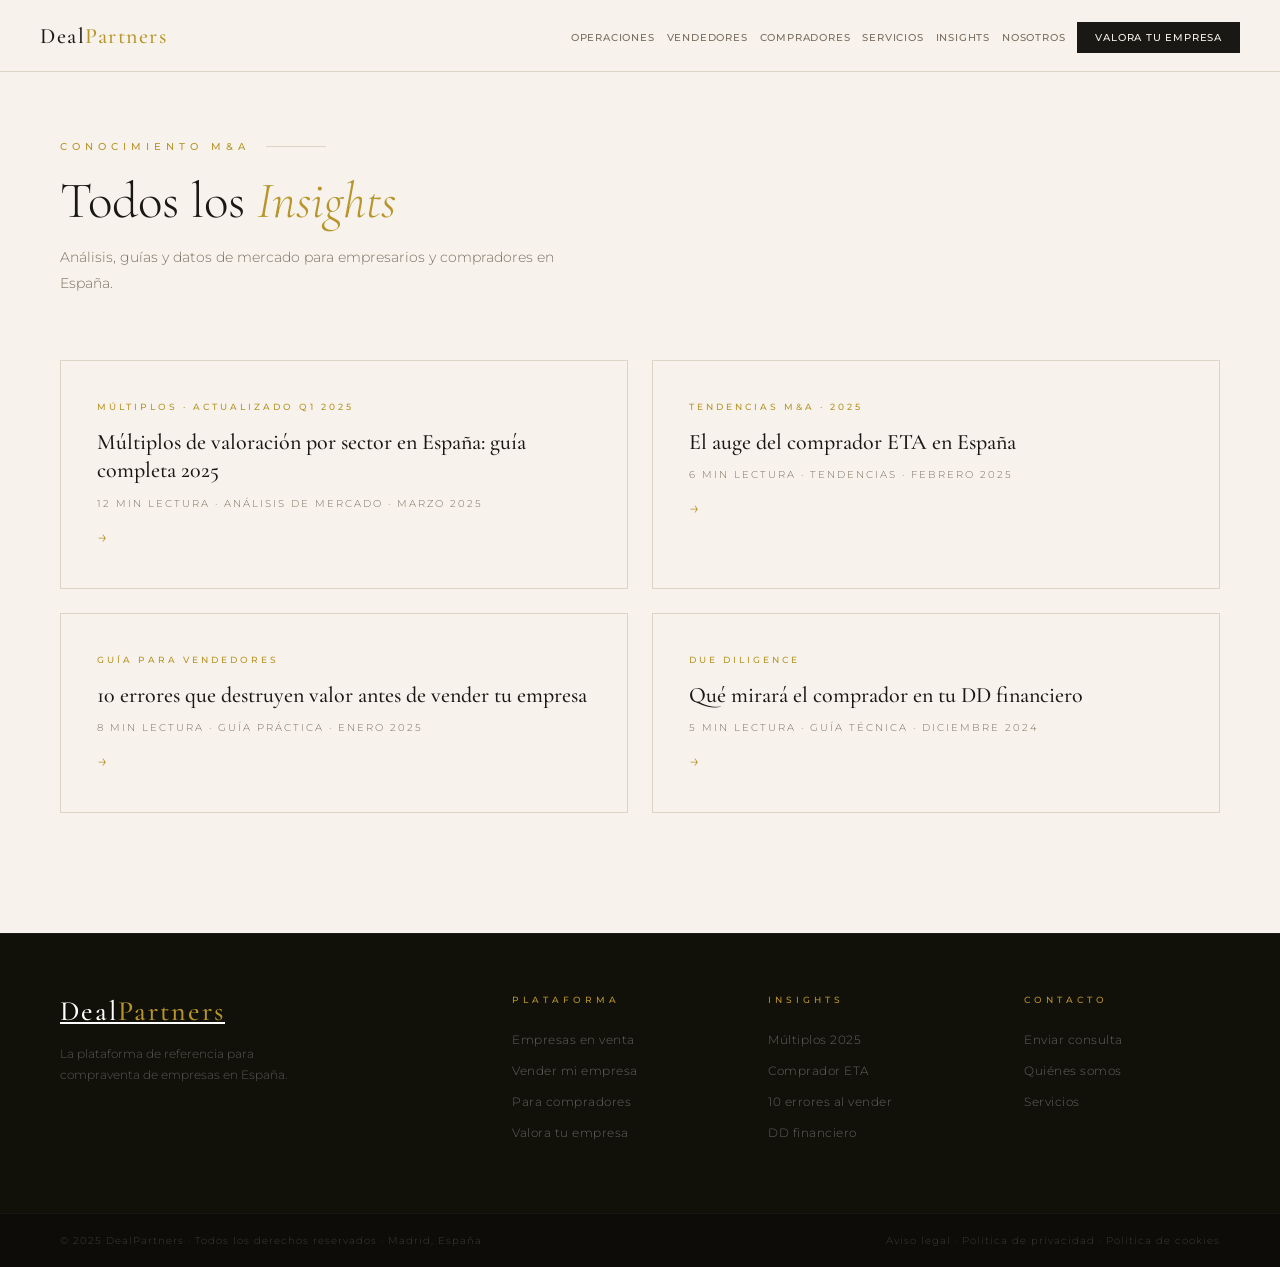
<file: insight-article.html>
<!DOCTYPE html>
<html lang="es">
<head>
  <meta charset="UTF-8">
  <meta name="viewport" content="width=device-width, initial-scale=1.0">
  <title>Insights M&A — DealPartners</title>
  <link href="https://fonts.googleapis.com/css2?family=Cormorant+Garamond:ital,wght@0,300;0,400;0,500;0,600;1,300;1,400&family=Montserrat:wght@300;400;500;600&display=swap" rel="stylesheet">
  <link rel="stylesheet" href="style.css">
  <style>
    /* ── ARTICLE PAGE SPECIFICS ── */
    .article-hero {
      background: var(--dark);
      padding: 140px 60px 80px;
      position: relative; overflow: hidden;
    }
    .article-hero::before {
      content: '';
      position: absolute; inset: 0;
      background: radial-gradient(ellipse 60% 80% at 70% 50%, rgba(184,149,42,0.1) 0%, transparent 70%);
    }
    .article-hero-inner { max-width: 820px; position: relative; z-index: 1; }
    .article-back {
      display: inline-flex; align-items: center; gap: 8px;
      font-size: 10px; letter-spacing: 2px; text-transform: uppercase;
      color: var(--gold2); text-decoration: none; font-weight: 500;
      margin-bottom: 32px; transition: gap 0.2s;
    }
    .article-back:hover { gap: 12px; }
    .article-cat {
      font-size: 10px; letter-spacing: 4px; text-transform: uppercase;
      color: var(--gold); font-weight: 500; margin-bottom: 20px;
    }
    .article-title {
      font-family: 'Cormorant Garamond', serif;
      font-size: clamp(36px, 5vw, 64px); font-weight: 300; line-height: 1.1;
      color: var(--white); margin-bottom: 24px;
    }
    .article-title em { font-style: italic; color: var(--gold2); }
    .article-meta-row {
      display: flex; gap: 24px; align-items: center;
      font-size: 11px; letter-spacing: 1px; color: rgba(255,255,255,0.35);
      text-transform: uppercase; flex-wrap: wrap;
    }
    .article-meta-sep { color: rgba(255,255,255,0.15); }

    .article-body {
      max-width: 820px; margin: 0 auto;
      padding: 80px 60px 120px;
    }
    .article-lead {
      font-family: 'Cormorant Garamond', serif;
      font-size: 22px; font-weight: 300; font-style: italic;
      color: var(--dark); line-height: 1.6;
      border-left: 3px solid var(--gold); padding-left: 24px;
      margin-bottom: 48px;
    }
    .article-body h2 {
      font-family: 'Cormorant Garamond', serif;
      font-size: 30px; font-weight: 500; color: var(--dark);
      margin: 56px 0 20px; line-height: 1.2;
    }
    .article-body h3 {
      font-family: 'Cormorant Garamond', serif;
      font-size: 22px; font-weight: 500; color: var(--dark);
      margin: 36px 0 14px;
    }
    .article-body p {
      font-size: 15px; color: #3a342c; line-height: 1.9;
      margin-bottom: 20px; font-weight: 300;
    }
    .article-body ul, .article-body ol {
      margin: 0 0 24px 0; padding-left: 0; list-style: none;
    }
    .article-body li {
      font-size: 14px; color: #3a342c; line-height: 1.8;
      padding: 10px 0 10px 24px; border-bottom: 1px solid var(--border);
      position: relative; font-weight: 300;
    }
    .article-body li::before { content: '—'; position: absolute; left: 0; color: var(--gold); }
    .article-callout {
      background: var(--cream2); border-left: 4px solid var(--gold);
      padding: 28px 32px; margin: 40px 0; font-size: 14px;
      color: var(--dark); line-height: 1.8; font-weight: 400;
    }
    .article-callout strong { color: var(--gold); }
    .data-table {
      width: 100%; border-collapse: collapse; margin: 40px 0; font-size: 13px;
    }
    .data-table th {
      background: var(--dark); color: var(--gold2);
      padding: 12px 16px; text-align: left;
      font-size: 9px; letter-spacing: 2px; text-transform: uppercase; font-weight: 500;
    }
    .data-table td {
      padding: 12px 16px; border-bottom: 1px solid var(--border);
      color: var(--dark); font-weight: 300;
    }
    .data-table tr:hover td { background: var(--cream2); }
    .data-table td:last-child { color: var(--gold); font-weight: 500; }

    .article-cta-box {
      background: var(--dark); padding: 48px; margin: 64px 0 0;
      text-align: center;
    }
    .article-cta-box h3 {
      font-family: 'Cormorant Garamond', serif;
      font-size: 30px; font-weight: 300; color: var(--white);
      margin-bottom: 12px; font-style: italic;
    }
    .article-cta-box p { font-size: 13px; color: rgba(255,255,255,0.45); margin-bottom: 28px; }

    /* Related articles */
    .related { background: var(--cream2); padding: 80px 60px; }
    .related-grid { display: grid; grid-template-columns: repeat(3,1fr); gap: 1px; background: var(--border); margin-top: 40px; }

    /* Index page */
    .insights-index { padding: 120px 60px; }
    .insights-index-grid { display: grid; grid-template-columns: repeat(2,1fr); gap: 24px; margin-top: 48px; }
    .index-card {
      border: 1px solid var(--border); padding: 40px 36px;
      text-decoration: none; color: inherit;
      transition: border-color 0.3s, transform 0.3s, box-shadow 0.3s;
      display: block;
    }
    .index-card:hover { border-color: var(--gold); transform: translateY(-4px); box-shadow: 0 16px 48px rgba(26,24,20,0.08); }

    @media (max-width: 768px) {
      .article-hero { padding: 120px 24px 60px; }
      .article-body { padding: 48px 24px 80px; }
      .related { padding: 60px 24px; }
      .related-grid { grid-template-columns: 1fr; }
      .insights-index { padding: 80px 24px; }
      .insights-index-grid { grid-template-columns: 1fr; }
    }
  </style>
</head>
<body>

<nav id="navbar">
  <a href="index.html" class="nav-logo">Deal<span>Partners</span></a>
  <ul class="nav-links">
    <li><a href="index.html#marketplace">Operaciones</a></li>
    <li><a href="index.html#vender">Vendedores</a></li>
    <li><a href="index.html#comprar">Compradores</a></li>
    <li><a href="index.html#servicios">Servicios</a></li>
    <li><a href="index.html#insights">Insights</a></li>
    <li><a href="index.html#nosotros">Nosotros</a></li>
    <li><a href="deal-readiness-score.html" class="nav-cta">Valora tu empresa</a></li>
  </ul>
</nav>

<div id="pageContent"></div>

<script>
/* ══════════════════════════════════════════════════════════
   ARTICLE DATABASE
════════════════════════════════════════════════════════════ */
const articles = {
  'multiplos-2025': {
    cat:   'Múltiplos · Actualizado Q1 2025',
    title: 'Múltiplos de valoración por sector en España: <em>guía completa 2025</em>',
    meta:  '12 min lectura · Análisis de mercado · Marzo 2025',
    lead:  'Conocer el rango de valoración de tu empresa antes de iniciar un proceso de venta no es una ventaja — es una necesidad. En esta guía recogemos los datos de transacciones reales cerradas en España durante 2024.',
    body: `
      <h2>Por qué importa el múltiplo EBITDA</h2>
      <p>El múltiplo sobre EBITDA es el principal indicador de valoración en operaciones de compraventa de empresas en España para el segmento de PYMES. Su uso simplifica la comparación entre empresas de distintos tamaños y sectores, y es el lenguaje común entre compradores y asesores.</p>
      <p>Sin embargo, el múltiplo no es un número fijo: oscila en función del sector, el tamaño, el perfil de ingresos, la dependencia del fundador y la coyuntura de mercado. La diferencia entre una empresa mal preparada y una bien preparada puede ser de 2–3 veces el EBITDA.</p>

      <div class="article-callout"><strong>Ejemplo práctico:</strong> Una empresa con €1M de EBITDA puede valer €4M con un múltiplo de 4x o €7M con un múltiplo de 7x. La diferencia — €3M — depende casi completamente de cómo esté preparada la empresa para la venta.</div>

      <h2>Múltiplos por sector en España (2024)</h2>
      <p>Los rangos siguientes se basan en transacciones de empresas con EBITDA entre €300K y €5M cerradas en el mercado español durante 2024. Las cifras representan el rango habitual; casos excepcionales pueden superar el techo o caer por debajo del suelo.</p>

      <table class="data-table">
        <thead>
          <tr><th>Sector</th><th>Rango bajo</th><th>Rango alto</th><th>Múltiplo mediano</th></tr>
        </thead>
        <tbody>
          <tr><td>Software / SaaS B2B</td><td>7x</td><td>14x</td><td>9x</td></tr>
          <tr><td>Salud (clínicas, dental)</td><td>5x</td><td>9x</td><td>7x</td></tr>
          <tr><td>Servicios profesionales B2B</td><td>4x</td><td>8x</td><td>6x</td></tr>
          <tr><td>Industrial / fabricación</td><td>4x</td><td>7x</td><td>5.5x</td></tr>
          <tr><td>Distribución / logística</td><td>3x</td><td>6x</td><td>4.5x</td></tr>
          <tr><td>Hostelería / restauración</td><td>3x</td><td>6x</td><td>4x</td></tr>
          <tr><td>Retail</td><td>2.5x</td><td>5x</td><td>3.5x</td></tr>
          <tr><td>Construcción</td><td>2x</td><td>4x</td><td>3x</td></tr>
        </tbody>
      </table>

      <h2>Los 5 factores que más mueven el múltiplo</h2>
      <ul>
        <li><strong>Recurrencia de ingresos:</strong> Contratos recurrentes, suscripciones o clientes de largo plazo elevan el múltiplo significativamente.</li>
        <li><strong>Independencia del fundador:</strong> Si la empresa depende de una sola persona, el múltiplo sufre. Los compradores pagan prima por equipos directivos sólidos.</li>
        <li><strong>Crecimiento:</strong> Una empresa que crece al 15%+ anual recibe un tratamiento diferente a una estable. El crecimiento justifica pagar por el potencial futuro.</li>
        <li><strong>Tamaño del EBITDA:</strong> El efecto escala es real. Un EBITDA de €2M recibe mejor múltiplo que uno de €300K, incluso en el mismo sector.</li>
        <li><strong>Diversificación de clientes:</strong> Si el 40% de la facturación depende de un solo cliente, cualquier comprador lo detectará y aplicará descuento.</li>
      </ul>

      <h2>¿Cómo mejorar el múltiplo antes de vender?</h2>
      <p>La preparación pre-venta es la palanca más poderosa para maximizar el precio. Empresas que inician el proceso de preparación 12–18 meses antes de salir al mercado obtienen sistemáticamente mejores valoraciones.</p>
      <p>Las áreas de mejora más impactantes son: reducción de dependencia del fundador, sistematización de procesos, limpieza documental y, cuando sea posible, incremento de la recurrencia de ingresos mediante contratos o acuerdos marco.</p>

      <div class="article-callout"><strong>Conclusión:</strong> El múltiplo no es un dato fijo que recibirás del mercado. Es el resultado de cómo has preparado tu empresa. Dos empresas del mismo sector con el mismo EBITDA pueden tener valoraciones radicalmente distintas.</div>
    `
  },

  'eta-espana': {
    cat:   'Tendencias M&A · 2025',
    title: 'El auge del comprador <em>ETA en España</em>',
    meta:  '6 min lectura · Tendencias · Febrero 2025',
    lead:  'Un nuevo perfil de comprador está irrumpiendo en el mercado español de compraventa de empresas: el directivo o profesional que, en lugar de crear una empresa desde cero, adquiere una con tracción probada.',
    body: `
      <h2>¿Qué es el ETA?</h2>
      <p>ETA son las siglas de Entrepreneurship Through Acquisition — emprendimiento a través de adquisición. El modelo, popularizado en Estados Unidos por las escuelas de negocio de Harvard y Stanford, está llegando con fuerza a España.</p>
      <p>El perfil típico: un profesional con 10–15 años de experiencia en consultoría, banca o dirección general, que busca liderar una empresa propia pero que prefiere construir sobre una base existente — clientes, equipo, operativa — en lugar de empezar desde cero.</p>

      <h2>Por qué este perfil está creciendo en España</h2>
      <ul>
        <li>El envejecimiento del tejido empresarial español: miles de PYMES sin sucesor natural buscan comprador.</li>
        <li>El acceso a financiación bancaria para adquisiciones de empresas rentables ha mejorado notablemente.</li>
        <li>La proliferación de comunidades y formación específica sobre ETA en español.</li>
        <li>La caída de la estigmatización del fracaso empresarial, que anima a directivos a dar el salto.</li>
      </ul>

      <div class="article-callout"><strong>Dato de mercado:</strong> En 2024 estimamos que entre un 15% y un 20% de las operaciones de PYMES españolas con EBITDA inferior a €500K fueron compradas por compradores individuales o ETA, frente a menos del 5% en 2019.</div>

      <h2>Qué significa esto para los vendedores</h2>
      <p>El comprador ETA es, en muchos casos, el mejor comprador para una empresa pequeña. Está dispuesto a involucrarse en la gestión, valora el know-how del equipo existente y tiene un horizonte de inversión de largo plazo — no busca revender en 3 años.</p>
      <p>Sin embargo, su capacidad de financiación es más limitada que la de un fondo o un grupo industrial. El precio ofrecido suele ser adecuado, pero el proceso de cierre puede ser más largo y depende de la financiación bancaria.</p>

      <h2>Qué tipo de empresas buscan</h2>
      <ul>
        <li>EBITDA entre €150K y €600K — que genere suficiente para pagar la deuda y un salario digno al comprador.</li>
        <li>Empresa con equipo operativo — que no dependa exclusivamente del fundador para funcionar.</li>
        <li>Sectores predecibles: servicios B2B, salud, industria de nicho, servicios especializados.</li>
        <li>Localización: preferentemente en grandes ciudades o sectores sin limitación geográfica.</li>
      </ul>
    `
  },

  'errores-venta': {
    cat:   'Guía para vendedores',
    title: '10 errores que <em>destruyen valor</em> antes de vender tu empresa',
    meta:  '8 min lectura · Guía práctica · Enero 2025',
    lead:  'La mayoría de los errores que cuestan dinero a los vendedores no ocurren durante la negociación — ocurren meses o años antes. Estos son los 10 más comunes y cómo evitarlos.',
    body: `
      <h2>Error 1: Salir al mercado sin preparación</h2>
      <p>El error más costoso es también el más común: iniciar conversaciones con compradores sin haber ordenado la documentación, normalizado el EBITDA o analizado los riesgos que un comprador va a identificar en due diligence. Un comprador bien asesorado utiliza cada problema que encuentra para reducir el precio.</p>

      <h2>Error 2: Confundir facturación con valor</h2>
      <p>La facturación es un indicador de tamaño, no de valor. El mercado paga por EBITDA, por recurrencia, por el equipo directivo y por la posición competitiva. Una empresa con €10M de facturación y €200K de EBITDA vale menos que otra con €3M de facturación y €800K de EBITDA.</p>

      <h2>Error 3: Alta dependencia del fundador</h2>
      <p>Si eres imprescindible en ventas, en operaciones o en la relación con clientes clave, eres también el principal riesgo que un comprador tiene que gestionar. El descuento puede ser enorme. La solución: empezar a delegar y documentar dos o tres años antes de la venta.</p>

      <div class="article-callout"><strong>Regla práctica:</strong> Pregúntate: ¿podría la empresa funcionar sin mí durante 3 meses? Si la respuesta es no, un comprador lo sabe — y pagará menos.</div>

      <h2>Error 4: Concentración en pocos clientes</h2>
      <p>Si un solo cliente representa más del 20–25% de la facturación, cualquier comprador lo detectará y aplicará un descuento significativo. La diversificación de la base de clientes es una de las mejores inversiones que puedes hacer antes de vender.</p>

      <h2>Error 5: Mezclar gastos personales con los de la empresa</h2>
      <p>Coches, viajes, seguros y otros gastos que pasan por la empresa reducen el EBITDA reportado — pero si no se normalizan adecuadamente, el comprador no lo reconocerá. La normalización del EBITDA es un trabajo técnico que debe hacerse antes de entrar en negociación.</p>

      <h2>Error 6: No tener contratos formalizados</h2>
      <p>Relaciones comerciales basadas en la confianza y la palabra, sin contrato escrito, son un riesgo para cualquier comprador. En due diligence, la falta de contratos genera ajustes de precio o cláusulas de garantía que terminan costando dinero.</p>

      <h2>Error 7: Hablar con un solo comprador a la vez</h2>
      <p>La competencia entre compradores es el mecanismo más eficaz para maximizar el precio. Si hablas con un solo comprador de forma exclusiva, pierdes el principal mecanismo de presión en la negociación. Un proceso bien estructurado genera tensión competitiva.</p>

      <h2>Error 8: Revelar que "tienes prisa" por vender</h2>
      <p>La urgencia del vendedor es una información que los compradores utilizan sistemáticamente para mejorar sus condiciones. La posición negociadora ideal es la de alguien que no necesita vender — que lo hace porque es el momento óptimo.</p>

      <h2>Error 9: Subestimar el tiempo que tarda el proceso</h2>
      <p>Una operación de venta bien hecha dura entre 6 y 18 meses. Muchos vendedores entran al proceso pensando que durará 3 meses y acaban tomando malas decisiones bajo la presión del tiempo. Planifica con margen.</p>

      <h2>Error 10: No contar con asesoramiento especializado</h2>
      <p>La venta de una empresa es, probablemente, la transacción financiera más importante de tu vida. Intentar hacerla solo, o con asesores generalistas, suele costar más en valor perdido que lo que se ahorra en honorarios.</p>
    `
  },

  'dd-financiero': {
    cat:   'Due Diligence',
    title: 'Qué mirará el comprador en tu <em>DD financiero</em>',
    meta:  '5 min lectura · Guía técnica · Diciembre 2024',
    lead:  'La due diligence financiera es el momento en que el comprador pone a prueba todo lo que te ha prometido pagar. Conocer de antemano lo que van a buscar es la mejor preparación posible.',
    body: `
      <h2>Qué es la due diligence financiera</h2>
      <p>La due diligence financiera (DD financiera) es el proceso de revisión exhaustiva de los estados financieros de una empresa antes de cerrar una adquisición. Su objetivo es validar que los números presentados son reales, identificar riesgos ocultos y confirmar la calidad del EBITDA que justifica el precio.</p>
      <p>En empresas de hasta €50M de facturación, la DD suele durar entre 3 y 6 semanas y es llevada a cabo por el equipo financiero del comprador, a veces asistido por una firma externa.</p>

      <h2>Las 5 áreas que siempre revisan</h2>

      <h3>1. Calidad del EBITDA</h3>
      <p>El primer análisis es siempre la normalización del EBITDA: separar los ingresos y gastos recurrentes de los extraordinarios, identificar gastos personales del dueño que pasan por la empresa y ajustar por elementos no recurrentes.</p>

      <div class="article-callout"><strong>Lo que buscan:</strong> ¿El EBITDA que presenta el vendedor es sostenible? ¿Hay partidas que inflan el EBITDA artificialmente? ¿Hay gastos recurrentes que el vendedor ha excluido?</div>

      <h3>2. Evolución histórica de ingresos</h3>
      <p>Analizarán al menos 3 años de evolución de ingresos, idealmente 5. Buscan tendencias, estacionalidad, concentración por cliente y producto, y explicación de variaciones significativas.</p>

      <h3>3. Calidad de la deuda y el balance</h3>
      <p>Deuda financiera, deudas con la Administración, contingencias laborales, avales, garantías prestadas, litigios en curso. Cualquier pasivo oculto puede traducirse en un ajuste de precio o en cláusulas de garantía en el contrato de compraventa.</p>

      <h3>4. Capital circulante y generación de caja</h3>
      <p>La diferencia entre EBITDA y caja generada es clave. Una empresa que tiene buen EBITDA pero consume mucho capital circulante (por plazos de cobro largos, stock elevado, etc.) vale menos de lo que sugiere el múltiplo sobre EBITDA.</p>

      <h3>5. Estructura fiscal y societaria</h3>
      <p>Inspecciones fiscales en curso, criterios contables cuestionables, estructura societaria con activos o pasivos en empresas vinculadas. Cualquier complejidad fiscal añade incertidumbre y se traduce en ajuste de precio.</p>

      <h2>Checklist de documentación que debes tener preparada</h2>
      <ul>
        <li>Cuentas anuales depositadas de los últimos 3–5 ejercicios</li>
        <li>Contabilidad analítica y de gestión del ejercicio en curso</li>
        <li>Declaraciones del Impuesto de Sociedades (últimos 5 años)</li>
        <li>Declaraciones de IVA (últimos 4 años)</li>
        <li>Liquidaciones de nóminas y cotizaciones (últimos 3 años)</li>
        <li>Pólizas de crédito, préstamos y avales vigentes</li>
        <li>Contratos con clientes principales</li>
        <li>Contratos de alquiler, leasing y arrendamientos</li>
        <li>Documentación de activos fijos relevantes</li>
        <li>Certificado de estar al corriente con Hacienda y Seguridad Social</li>
      </ul>

      <div class="article-callout"><strong>Consejo:</strong> La mejor estrategia no es ocultar problemas — es identificarlos antes que el comprador y preparar una explicación razonada. Los problemas descubiertos por el comprador durante DD generan desconfianza y se penalizan más de lo que valen.</div>
    `
  }
};

/* ── ALL ARTICLES INDEX ──────────────────────────────────── */
function renderIndex() {
  const cards = Object.entries(articles).map(([id, a]) => `
    <a href="insight-article.html?id=${id}" class="index-card">
      <div class="insight-cat">${a.cat}</div>
      <div class="insight-title" style="font-family:'Cormorant Garamond',serif;font-size:22px;font-weight:500;line-height:1.3;margin-bottom:12px;">${a.title.replace(/<em>|<\/em>/g,'')}</div>
      <div class="insight-meta">${a.meta}</div>
      <div class="insight-arrow">→</div>
    </a>
  `).join('');

  return `
    <section class="insights-index" style="padding-top:140px;">
      <div class="section-label">Conocimiento M&A</div>
      <h1 class="section-title">Todos los <em>Insights</em></h1>
      <p class="section-sub">Análisis, guías y datos de mercado para empresarios y compradores en España.</p>
      <div class="insights-index-grid">${cards}</div>
    </section>
    ${renderFooterCTA()}
  `;
}

/* ── SINGLE ARTICLE ──────────────────────────────────────── */
function renderArticle(id) {
  const a = articles[id];
  if (!a) return renderIndex();

  const otherId  = Object.keys(articles).filter(k => k !== id);
  const relCards = otherId.slice(0,3).map(k => {
    const r = articles[k];
    return `
      <a href="insight-article.html?id=${k}" class="insight-card" style="text-decoration:none;color:inherit;">
        <div class="insight-cat">${r.cat}</div>
        <div class="insight-title">${r.title.replace(/<em>|<\/em>/g,'')}</div>
        <div class="insight-meta">${r.meta}</div>
        <div class="insight-arrow">→</div>
      </a>`;
  }).join('');

  return `
    <div class="article-hero">
      <div class="article-hero-inner">
        <a href="insight-article.html" class="article-back">← Todos los insights</a>
        <div class="article-cat">${a.cat}</div>
        <h1 class="article-title">${a.title}</h1>
        <div class="article-meta-row">
          <span>${a.meta}</span>
          <span class="article-meta-sep">·</span>
          <span>DealPartners</span>
        </div>
      </div>
    </div>

    <div class="article-body">
      <p class="article-lead">${a.lead}</p>
      ${a.body}
      <div class="article-cta-box">
        <h3>¿Quieres aplicarlo a tu empresa?</h3>
        <p>Habla con uno de nuestros asesores sin coste. Primera consulta gratuita.</p>
        <a href="index.html#contacto" class="btn-gold">Solicitar consulta gratuita →</a>
      </div>
    </div>

    <section class="related">
      <div class="section-label" style="padding:0 0 0 0;">Seguir leyendo</div>
      <h2 class="section-title" style="margin-bottom:0;">Más <em>insights</em></h2>
      <div class="related-grid">${relCards}</div>
    </section>
    ${renderFooterCTA()}
  `;
}

function renderFooterCTA() {
  return `
    <footer>
      <div class="footer-brand">
        <a href="index.html" class="footer-logo">Deal<span>Partners</span></a>
        <p class="footer-tagline">La plataforma de referencia para compraventa de empresas en España.</p>
      </div>
      <div class="footer-col">
        <h4>Plataforma</h4>
        <ul>
          <li><a href="index.html#marketplace">Empresas en venta</a></li>
          <li><a href="registro.html?tipo=vendedor">Vender mi empresa</a></li>
          <li><a href="registro.html?tipo=comprador">Para compradores</a></li>
          <li><a href="deal-readiness-score.html">Valora tu empresa</a></li>
        </ul>
      </div>
      <div class="footer-col">
        <h4>Insights</h4>
        <ul>
          <li><a href="insight-article.html?id=multiplos-2025">Múltiplos 2025</a></li>
          <li><a href="insight-article.html?id=eta-espana">Comprador ETA</a></li>
          <li><a href="insight-article.html?id=errores-venta">10 errores al vender</a></li>
          <li><a href="insight-article.html?id=dd-financiero">DD financiero</a></li>
        </ul>
      </div>
      <div class="footer-col">
        <h4>Contacto</h4>
        <ul>
          <li><a href="index.html#contacto">Enviar consulta</a></li>
          <li><a href="index.html#nosotros">Quiénes somos</a></li>
          <li><a href="index.html#servicios">Servicios</a></li>
        </ul>
      </div>
    </footer>
    <div class="footer-bottom">
      <p>© 2025 DealPartners · Todos los derechos reservados · Madrid, España</p>
      <p>Aviso legal · Política de privacidad · Política de cookies</p>
    </div>
  `;
}

/* ── INIT ────────────────────────────────────────────────── */
const id = new URLSearchParams(window.location.search).get('id');
document.getElementById('pageContent').innerHTML = id ? renderArticle(id) : renderIndex();
if (id && articles[id]) {
  document.title = articles[id].title.replace(/<[^>]+>/g,'') + ' — DealPartners';
}

/* Navbar scroll */
window.addEventListener('scroll', () => {
  document.getElementById('navbar').classList.toggle('scrolled', window.scrollY > 40);
});
</script>
</body>
</html>
</file>
<file: style.css>
/* ============================================================
   DealPartners — Main Stylesheet
   ============================================================ */

@import url('https://fonts.googleapis.com/css2?family=Cormorant+Garamond:ital,wght@0,300;0,400;0,500;0,600;1,300;1,400&family=Montserrat:wght@300;400;500;600&family=Montserrat+Alternates:wght@300;400&display=swap');

/* ── RESET & ROOT ─────────────────────────────────────────── */
*, *::before, *::after { box-sizing: border-box; margin: 0; padding: 0; }

:root {
  --cream:      #f7f3ec;
  --cream2:     #ede8df;
  --dark:       #1a1814;
  --dark2:      #2c2820;
  --gold:       #b8952a;
  --gold2:      #d4af5a;
  --gold-light: #f0e0a8;
  --muted:      #7a6f60;
  --border:     #ddd5c4;
  --white:      #ffffff;
}

html { scroll-behavior: smooth; }

body {
  background: var(--cream);
  color: var(--dark);
  font-family: 'Montserrat', sans-serif;
  font-weight: 300;
  overflow-x: hidden;
}

/* ── SCROLLBAR ────────────────────────────────────────────── */
::-webkit-scrollbar       { width: 6px; }
::-webkit-scrollbar-track { background: var(--cream2); }
::-webkit-scrollbar-thumb { background: var(--gold); }

/* ── NAVIGATION ───────────────────────────────────────────── */
nav {
  position: fixed; top: 0; left: 0; right: 0;
  z-index: 200;
  padding: 0 40px;
  height: 72px;
  display: flex; align-items: center; justify-content: space-between;
  gap: 16px;
  background: rgba(247,243,236,0.96);
  backdrop-filter: blur(12px);
  border-bottom: 1px solid var(--border);
  transition: box-shadow 0.3s;
}
nav.scrolled { box-shadow: 0 4px 40px rgba(26,24,20,0.08); }

.nav-logo {
  font-family: 'Cormorant Garamond', serif;
  font-size: 22px; font-weight: 500; letter-spacing: 1.5px;
  color: var(--dark); text-decoration: none;
  flex-shrink: 0;
}
.nav-logo span { color: var(--gold); }

.nav-links {
  display: flex; gap: 12px; align-items: center;
  list-style: none;
  flex-shrink: 0;
}
.nav-links a {
  font-size: 10px; letter-spacing: 0.8px; text-transform: uppercase;
  color: var(--muted); text-decoration: none;
  transition: color 0.2s; font-weight: 500;
  white-space: nowrap;
}
.nav-links a:hover { color: var(--dark); }

.nav-cta {
  background: var(--dark);
  color: var(--cream) !important;
  padding: 9px 18px;
  letter-spacing: 1px; font-size: 10px !important;
  transition: background 0.2s !important;
  white-space: nowrap;
}
.nav-cta:hover { background: var(--gold) !important; color: var(--white) !important; }

/* ── BUTTONS ──────────────────────────────────────────────── */
.btn-gold {
  background: var(--gold); color: var(--white);
  padding: 16px 36px; font-size: 10px; letter-spacing: 3px;
  text-transform: uppercase; text-decoration: none; font-weight: 500;
  transition: background 0.25s, transform 0.2s; display: inline-block;
}
.btn-gold:hover { background: var(--dark); transform: translateY(-2px); }

.btn-outline {
  border: 1px solid var(--border); color: var(--dark);
  padding: 16px 36px; font-size: 10px; letter-spacing: 3px;
  text-transform: uppercase; text-decoration: none; font-weight: 500;
  transition: border-color 0.2s, background 0.2s; display: inline-block;
}
.btn-outline:hover { border-color: var(--dark); background: var(--dark); color: var(--cream); }

/* ── HERO ─────────────────────────────────────────────────── */
.hero {
  min-height: 100vh; display: grid; grid-template-columns: 1fr 1fr;
  padding-top: 72px; position: relative; overflow: hidden;
  align-items: start;
}
.hero-left {
  padding: 120px 60px 80px;
  display: flex; flex-direction: column; justify-content: flex-start;
  position: relative; z-index: 2;
}
.hero-eyebrow {
  font-size: 10px; letter-spacing: 5px; text-transform: uppercase;
  color: var(--gold); font-weight: 500; margin-bottom: 32px;
  display: flex; align-items: center; gap: 12px;
  opacity: 0; animation: fadeUp 0.9s 0.2s forwards;
}
.hero-eyebrow::before { content: ''; width: 40px; height: 1px; background: var(--gold); }

.hero h1 {
  font-family: 'Cormorant Garamond', serif;
  font-size: clamp(52px, 5.5vw, 82px); font-weight: 300; line-height: 1.05;
  margin-bottom: 32px; opacity: 0; animation: fadeUp 0.9s 0.4s forwards;
}
.hero h1 em { font-style: italic; color: var(--gold); }

.hero-sub {
  font-size: 15px; color: var(--muted); line-height: 1.8;
  max-width: 440px; margin-bottom: 52px; font-weight: 300;
  opacity: 0; animation: fadeUp 0.9s 0.6s forwards;
}
.hero-actions {
  display: flex; gap: 16px; flex-wrap: wrap;
  opacity: 0; animation: fadeUp 0.9s 0.8s forwards;
}

.hero-right {
  background: var(--dark); position: relative; overflow: hidden;
  display: flex; align-items: stretch; justify-content: center;
  min-height: calc(100vh - 72px);
}
.hero-right::before {
  content: ''; position: absolute; inset: 0;
  background:
    radial-gradient(ellipse 60% 60% at 30% 40%, rgba(184,149,42,0.15) 0%, transparent 70%),
    radial-gradient(ellipse 40% 40% at 80% 80%, rgba(184,149,42,0.08) 0%, transparent 60%);
}
.hero-stats { position: relative; z-index: 1; padding: 120px 60px 80px; width: 100%; }
.hero-stats-title {
  font-size: 10px; font-family: 'Montserrat', sans-serif;
  letter-spacing: 5px; color: var(--gold2); text-transform: uppercase;
  font-weight: 500;
  margin-bottom: 48px; opacity: 0; animation: fadeIn 1s 1s forwards;
}
.stat-row {
  border-top: 1px solid rgba(255,255,255,0.08); padding: 28px 0;
  display: flex; justify-content: space-between; align-items: baseline;
  opacity: 0;
}
.stat-row:nth-child(2) { animation: fadeIn 0.8s 1.1s forwards; }
.stat-row:nth-child(3) { animation: fadeIn 0.8s 1.2s forwards; }
.stat-row:nth-child(4) { animation: fadeIn 0.8s 1.3s forwards; }
.stat-row:nth-child(5) { animation: fadeIn 0.8s 1.4s forwards; }
.stat-num {
  font-family: 'Cormorant Garamond', serif; font-size: 48px;
  font-weight: 300; color: var(--white); line-height: 1;
}
.stat-num sup  { font-size: 20px; color: var(--gold2); }
.stat-label    { font-size: 11px; letter-spacing: 2px; color: rgba(255,255,255,0.4); text-align: right; max-width: 160px; line-height: 1.6; }

.hero-claim {
  margin-top: 40px;
  padding-top: 32px;
  border-top: 1px solid rgba(184,149,42,0.25);
  font-size: 13px; line-height: 1.8; font-weight: 300;
  color: rgba(247,243,236,0.55);
  opacity: 0; animation: fadeIn 0.8s 1.6s forwards;
}
.hero-claim-mark {
  display: block; color: var(--gold); font-size: 18px;
  margin-bottom: 10px; letter-spacing: 2px;
}

/* ── DIVIDER ──────────────────────────────────────────────── */
.divider-gold {
  height: 4px;
  background: linear-gradient(to right, var(--gold), var(--gold2), transparent);
}

/* ── SECTION BASE ─────────────────────────────────────────── */
section { padding: 120px 60px; }

.section-label {
  font-size: 10px; letter-spacing: 5px; text-transform: uppercase;
  color: var(--gold); font-weight: 500;
  display: flex; align-items: center; gap: 16px; margin-bottom: 20px;
}
.section-label::after { content: ''; flex: 1; height: 1px; background: var(--border); max-width: 60px; }

.section-title {
  font-family: 'Cormorant Garamond', serif;
  font-size: clamp(36px, 4vw, 58px); font-weight: 300; line-height: 1.1; margin-bottom: 16px;
}
.section-title em { font-style: italic; color: var(--gold); }

.section-sub { font-size: 14px; color: var(--muted); line-height: 1.8; max-width: 520px; margin-bottom: 64px; }

/* ── MARKETPLACE ──────────────────────────────────────────── */
.marketplace { background: var(--white); }

.filters { display: flex; gap: 12px; flex-wrap: wrap; margin-bottom: 48px; }
.filter-btn {
  padding: 8px 20px; border: 1px solid var(--border); background: transparent;
  font-family: 'Montserrat', sans-serif; font-size: 11px; letter-spacing: 2px;
  color: var(--muted); cursor: pointer; transition: all 0.2s; text-transform: uppercase;
}
.filter-btn.active,
.filter-btn:hover { background: var(--dark); color: var(--cream); border-color: var(--dark); }

.listings-grid { display: grid; grid-template-columns: repeat(3, 1fr); gap: 1px; background: var(--border); }

.listing-card {
  background: var(--white); padding: 40px 36px;
  transition: background 0.3s; position: relative; overflow: hidden;
}
.listing-card::after {
  content: ''; position: absolute; bottom: 0; left: 0; right: 0;
  height: 2px; background: var(--gold);
  transform: scaleX(0); transform-origin: left; transition: transform 0.3s;
}
.listing-card:hover                { background: var(--cream); }
.listing-card:hover::after         { transform: scaleX(1); }

.listing-tag {
  font-size: 9px; letter-spacing: 3px; text-transform: uppercase;
  color: var(--gold); font-weight: 500; margin-bottom: 20px;
  display: flex; align-items: center; gap: 8px;
}
.listing-tag::before { content: '●'; font-size: 6px; }

.listing-name { font-family: 'Cormorant Garamond', serif; font-size: 24px; font-weight: 500; margin-bottom: 12px; line-height: 1.2; }
.listing-desc { font-size: 13px; color: var(--muted); line-height: 1.7; margin-bottom: 28px; }

.listing-metrics {
  display: grid; grid-template-columns: 1fr 1fr; gap: 16px; margin-bottom: 28px;
  border-top: 1px solid var(--border); padding-top: 24px;
}
.metric-label { font-size: 9px; letter-spacing: 2px; color: var(--muted); text-transform: uppercase; margin-bottom: 4px; }
.metric-val   { font-family: 'Cormorant Garamond', serif; font-size: 22px; font-weight: 500; }

.listing-link {
  font-size: 10px; letter-spacing: 3px; text-transform: uppercase;
  color: var(--gold); text-decoration: none; font-weight: 500;
  display: flex; align-items: center; gap: 8px; transition: gap 0.2s;
}
.listing-link:hover { gap: 14px; }

.listing-confidential {
  position: absolute; top: 20px; right: 20px;
  font-size: 9px; letter-spacing: 2px; color: var(--muted);
  border: 1px solid var(--border); padding: 4px 10px; text-transform: uppercase;
}

/* ── SELL PROCESS ─────────────────────────────────────────── */
.sell                           { background: var(--dark); color: var(--cream); }
.sell .section-label            { color: var(--gold2); }
.sell .section-label::after     { background: rgba(255,255,255,0.1); }
.sell .section-title em         { color: var(--gold2); }
.sell .section-sub              { color: rgba(247,243,236,0.5); }

.process-steps { display: grid; grid-template-columns: repeat(4, 1fr); gap: 0; position: relative; margin-top: 80px; }
.process-line {
  position: absolute; top: 32px; left: 8%; right: 8%;
  height: 1px; background: linear-gradient(to right, var(--gold), rgba(184,149,42,0.2));
}
.process-step { padding: 0 32px; position: relative; }
.step-number {
  width: 64px; height: 64px; border: 1px solid rgba(184,149,42,0.4);
  display: flex; align-items: center; justify-content: center;
  font-family: 'Cormorant Garamond', serif; font-size: 28px; font-weight: 300;
  color: var(--gold2); margin-bottom: 28px; position: relative; z-index: 1;
  background: var(--dark); transition: border-color 0.3s, background 0.3s;
}
.process-step:hover .step-number { border-color: var(--gold); background: rgba(184,149,42,0.1); }
.step-title { font-family: 'Cormorant Garamond', serif; font-size: 22px; font-weight: 500; margin-bottom: 12px; color: var(--white); }
.step-desc  { font-size: 13px; color: rgba(247,243,236,0.45); line-height: 1.7; }

/* ── BUYER SECTION ────────────────────────────────────────── */
.buy         { background: var(--cream2); }
.buyer-types { display: grid; grid-template-columns: repeat(3, 1fr); gap: 24px; }

.buyer-card {
  border: 1px solid var(--border); padding: 48px 40px;
  background: var(--cream); position: relative;
  transition: border-color 0.3s, transform 0.3s, box-shadow 0.3s;
}
.buyer-card:hover { border-color: var(--gold); transform: translateY(-6px); box-shadow: 0 20px 60px rgba(26,24,20,0.1); }

.buyer-icon       { font-size: 32px; margin-bottom: 24px; display: block; }
.buyer-type-label { font-size: 9px; letter-spacing: 4px; text-transform: uppercase; color: var(--gold); margin-bottom: 16px; font-weight: 500; }
.buyer-name       { font-family: 'Cormorant Garamond', serif; font-size: 28px; font-weight: 500; margin-bottom: 16px; line-height: 1.2; }
.buyer-desc       { font-size: 13px; color: var(--muted); line-height: 1.7; margin-bottom: 32px; }

.buyer-features { list-style: none; }
.buyer-features li {
  font-size: 12px; color: var(--muted); padding: 8px 0;
  border-bottom: 1px solid var(--border);
  display: flex; align-items: center; gap: 10px; letter-spacing: 0.5px;
}
.buyer-features li::before { content: '—'; color: var(--gold); font-size: 14px; flex-shrink: 0; }

/* ── SERVICES ─────────────────────────────────────────────── */
.services-section { background: var(--white); }
.services-grid    { display: grid; grid-template-columns: repeat(2, 1fr); gap: 1px; background: var(--border); }

.service-item {
  background: var(--white); padding: 52px 48px;
  display: grid; grid-template-columns: auto 1fr; gap: 32px;
  align-items: start; transition: background 0.3s;
}
.service-item:hover { background: var(--cream); }

.service-num-big {
  font-family: 'Cormorant Garamond', serif; font-size: 72px; font-weight: 300;
  color: var(--border); line-height: 1; transition: color 0.3s;
}
.service-item:hover .service-num-big { color: var(--gold-light); }

.service-badge     { font-size: 9px; letter-spacing: 3px; text-transform: uppercase; color: var(--gold); font-weight: 500; margin-bottom: 12px; }
.service-title     { font-family: 'Cormorant Garamond', serif; font-size: 26px; font-weight: 500; margin-bottom: 12px; }
.service-desc      { font-size: 13px; color: var(--muted); line-height: 1.7; margin-bottom: 20px; }
.service-price-tag { font-size: 11px; letter-spacing: 2px; color: var(--dark); border-left: 2px solid var(--gold); padding-left: 12px; font-weight: 500; }

/* ── AI SCORE SECTION ─────────────────────────────────────── */
.ai-score {
  background: linear-gradient(135deg, var(--dark) 0%, #2c2414 100%);
  color: var(--cream); position: relative; overflow: hidden;
}
.ai-score::before {
  content: ''; position: absolute; top: -200px; right: -200px;
  width: 600px; height: 600px; border-radius: 50%;
  background: radial-gradient(circle, rgba(184,149,42,0.12) 0%, transparent 70%);
}
.ai-score-inner { display: grid; grid-template-columns: 1fr 1fr; gap: 100px; align-items: center; position: relative; z-index: 1; }
.ai-score .section-label        { color: var(--gold2); }
.ai-score .section-label::after { background: rgba(255,255,255,0.1); }
.ai-score .section-title        { color: var(--white); }
.ai-score .section-title em     { color: var(--gold2); }
.ai-score .section-sub          { color: rgba(247,243,236,0.5); margin-bottom: 40px; }

.score-widget { background: rgba(255,255,255,0.04); border: 1px solid rgba(184,149,42,0.25); padding: 48px; }
.score-widget-title { font-family: 'Cormorant Garamond', serif; font-size: 18px; letter-spacing: 2px; color: var(--gold2); margin-bottom: 32px; text-align: center; text-transform: uppercase; }
.score-meter      { position: relative; height: 8px; background: rgba(255,255,255,0.1); margin-bottom: 8px; }
.score-meter-fill { position: absolute; top: 0; left: 0; bottom: 0; background: linear-gradient(to right, var(--gold), var(--gold2)); transition: width 1.5s ease; }
.score-row        { margin-bottom: 24px; }
.score-row-header { display: flex; justify-content: space-between; font-size: 11px; letter-spacing: 1px; margin-bottom: 8px; }
.score-row-label  { color: rgba(255,255,255,0.6); }
.score-row-val    { color: var(--gold2); font-weight: 500; }
.score-total      { border-top: 1px solid rgba(184,149,42,0.2); padding-top: 28px; margin-top: 8px; text-align: center; }
.score-total-num  { font-family: 'Cormorant Garamond', serif; font-size: 72px; font-weight: 300; color: var(--gold2); line-height: 1; }
.score-total-label { font-size: 10px; letter-spacing: 4px; color: rgba(255,255,255,0.4); text-transform: uppercase; margin-top: 8px; }
.score-cta {
  margin-top: 28px; width: 100%; background: var(--gold); color: var(--white);
  border: none; padding: 16px; font-family: 'Montserrat', sans-serif;
  font-size: 10px; letter-spacing: 3px; text-transform: uppercase;
  cursor: pointer; font-weight: 500; transition: background 0.2s;
}
.score-cta:hover { background: var(--gold2); }

/* ── INSIGHTS ─────────────────────────────────────────────── */
.insights      { background: var(--cream2); }
.insights-grid { display: grid; grid-template-columns: 2fr 1fr 1fr; gap: 1px; background: var(--border); }

.insight-card          { background: var(--cream2); padding: 40px 36px; transition: background 0.3s; cursor: pointer; text-decoration: none; color: inherit; display: flex; flex-direction: column; }
.insight-card:hover    { background: var(--white); }
.insight-card.featured { grid-row: span 2; }

.insight-cat           { font-size: 9px; letter-spacing: 3px; text-transform: uppercase; color: var(--gold); font-weight: 500; margin-bottom: 16px; }
.insight-title         { font-family: 'Cormorant Garamond', serif; font-size: 22px; font-weight: 500; line-height: 1.3; margin-bottom: 12px; }
.insight-card.featured .insight-title { font-size: 32px; }
.insight-excerpt       { font-size: 13px; color: var(--muted); line-height: 1.7; margin-bottom: 24px; }
.insight-meta          { font-size: 10px; letter-spacing: 2px; color: var(--muted); text-transform: uppercase; }

/* ── CONTACT / FINAL CTA ──────────────────────────────────── */
.final-cta {
  background: var(--dark); padding: 120px 60px;
  display: grid; grid-template-columns: 1fr 1fr; gap: 80px; align-items: start;
}
.cta-left .section-label        { color: var(--gold2); }
.cta-left .section-label::after { background: rgba(255,255,255,0.1); }
.cta-left h2 {
  font-family: 'Cormorant Garamond', serif;
  font-size: clamp(40px, 4vw, 64px); font-weight: 300; line-height: 1.1;
  color: var(--white); margin-bottom: 24px;
}
.cta-left h2 em { font-style: italic; color: var(--gold2); }
.cta-left p     { font-size: 14px; color: rgba(247,243,236,0.5); line-height: 1.8; margin-bottom: 40px; }

.contact-options { display: flex; flex-direction: column; gap: 1px; }
.contact-option {
  background: rgba(255,255,255,0.04); border: 1px solid rgba(255,255,255,0.06);
  padding: 20px 24px; display: flex; align-items: center; gap: 20px;
  transition: background 0.3s, border-color 0.3s; color: inherit;
}
.contact-option--info { cursor: default; }
.contact-option-icon         { font-size: 20px; flex-shrink: 0; }
.contact-option-label        { font-size: 9px; letter-spacing: 3px; text-transform: uppercase; color: var(--gold2); margin-bottom: 4px; }
.contact-option-val          { font-size: 13px; color: var(--white); font-weight: 300; }

/* ── INSIGHT ARROW ────────────────────────────────────────── */
.insight-arrow {
  font-size: 18px; color: var(--gold);
  margin-top: auto; padding-top: 16px;
  display: block; transition: transform 0.2s;
}
.insight-card:hover .insight-arrow { transform: translateX(6px); }

/* ── LISTING EMPTY STATE ──────────────────────────────────── */
.listing-empty {
  grid-column: 1 / -1;
  text-align: center; padding: 80px 40px;
  background: var(--white);
}
.listing-empty-icon  { font-size: 40px; margin-bottom: 16px; opacity: 0.4; }
.listing-empty-title { font-family: 'Cormorant Garamond', serif; font-size: 24px; font-weight: 500; margin-bottom: 12px; }
.listing-empty p     { font-size: 13px; color: var(--muted); }

.form-row   { display: grid; grid-template-columns: 1fr 1fr; gap: 16px; margin-bottom: 16px; }
.form-group { margin-bottom: 16px; }
.form-group label {
  display: block; font-size: 9px; letter-spacing: 3px; text-transform: uppercase;
  color: rgba(247,243,236,0.5); margin-bottom: 8px; font-weight: 500;
}
.form-group input,
.form-group select,
.form-group textarea {
  width: 100%; background: rgba(255,255,255,0.04); border: 1px solid rgba(255,255,255,0.08);
  color: var(--cream); padding: 14px 18px;
  font-family: 'Montserrat', sans-serif; font-size: 13px; font-weight: 300;
  outline: none; transition: border-color 0.2s;
}
.form-group input:focus,
.form-group select:focus,
.form-group textarea:focus { border-color: var(--gold); }
.form-group select option   { background: var(--dark2); }
.form-submit {
  width: 100%; background: var(--gold); color: var(--white);
  border: none; padding: 18px; font-family: 'Montserrat', sans-serif;
  font-size: 10px; letter-spacing: 4px; text-transform: uppercase; font-weight: 500;
  cursor: pointer; transition: background 0.2s, transform 0.2s;
}
.form-submit:hover { background: var(--gold2); transform: translateY(-2px); }

/* ── NOSOTROS ─────────────────────────────────────────────── */
.nosotros { background: var(--white); }
.nosotros-inner {
  display: grid; grid-template-columns: 1fr 1fr;
  gap: 80px; align-items: start;
}

.nosotros-text {
  font-size: 14px; color: var(--muted); line-height: 1.9;
  margin-bottom: 20px; font-weight: 300;
}
.nosotros-values { margin-top: 40px; display: flex; flex-direction: column; gap: 24px; }
.value-item {
  display: flex; gap: 16px; align-items: flex-start;
  padding-bottom: 24px; border-bottom: 1px solid var(--border);
}
.value-item:last-child { border-bottom: none; padding-bottom: 0; }
.value-icon { color: var(--gold); font-size: 10px; margin-top: 4px; flex-shrink: 0; }
.value-name { font-size: 13px; font-weight: 600; letter-spacing: 0.5px; margin-bottom: 6px; color: var(--dark); }
.value-desc { font-size: 12px; color: var(--muted); line-height: 1.7; }

.nosotros-quote-block {
  background: var(--dark);
  padding: 48px; margin-bottom: 1px; position: relative;
}
.quote-mark {
  font-family: 'Cormorant Garamond', serif;
  font-size: 120px; line-height: 0.6; color: var(--gold);
  opacity: 0.25; position: absolute; top: 32px; left: 36px;
  pointer-events: none;
}
blockquote {
  font-family: 'Cormorant Garamond', serif;
  font-size: 22px; font-weight: 300; font-style: italic;
  color: var(--cream); line-height: 1.6; margin-bottom: 28px;
  position: relative; z-index: 1;
}
.quote-author        { border-top: 1px solid rgba(255,255,255,0.08); padding-top: 20px; }
.quote-author-name   { font-size: 12px; letter-spacing: 2px; font-weight: 500; color: var(--gold2); margin-bottom: 4px; }
.quote-author-role   { font-size: 11px; color: rgba(247,243,236,0.35); letter-spacing: 1px; }

.nosotros-pillars { display: flex; flex-direction: column; gap: 1px; background: var(--border); }
.pillar {
  background: var(--cream2); padding: 24px 28px;
  display: flex; gap: 20px; align-items: flex-start;
  transition: background 0.3s;
}
.pillar:hover { background: var(--cream); }
.pillar-num   { font-family: 'Cormorant Garamond', serif; font-size: 36px; font-weight: 300; color: var(--gold); line-height: 1; flex-shrink: 0; min-width: 40px; }
.pillar-body  { flex: 1; }
.pillar-label { font-size: 12px; font-weight: 600; letter-spacing: 1px; margin-bottom: 6px; color: var(--dark); }
.pillar-desc  { font-size: 12px; color: var(--muted); line-height: 1.7; }

@media (max-width: 1024px) {
  .nosotros-inner { grid-template-columns: 1fr; gap: 48px; }
}

/* ── FOOTER ───────────────────────────────────────────────── */
footer {
  background: #111009; padding: 60px;
  display: grid; grid-template-columns: 2fr 1fr 1fr 1fr; gap: 60px;
  border-top: 1px solid rgba(255,255,255,0.05);
}
.footer-brand   {}
.footer-logo    { font-family: 'Cormorant Garamond', serif; font-size: 28px; font-weight: 500; letter-spacing: 2px; color: var(--white); margin-bottom: 16px; display: block; }
.footer-logo span { color: var(--gold); }
.footer-tagline { font-size: 12px; color: rgba(255,255,255,0.3); line-height: 1.7; max-width: 240px; }
.footer-col h4  { font-size: 9px; letter-spacing: 4px; text-transform: uppercase; color: var(--gold); margin-bottom: 24px; font-weight: 500; }
.footer-col ul  { list-style: none; }
.footer-col li  { margin-bottom: 12px; }
.footer-col a   { font-size: 12px; color: rgba(255,255,255,0.35); text-decoration: none; transition: color 0.2s; letter-spacing: 0.5px; }
.footer-col a:hover { color: var(--white); }

.footer-bottom {
  background: #0d0c08; padding: 20px 60px;
  display: flex; justify-content: space-between; align-items: center;
  border-top: 1px solid rgba(255,255,255,0.04);
}
.footer-bottom p { font-size: 10px; color: rgba(255,255,255,0.2); letter-spacing: 1px; }

/* ── ANIMATIONS ───────────────────────────────────────────── */
@keyframes fadeUp {
  from { opacity: 0; transform: translateY(24px); }
  to   { opacity: 1; transform: translateY(0); }
}
@keyframes fadeIn {
  from { opacity: 0; }
  to   { opacity: 1; }
}

.reveal                { opacity: 0; transform: translateY(32px); transition: opacity 0.9s ease, transform 0.9s ease; }
.reveal.visible        { opacity: 1; transform: translateY(0); }
.reveal-delay-1        { transition-delay: 0.1s; }
.reveal-delay-2        { transition-delay: 0.2s; }
.reveal-delay-3        { transition-delay: 0.3s; }

/* ── RESPONSIVE ───────────────────────────────────────────── */
@media (max-width: 1024px) {
  nav              { padding: 0 24px; }
  .nav-links       { display: none; }
  .hero            { grid-template-columns: 1fr; }
  .hero-right      { min-height: 340px; }
  .hero-left       { padding: 60px 24px; }
  section          { padding: 80px 24px; }
  .listings-grid   { grid-template-columns: 1fr; }
  .process-steps   { grid-template-columns: 1fr 1fr; }
  .process-line    { display: none; }
  .buyer-types     { grid-template-columns: 1fr; }
  .services-grid   { grid-template-columns: 1fr; }
  .ai-score-inner  { grid-template-columns: 1fr; gap: 48px; }
  .insights-grid   { grid-template-columns: 1fr; }
  .final-cta       { grid-template-columns: 1fr; padding: 80px 24px; gap: 48px; }
  footer           { grid-template-columns: 1fr 1fr; padding: 48px 24px; }
  .footer-bottom   { padding: 20px 24px; flex-direction: column; gap: 8px; text-align: center; }
  .form-row        { grid-template-columns: 1fr; }
}
</file>
